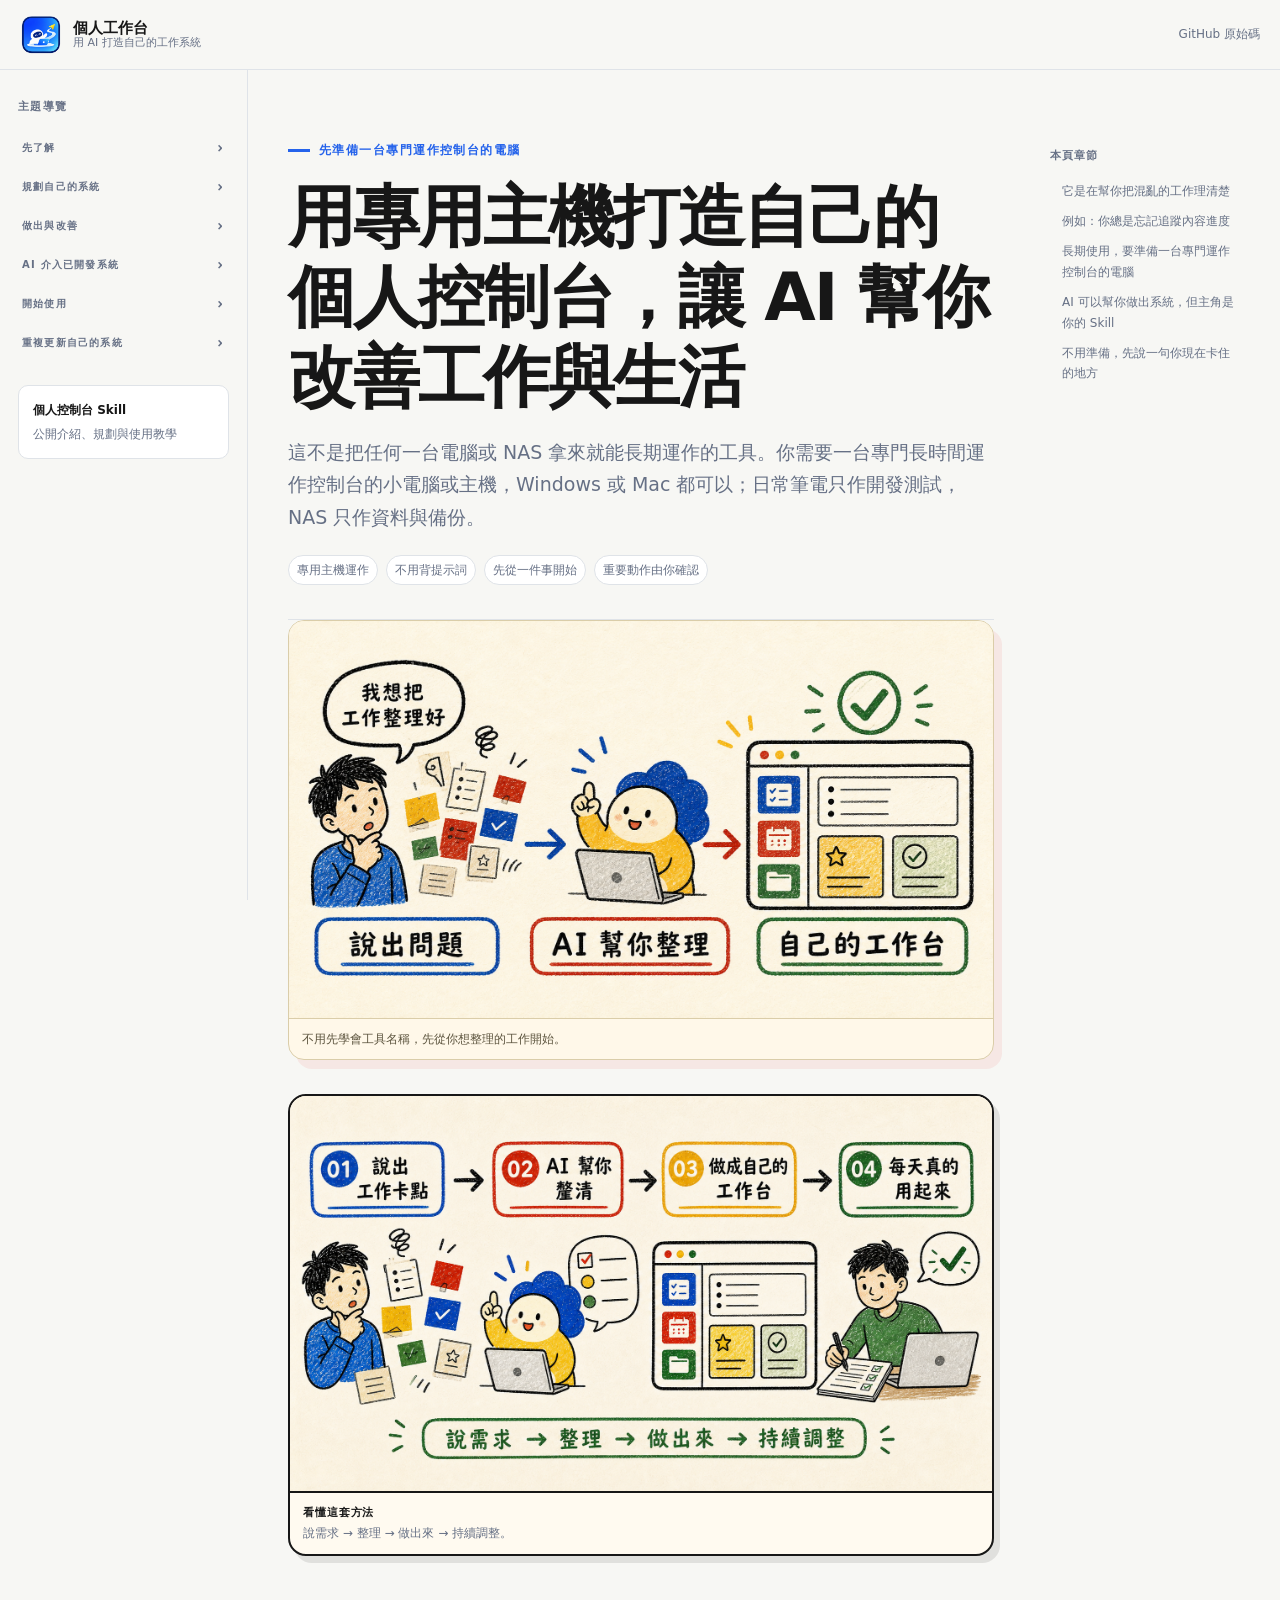
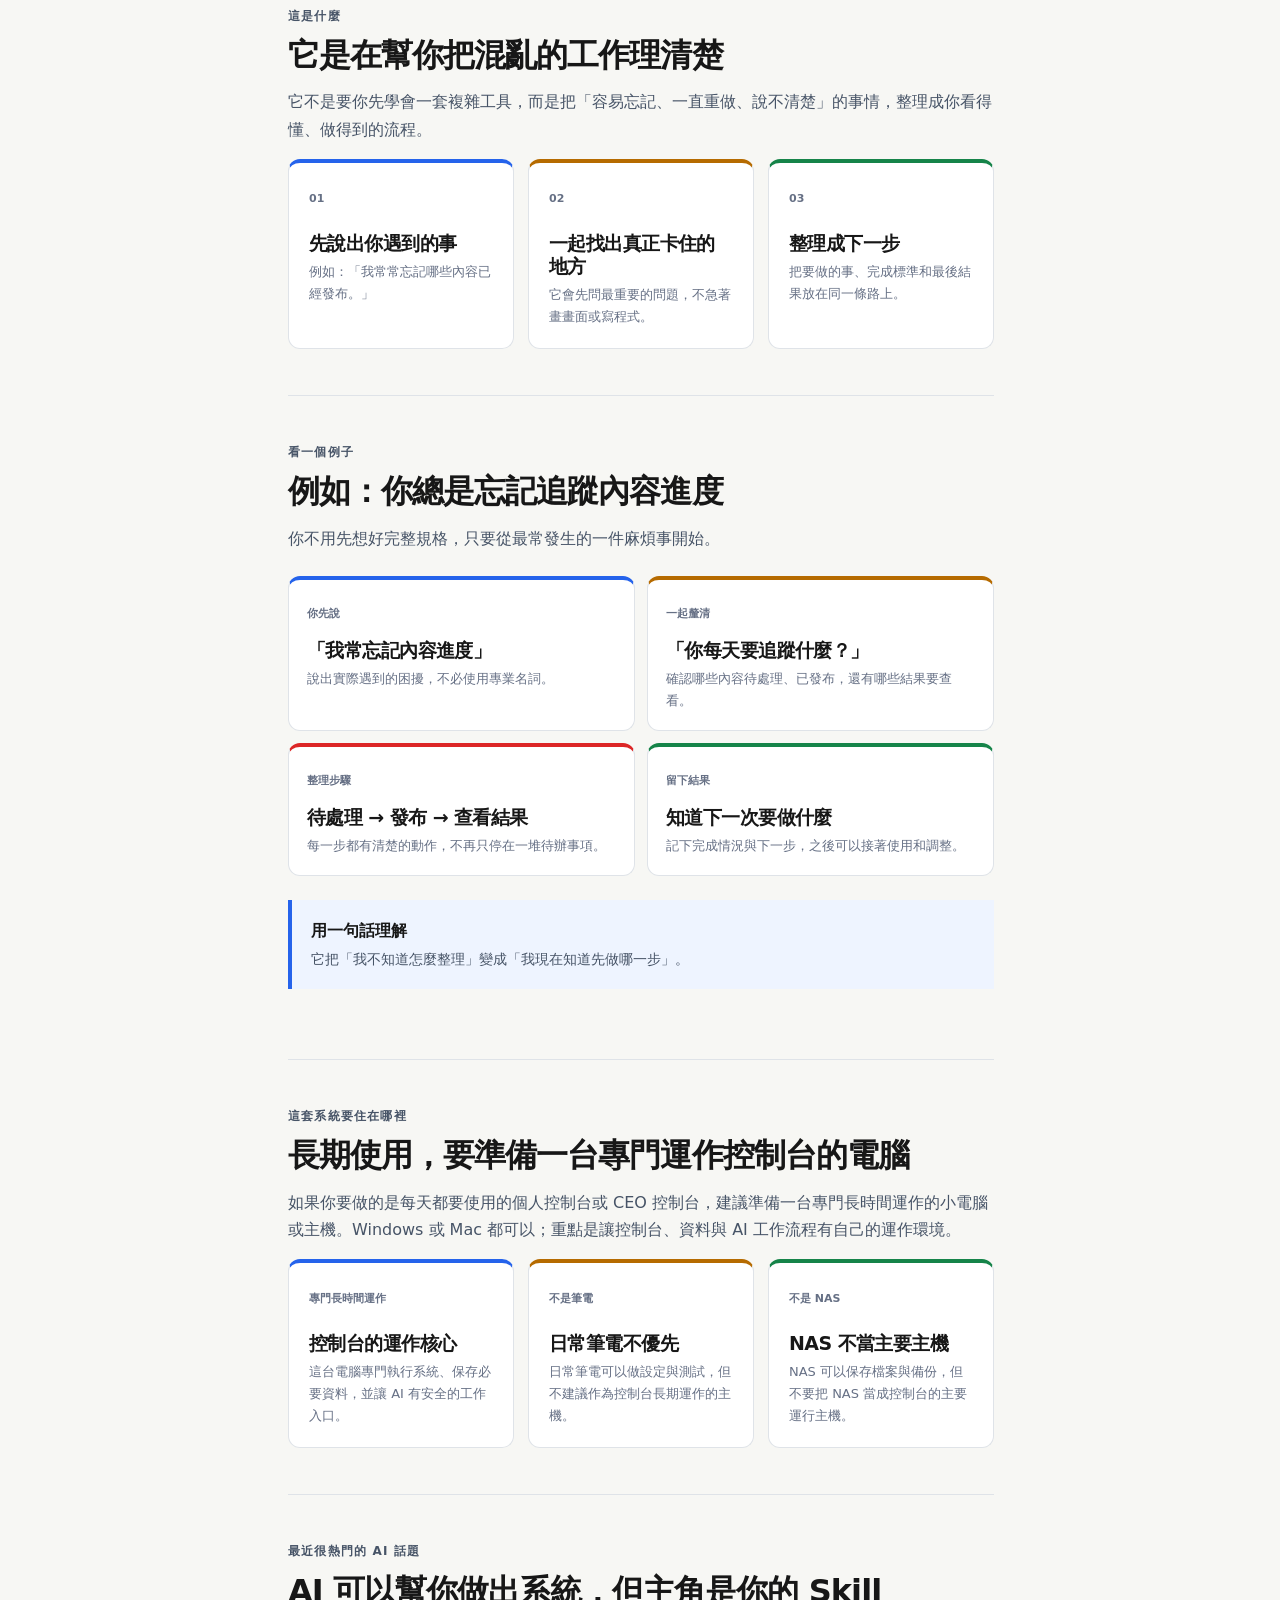
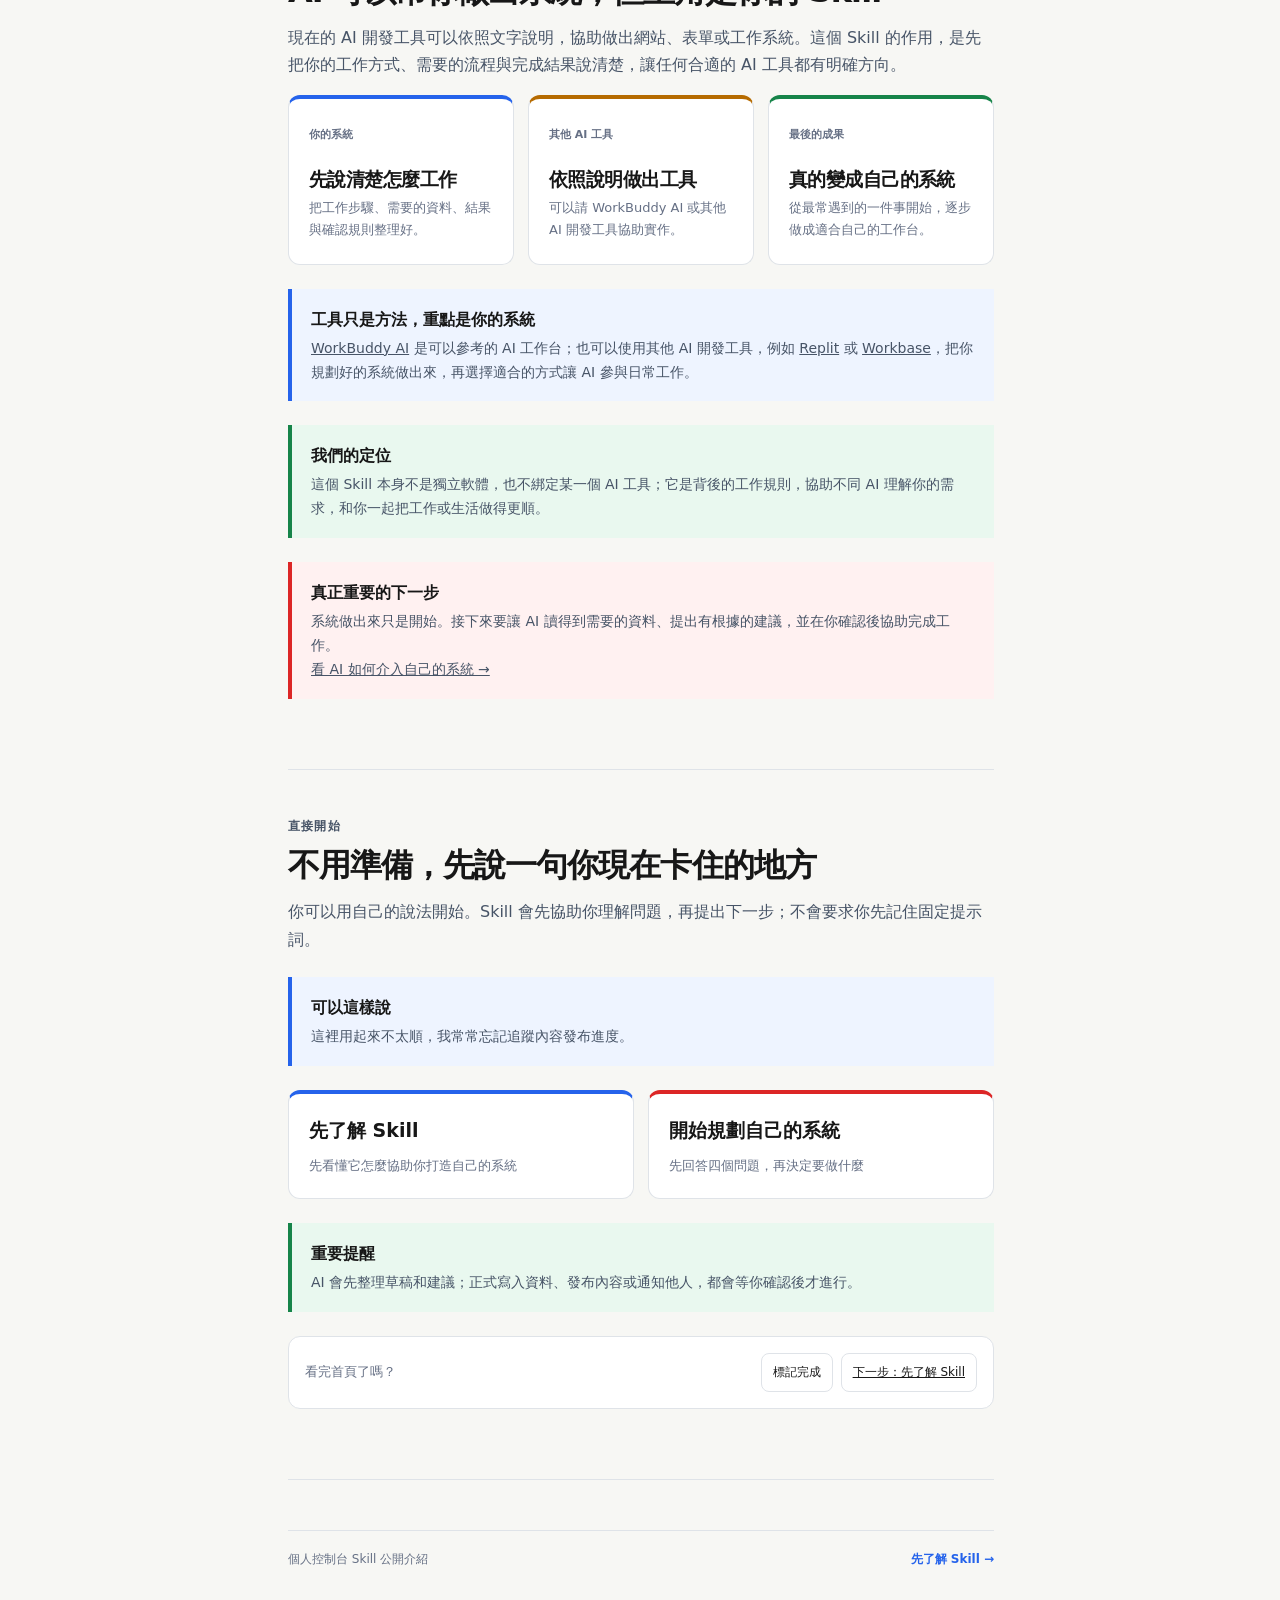
<file: docs/index.html>
<!doctype html>
<html lang="zh-Hant">
<head>
  <meta charset="utf-8">
  <meta name="viewport" content="width=device-width, initial-scale=1">
  <meta name="description" content="用白話了解個人工作台 Skill：把不順手、容易忘記的工作整理成清楚的步驟與下一步。">
  <title>個人工作台 Skill 文件中心</title>
  <link rel="stylesheet" href="styles.css">
</head>
<body data-page="index" data-title="Skill 文件中心">
  <a class="skip-link" href="#main">跳到主要內容</a>
  <header class="site-header" data-site-header></header>
  <aside class="site-sidebar" data-site-sidebar></aside>
  <div class="sidebar-overlay" data-sidebar-overlay></div>

  <main class="doc-main" id="main">
    <div class="doc-wrap">
      <article data-doc>
        <header class="article-header">
          <p class="eyebrow">先準備一台專門運作控制台的電腦</p>
          <h1 class="article-title">用專用主機打造自己的個人控制台，讓 AI 幫你改善工作與生活</h1>
          <p class="article-lede">這不是把任何一台電腦或 NAS 拿來就能長期運作的工具。你需要一台專門長時間運作控制台的小電腦或主機，Windows 或 Mac 都可以；日常筆電只作開發測試，NAS 只作資料與備份。</p>
          <div class="article-meta">
            <span class="tag">專用主機運作</span>
            <span class="tag">不用背提示詞</span>
            <span class="tag">先從一件事開始</span>
            <span class="tag">重要動作由你確認</span>
          </div>
        </header>

        <figure class="hero-figure" aria-label="自己的 Skill 協助打造個人工作台的示意圖">
          <img src="assets/hero-personal-skill.png" alt="手繪人物說出工作問題，AI 協助整理成自己的工作台" loading="eager">
          <figcaption>不用先學會工具名稱，先從你想整理的工作開始。</figcaption>
        </figure>

        <section class="page-visual" aria-label="白話使用流程">
          <figure class="visual-card diagram-card">
            <img src="assets/guide-personal-skill.png" alt="手繪四步驟說明從說出工作卡點、AI 釐清、做成工作台到每天使用" loading="lazy">
            <figcaption><span class="visual-label">看懂這套方法</span>說需求 → 整理 → 做出來 → 持續調整。</figcaption>
          </figure>
        </section>

        <section class="content-section" id="what">
          <p class="section-label">這是什麼</p>
          <h2>它是在幫你把混亂的工作理清楚</h2>
          <p class="section-lede">它不是要你先學會一套複雜工具，而是把「容易忘記、一直重做、說不清楚」的事情，整理成你看得懂、做得到的流程。</p>
          <div class="info-grid">
            <div class="info-card">
              <span class="index-number">01</span>
              <h3>先說出你遇到的事</h3>
              <p>例如：「我常常忘記哪些內容已經發布。」</p>
            </div>
            <div class="info-card">
              <span class="index-number">02</span>
              <h3>一起找出真正卡住的地方</h3>
              <p>它會先問最重要的問題，不急著畫畫面或寫程式。</p>
            </div>
            <div class="info-card">
              <span class="index-number">03</span>
              <h3>整理成下一步</h3>
              <p>把要做的事、完成標準和最後結果放在同一條路上。</p>
            </div>
          </div>
        </section>

        <section class="content-section" id="example">
          <p class="section-label">看一個例子</p>
          <h2>例如：你總是忘記追蹤內容進度</h2>
          <p class="section-lede">你不用先想好完整規格，只要從最常發生的一件麻煩事開始。</p>
          <div class="case-brief-grid">
            <div class="case-brief">
              <span class="index-number">你先說</span>
              <h3>「我常忘記內容進度」</h3>
              <p>說出實際遇到的困擾，不必使用專業名詞。</p>
            </div>
            <div class="case-brief">
              <span class="index-number">一起釐清</span>
              <h3>「你每天要追蹤什麼？」</h3>
              <p>確認哪些內容待處理、已發布，還有哪些結果要查看。</p>
            </div>
            <div class="case-brief">
              <span class="index-number">整理步驟</span>
              <h3>待處理 → 發布 → 查看結果</h3>
              <p>每一步都有清楚的動作，不再只停在一堆待辦事項。</p>
            </div>
            <div class="case-brief">
              <span class="index-number">留下結果</span>
              <h3>知道下一次要做什麼</h3>
              <p>記下完成情況與下一步，之後可以接著使用和調整。</p>
            </div>
          </div>
          <div class="callout">
            <strong>用一句話理解</strong>
            <p>它把「我不知道怎麼整理」變成「我現在知道先做哪一步」。</p>
          </div>
        </section>

        <section class="content-section" id="host">
          <p class="section-label">這套系統要住在哪裡</p>
          <h2>長期使用，要準備一台專門運作控制台的電腦</h2>
          <p class="section-lede">如果你要做的是每天都要使用的個人控制台或 CEO 控制台，建議準備一台專門長時間運作的小電腦或主機。Windows 或 Mac 都可以；重點是讓控制台、資料與 AI 工作流程有自己的運作環境。</p>
          <div class="info-grid">
            <div class="info-card">
              <span class="index-number">專門長時間運作</span>
              <h3>控制台的運作核心</h3>
              <p>這台電腦專門執行系統、保存必要資料，並讓 AI 有安全的工作入口。</p>
            </div>
            <div class="info-card">
              <span class="index-number">不是筆電</span>
              <h3>日常筆電不優先</h3>
              <p>日常筆電可以做設定與測試，但不建議作為控制台長期運作的主機。</p>
            </div>
            <div class="info-card">
              <span class="index-number">不是 NAS</span>
              <h3>NAS 不當主要主機</h3>
              <p>NAS 可以保存檔案與備份，但不要把 NAS 當成控制台的主要運行主機。</p>
            </div>
          </div>
        </section>

        <section class="content-section" id="why-now">
          <p class="section-label">最近很熱門的 AI 話題</p>
          <h2>AI 可以幫你做出系統，但主角是你的 Skill</h2>
          <p class="section-lede">現在的 AI 開發工具可以依照文字說明，協助做出網站、表單或工作系統。這個 Skill 的作用，是先把你的工作方式、需要的流程與完成結果說清楚，讓任何合適的 AI 工具都有明確方向。</p>
          <div class="info-grid">
            <div class="info-card">
              <span class="index-number">你的系統</span>
              <h3>先說清楚怎麼工作</h3>
              <p>把工作步驟、需要的資料、結果與確認規則整理好。</p>
            </div>
            <div class="info-card">
              <span class="index-number">其他 AI 工具</span>
              <h3>依照說明做出工具</h3>
              <p>可以請 WorkBuddy AI 或其他 AI 開發工具協助實作。</p>
            </div>
            <div class="info-card">
              <span class="index-number">最後的成果</span>
              <h3>真的變成自己的系統</h3>
              <p>從最常遇到的一件事開始，逐步做成適合自己的工作台。</p>
            </div>
          </div>
          <div class="callout blue">
            <strong>工具只是方法，重點是你的系統</strong>
            <p><a href="https://www.workbuddy.cn/work/" target="_blank" rel="noopener">WorkBuddy AI</a> 是可以參考的 AI 工作台；也可以使用其他 AI 開發工具，例如 <a href="https://replit.com/usecases/ai-app-builder" target="_blank" rel="noopener">Replit</a> 或 <a href="https://www.workbase.com/" target="_blank" rel="noopener">Workbase</a>，把你規劃好的系統做出來，再選擇適合的方式讓 AI 參與日常工作。</p>
          </div>
          <div class="callout green">
            <strong>我們的定位</strong>
            <p>這個 Skill 本身不是獨立軟體，也不綁定某一個 AI 工具；它是背後的工作規則，協助不同 AI 理解你的需求，和你一起把工作或生活做得更順。</p>
          </div>
          <div class="callout red">
            <strong>真正重要的下一步</strong>
            <p>系統做出來只是開始。接下來要讓 AI 讀得到需要的資料、提出有根據的建議，並在你確認後協助完成工作。</p>
            <p><a href="overview.html#ai-in-system">看 AI 如何介入自己的系統 →</a></p>
          </div>
        </section>

        <section class="content-section" id="start">
          <p class="section-label">直接開始</p>
          <h2>不用準備，先說一句你現在卡住的地方</h2>
          <p class="section-lede">你可以用自己的說法開始。Skill 會先協助你理解問題，再提出下一步；不會要求你先記住固定提示詞。</p>
          <div class="callout blue">
            <strong>可以這樣說</strong>
            <p>這裡用起來不太順，我常常忘記追蹤內容發布進度。</p>
          </div>
          <div class="path-choice">
            <a class="choice-card" href="overview.html">
              <strong>先了解 Skill</strong>
              <span>先看懂它怎麼協助你打造自己的系統</span>
            </a>
            <a class="choice-card" href="blueprint.html">
              <strong>開始規劃自己的系統</strong>
              <span>先回答四個問題，再決定要做什麼</span>
            </a>
          </div>
          <div class="callout green">
            <strong>重要提醒</strong>
            <p>AI 會先整理草稿和建議；正式寫入資料、發布內容或通知他人，都會等你確認後才進行。</p>
          </div>
          <div class="progress-panel">
            <p>看完首頁了嗎？</p>
            <div class="progress-actions">
              <button class="progress-button" type="button" data-progress-key="index">標記完成</button>
              <a class="text-button" href="overview.html">下一步：先了解 Skill</a>
            </div>
          </div>
        </section>

        <footer class="page-footer">
          <span>個人控制台 Skill 公開介紹</span>
          <a href="overview.html">先了解 Skill →</a>
        </footer>
      </article>
      <aside class="toc" data-toc></aside>
    </div>
  </main>

  <button class="back-top" type="button" data-back-top>回到頂端 ↑</button>
  <noscript><p>請啟用 JavaScript 以使用文件導覽與閱讀進度功能</p></noscript>
  <script src="app.js" defer></script>
</body>
</html>
</file>
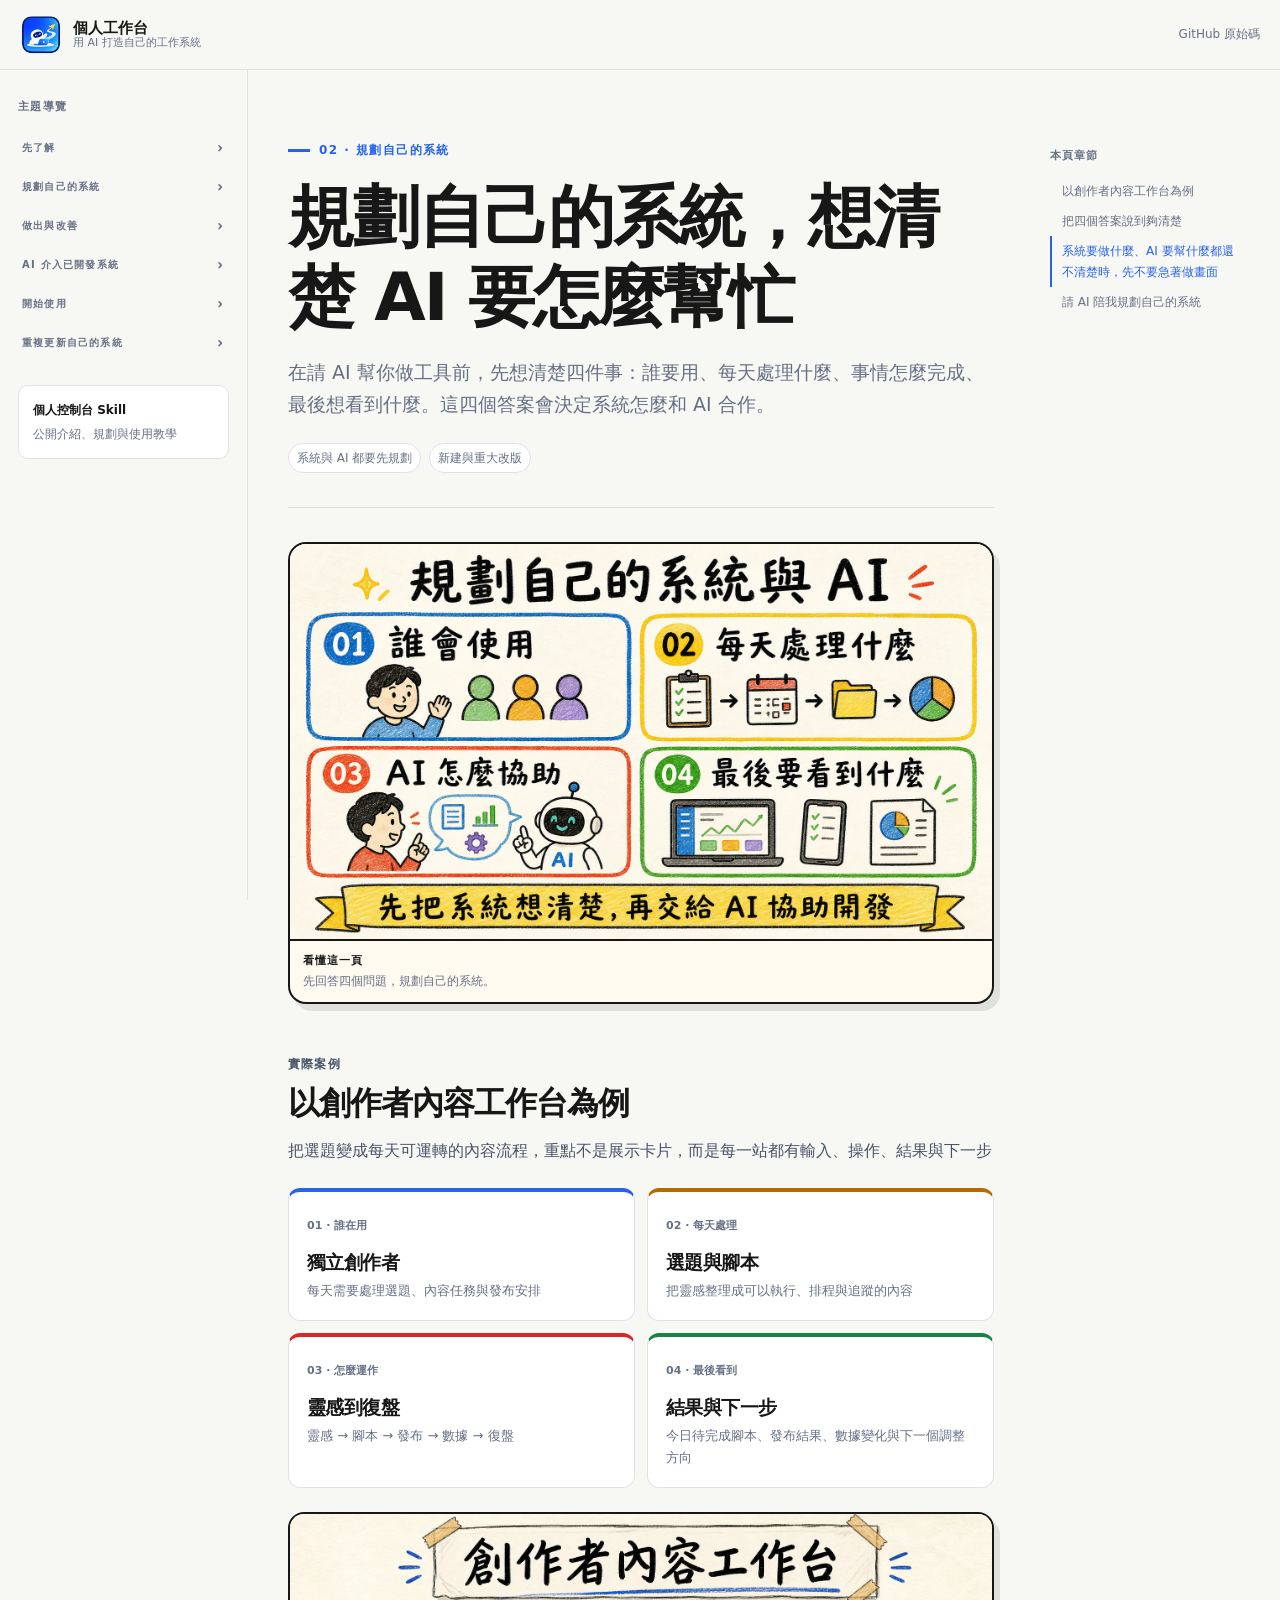
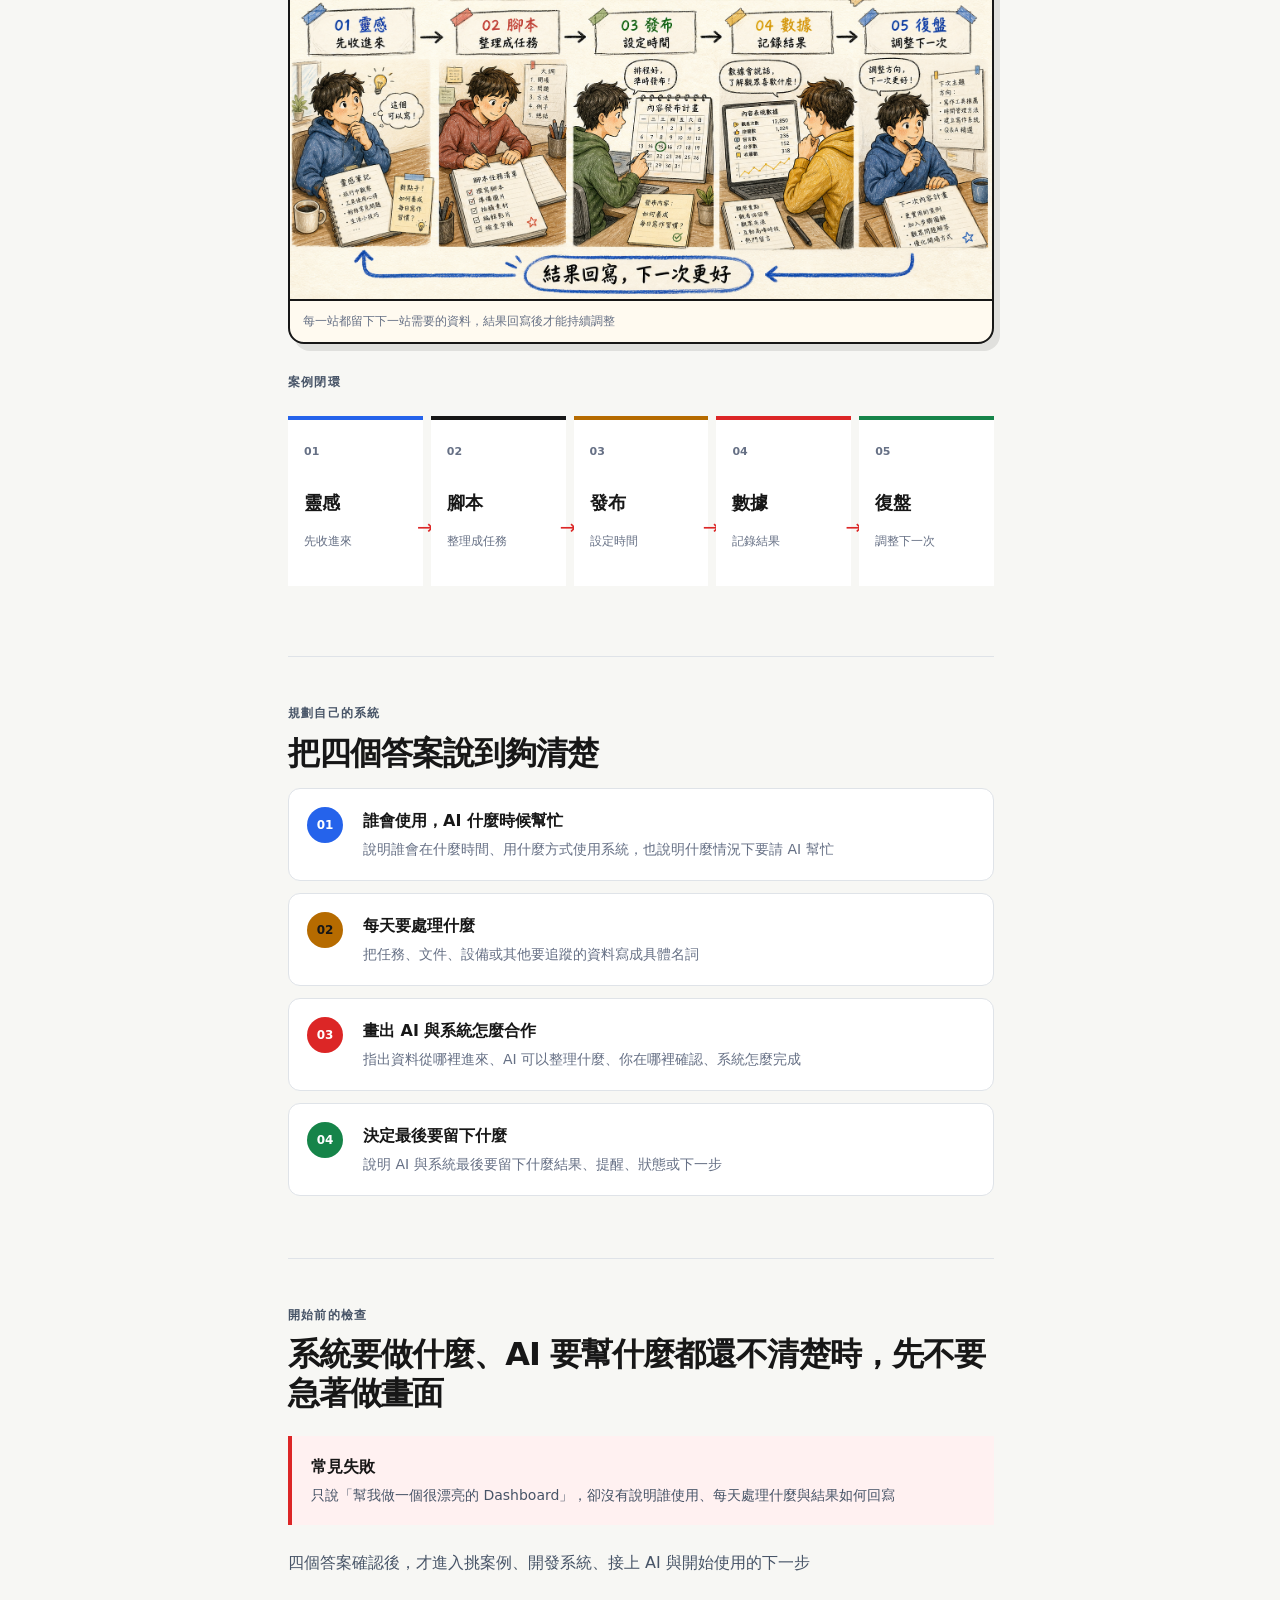
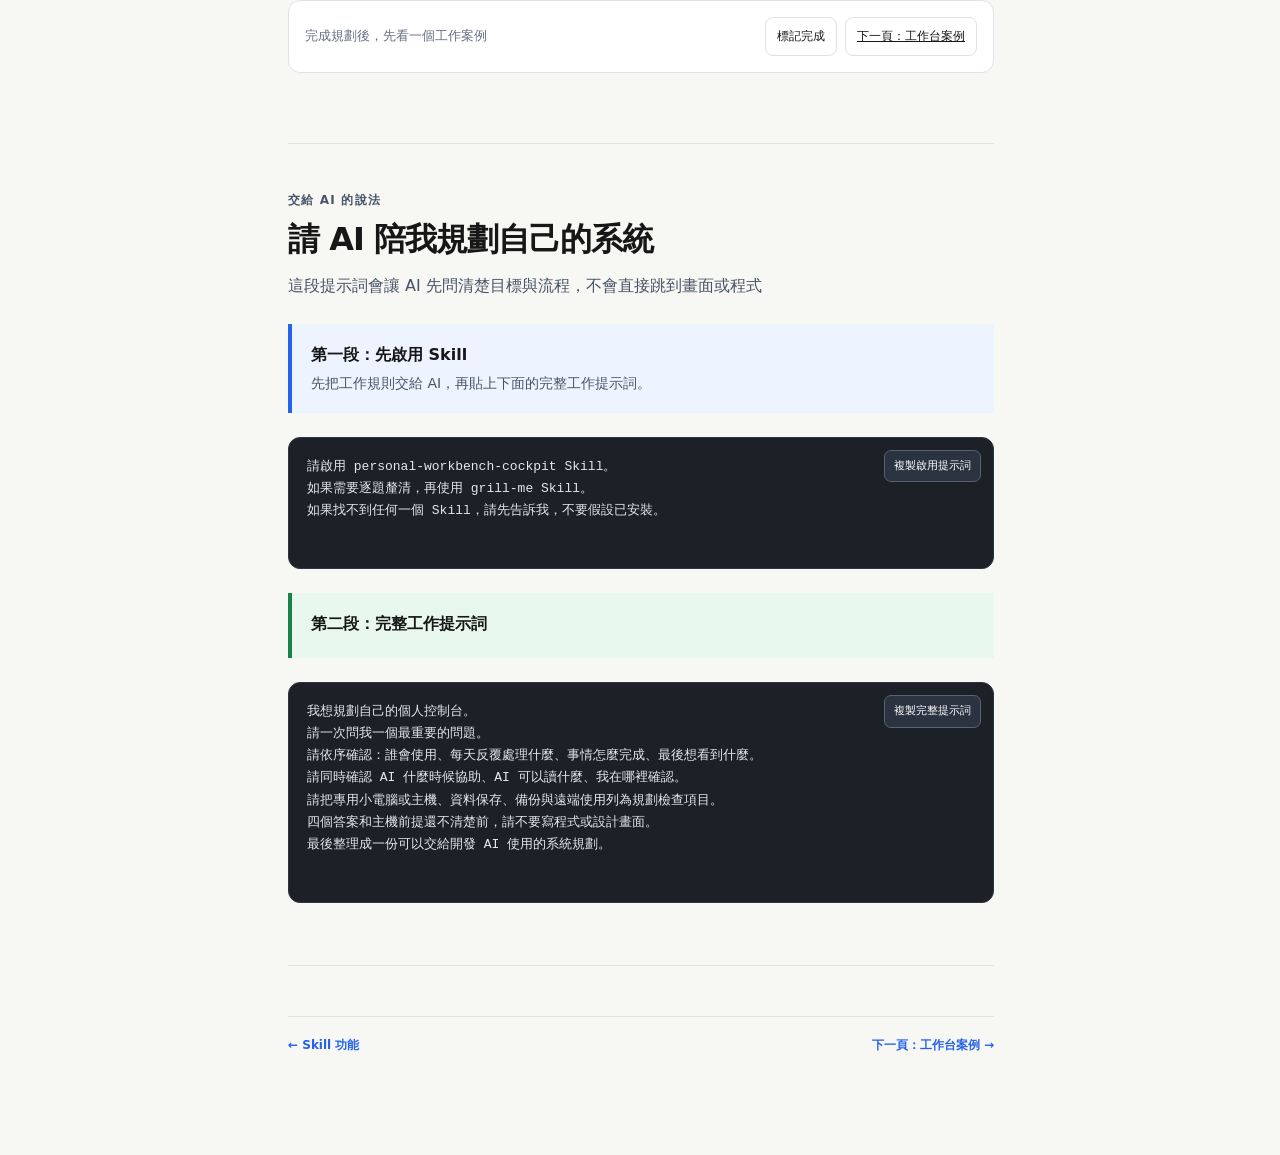
<file: docs/blueprint.html>
<!doctype html>
<html lang="zh-Hant"><head><meta charset="utf-8"><meta name="viewport" content="width=device-width, initial-scale=1"><meta name="description" content="規劃自己的系統前，先回答四個問題"><title>規劃自己的系統｜個人工作台</title><link rel="stylesheet" href="styles.css"></head>
<body data-page="blueprint" data-title="規劃自己的系統"><a class="skip-link" href="#main">跳到主要內容</a><header class="site-header" data-site-header></header><aside class="site-sidebar" data-site-sidebar></aside><div class="sidebar-overlay" data-sidebar-overlay></div><main class="doc-main" id="main"><div class="doc-wrap"><article data-doc><header class="article-header"><p class="eyebrow">02 · 規劃自己的系統</p><h1 class="article-title">規劃自己的系統，想清楚 AI 要怎麼幫忙</h1><p class="article-lede">在請 AI 幫你做工具前，先想清楚四件事：誰要用、每天處理什麼、事情怎麼完成、最後想看到什麼。這四個答案會決定系統怎麼和 AI 合作。</p><div class="article-meta"><span class="tag">系統與 AI 都要先規劃</span><span class="tag">新建與重大改版</span></div></header><section class="content-section" id="example"><p class="section-label">實際案例</p><h2>以一個個人工作系統為例</h2><div class="hero-panel"><div><h3>把一件反覆工作變成 AI 與系統都能照著做的流程</h3><p>使用者每天處理一件反覆工作，從資料進入開始，經過 AI 整理、使用者確認、系統執行，最後留下結果供下一次調整</p><div class="callout green"><strong>最後要看到</strong><p>今日待完成腳本、已發布內容、數據變化、待追蹤事項與下一個選題方向</p></div></div><figure class="editorial-figure"><img src="assets/blueprint-editorial.png" alt="人物整理筆記、日程與工作流程的手繪插圖"><figcaption>先把人、事、流程與結果接起來</figcaption></figure></div></section><section class="content-section" id="answer"><p class="section-label">規劃自己的系統</p><h2>把四個答案說到夠清楚</h2><ol class="step-list"><li><div><strong>誰會使用，AI 什麼時候幫忙</strong><p>說明誰會在什麼時間、用什麼方式使用系統，也說明什麼情況下要請 AI 幫忙</p></div></li><li><div><strong>每天要處理什麼</strong><p>把任務、文件、設備或其他要追蹤的資料寫成具體名詞</p></div></li><li><div><strong>畫出 AI 與系統怎麼合作</strong><p>指出資料從哪裡進來、AI 可以整理什麼、你在哪裡確認、系統怎麼完成</p></div></li><li><div><strong>決定最後要留下什麼</strong><p>說明 AI 與系統最後要留下什麼結果、提醒、狀態或下一步</p></div></li></ol></section><section class="content-section" id="gate"><p class="section-label">開始前的檢查</p><h2>系統要做什麼、AI 要幫什麼都還不清楚時，先不要急著做畫面</h2><div class="callout red"><strong>常見失敗</strong><p>只說「幫我做一個很漂亮的 Dashboard」，卻沒有說明誰使用、每天處理什麼與結果如何回寫</p></div><p>四個答案確認後，才進入挑案例、開發系統、接上 AI 與開始使用的下一步</p><div class="progress-panel"><p>完成規劃後，先看一個工作案例</p><div class="progress-actions"><button class="progress-button" type="button" data-progress-key="blueprint">標記完成</button><a class="text-button" href="templates.html">下一頁：工作台案例</a></div></div></section><footer class="page-footer"><a href="overview.html">← Skill 功能</a><a href="templates.html">下一頁：工作台案例 →</a></footer></article><aside class="toc" data-toc></aside></div></main><button class="back-top" type="button" data-back-top>回到頂端 ↑</button><script src="app.js" defer></script></body></html>
</file>
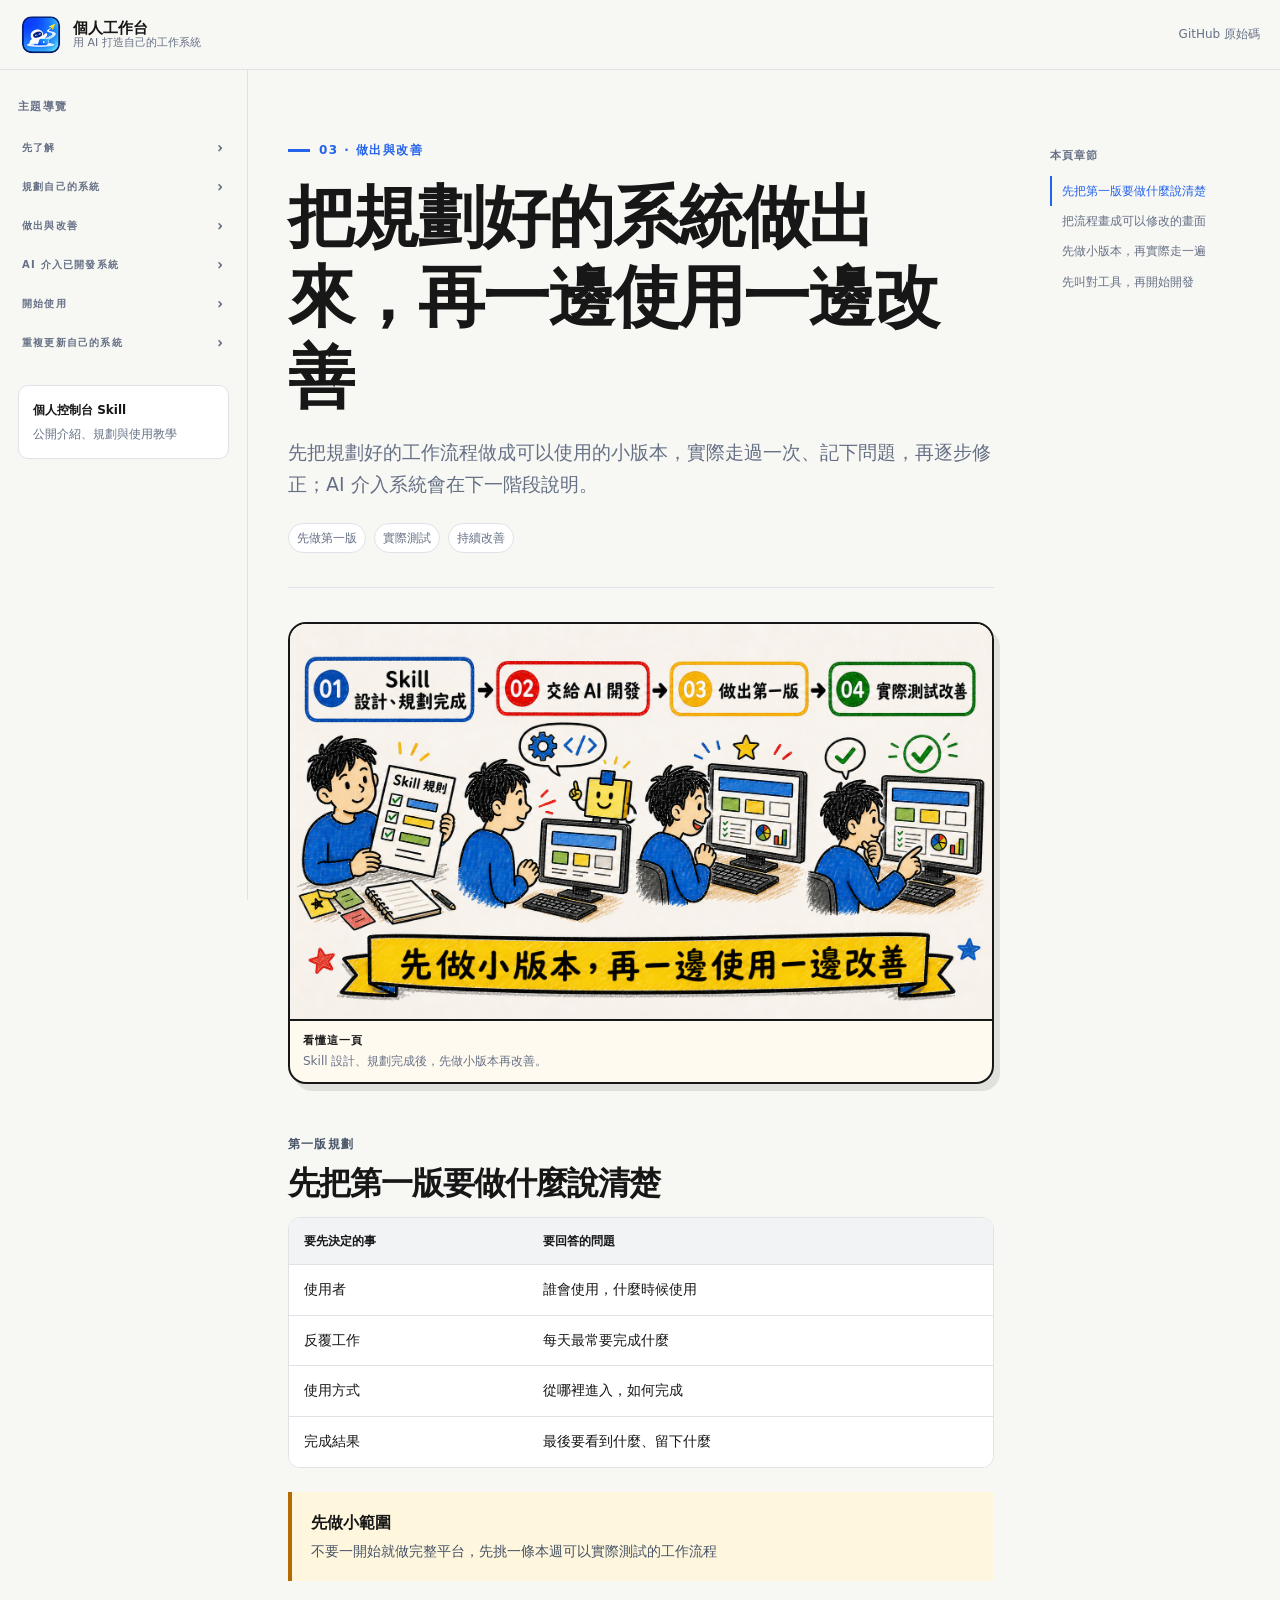
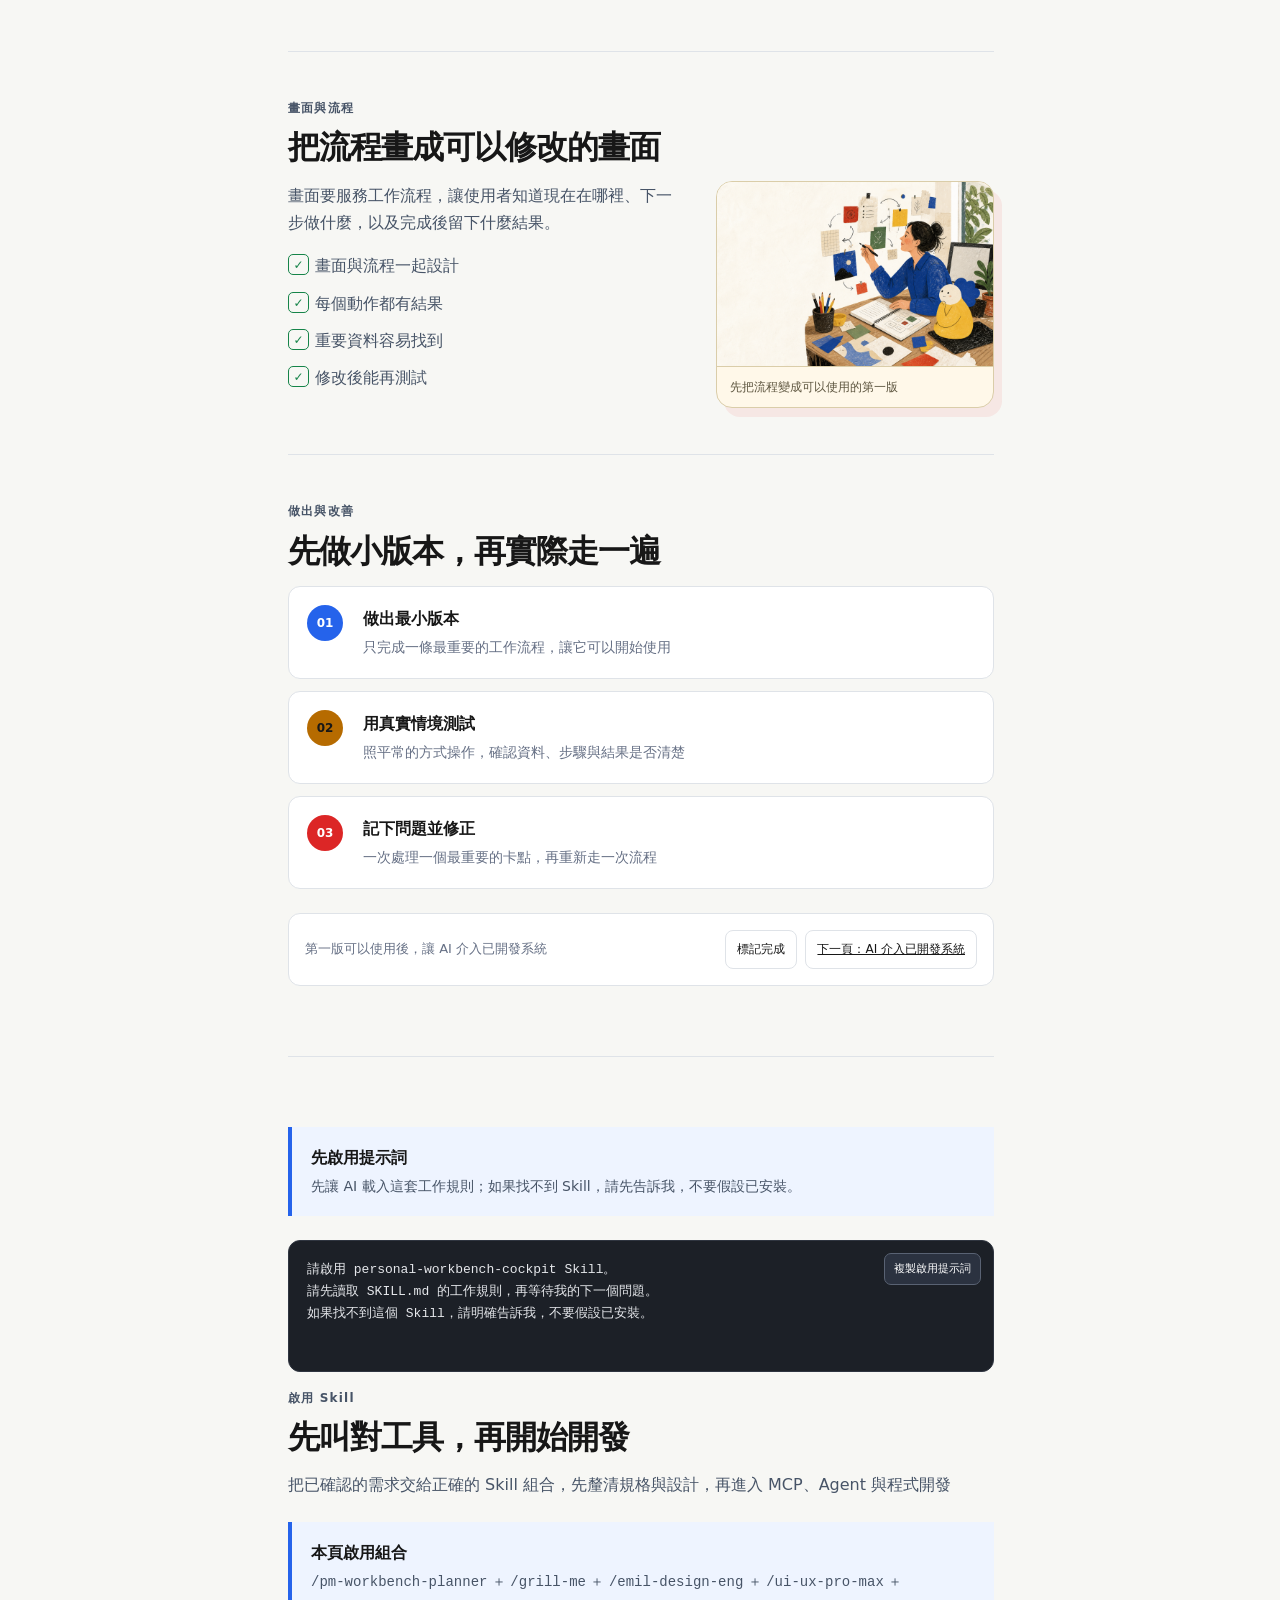
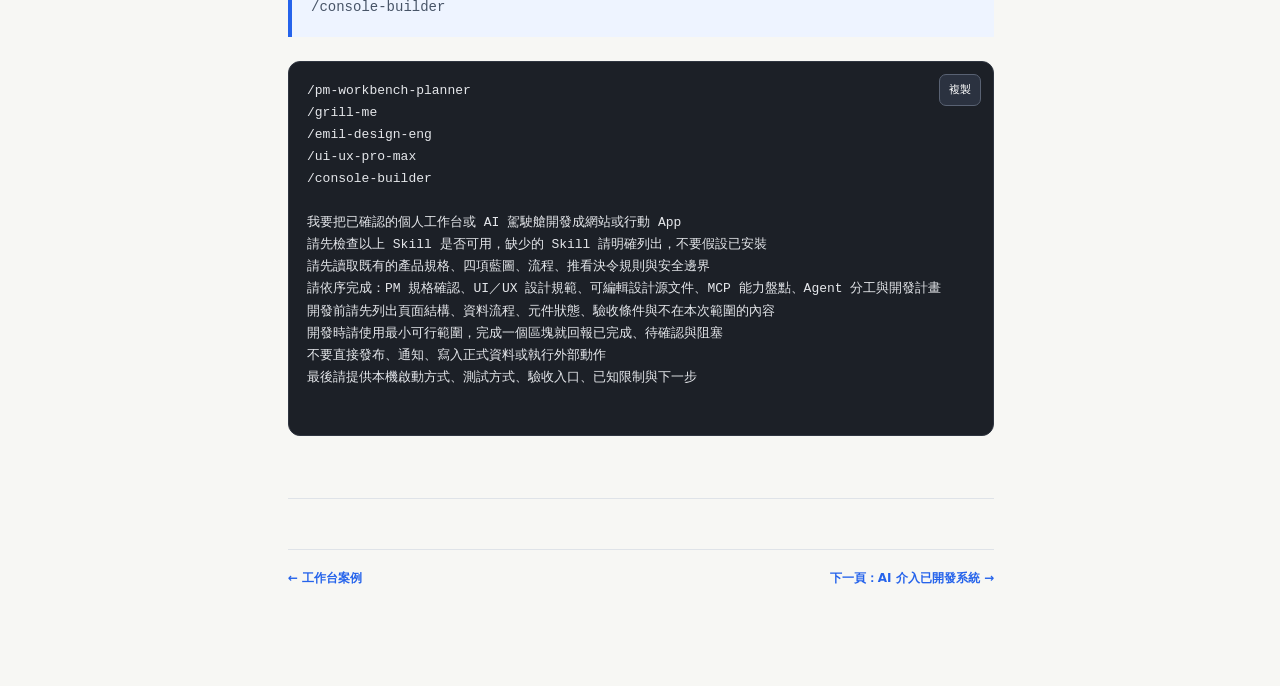
<file: docs/build.html>
<!doctype html>
<html lang="zh-Hant"><head><meta charset="utf-8"><meta name="viewport" content="width=device-width, initial-scale=1"><meta name="description" content="把規劃好的工作系統做出第一版並持續改善"><title>做出與改善｜個人工作台</title><link rel="stylesheet" href="styles.css"></head>
<body data-page="build" data-title="做出與改善"><a class="skip-link" href="#main">跳到主要內容</a><header class="site-header" data-site-header></header><aside class="site-sidebar" data-site-sidebar></aside><div class="sidebar-overlay" data-sidebar-overlay></div><main class="doc-main" id="main"><div class="doc-wrap"><article data-doc><header class="article-header"><p class="eyebrow">03 · 做出與改善</p><h1 class="article-title">把規劃好的系統做出來，再一邊使用一邊改善</h1><p class="article-lede">先把規劃好的工作流程做成可以使用的小版本，實際走過一次、記下問題，再逐步修正；AI 介入系統會在下一階段說明。</p><div class="article-meta"><span class="tag">先做第一版</span><span class="tag">實際測試</span><span class="tag">持續改善</span></div></header><section class="content-section" id="pm"><p class="section-label">第一版規劃</p><h2>先把第一版要做什麼說清楚</h2><div class="table-wrap"><table class="doc-table"><thead><tr><th>要先決定的事</th><th>要回答的問題</th></tr></thead><tbody><tr><td>使用者</td><td>誰會使用，什麼時候使用</td></tr><tr><td>反覆工作</td><td>每天最常要完成什麼</td></tr><tr><td>使用方式</td><td>從哪裡進入，如何完成</td></tr><tr><td>完成結果</td><td>最後要看到什麼、留下什麼</td></tr></tbody></table></div><div class="callout yellow"><strong>先做小範圍</strong><p>不要一開始就做完整平台，先挑一條本週可以實際測試的工作流程</p></div></section><section class="content-section" id="design"><p class="section-label">畫面與流程</p><h2>把流程畫成可以修改的畫面</h2><div class="hero-panel"><div><p>畫面要服務工作流程，讓使用者知道現在在哪裡、下一步做什麼，以及完成後留下什麼結果。</p><ul class="check-list"><li>畫面與流程一起設計</li><li>每個動作都有結果</li><li>重要資料容易找到</li><li>修改後能再測試</li></ul></div><figure class="editorial-figure"><img src="assets/hero-editorial.png" alt="人物在工作桌前整理設計與工作流程的手繪插圖"><figcaption>先把流程變成可以使用的第一版</figcaption></figure></div></section><section class="content-section" id="handoff"><p class="section-label">做出與改善</p><h2>先做小版本，再實際走一遍</h2><ol class="step-list"><li><div><strong>做出最小版本</strong><p>只完成一條最重要的工作流程，讓它可以開始使用</p></div></li><li><div><strong>用真實情境測試</strong><p>照平常的方式操作，確認資料、步驟與結果是否清楚</p></div></li><li><div><strong>記下問題並修正</strong><p>一次處理一個最重要的卡點，再重新走一次流程</p></div></li></ol><div class="progress-panel"><p>第一版可以使用後，讓 AI 介入已開發系統</p><div class="progress-actions"><button class="progress-button" type="button" data-progress-key="build">標記完成</button><a class="text-button" href="cockpit.html">下一頁：AI 介入已開發系統</a></div></div></section><footer class="page-footer"><a href="templates.html">← 工作台案例</a><a href="cockpit.html">下一頁：AI 介入已開發系統 →</a></footer></article><aside class="toc" data-toc></aside></div></main><button class="back-top" type="button" data-back-top>回到頂端 ↑</button><script src="app.js" defer></script></body></html>
</file>
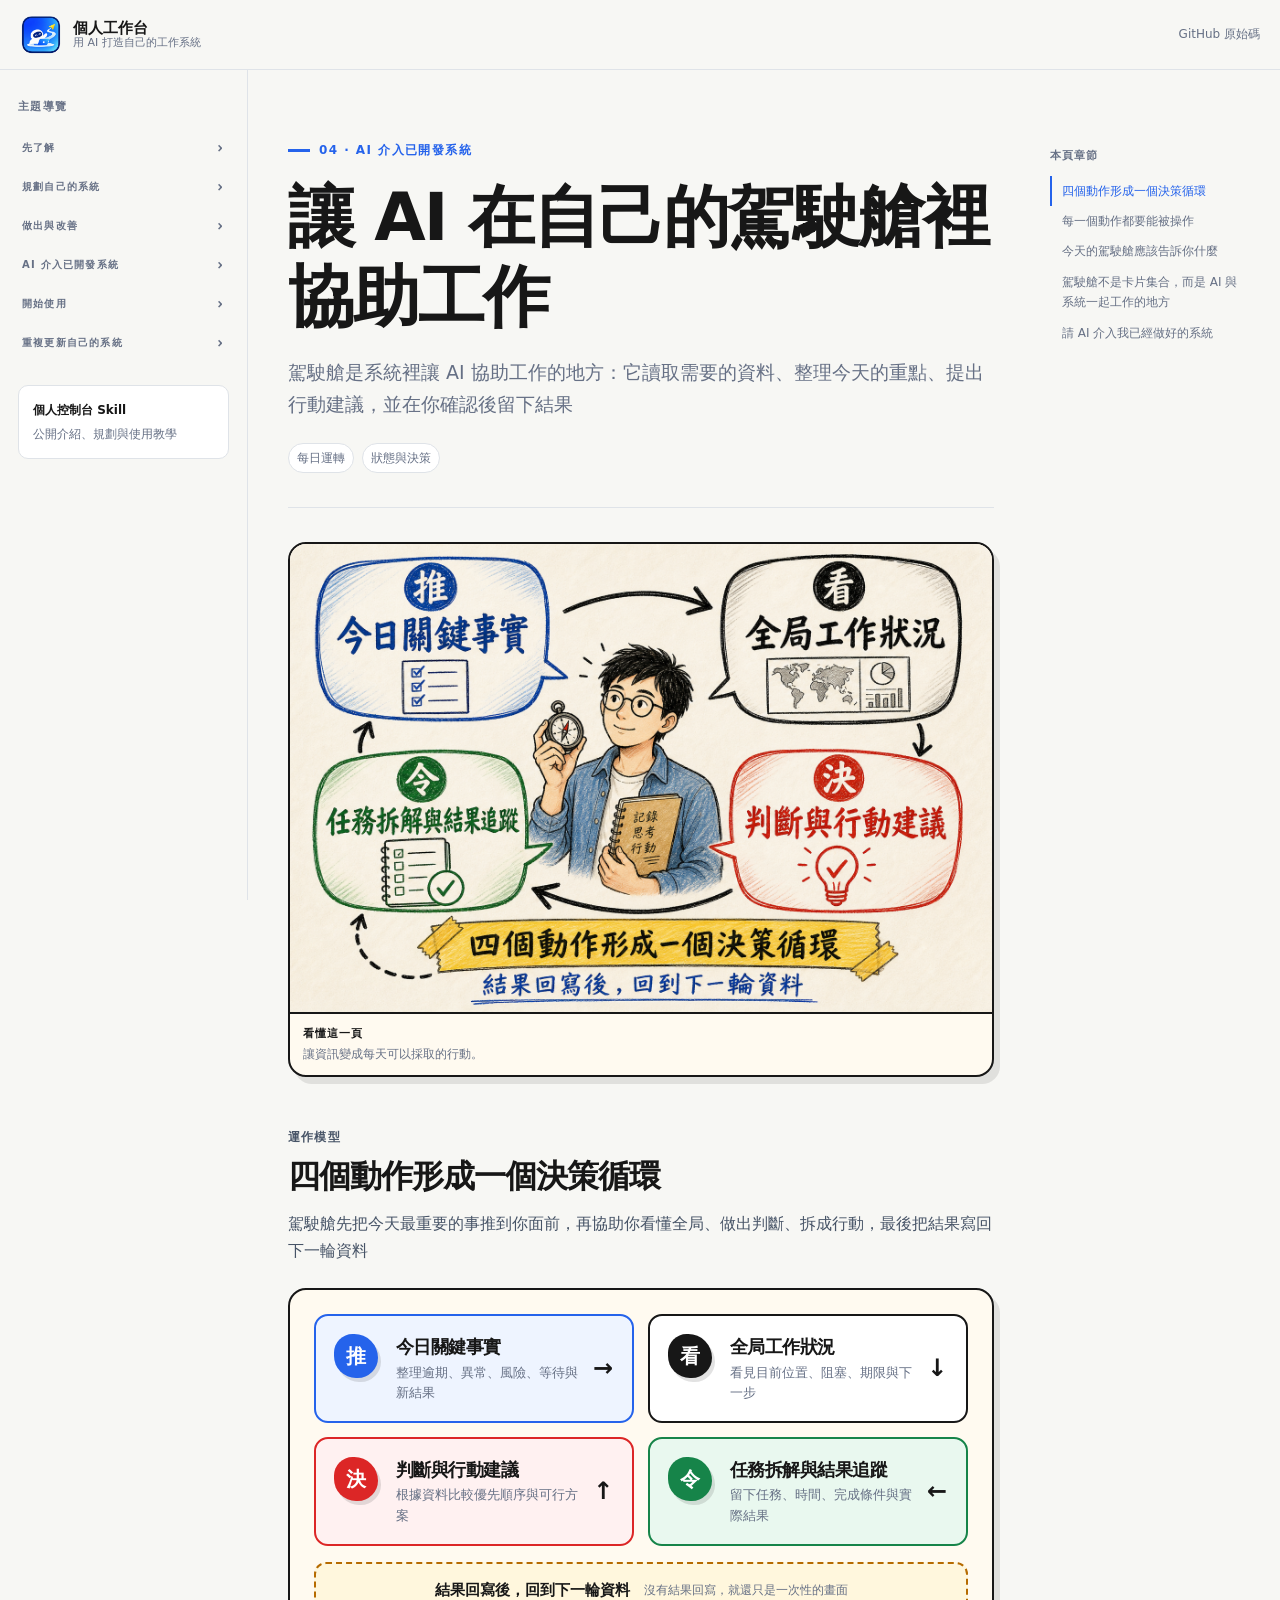
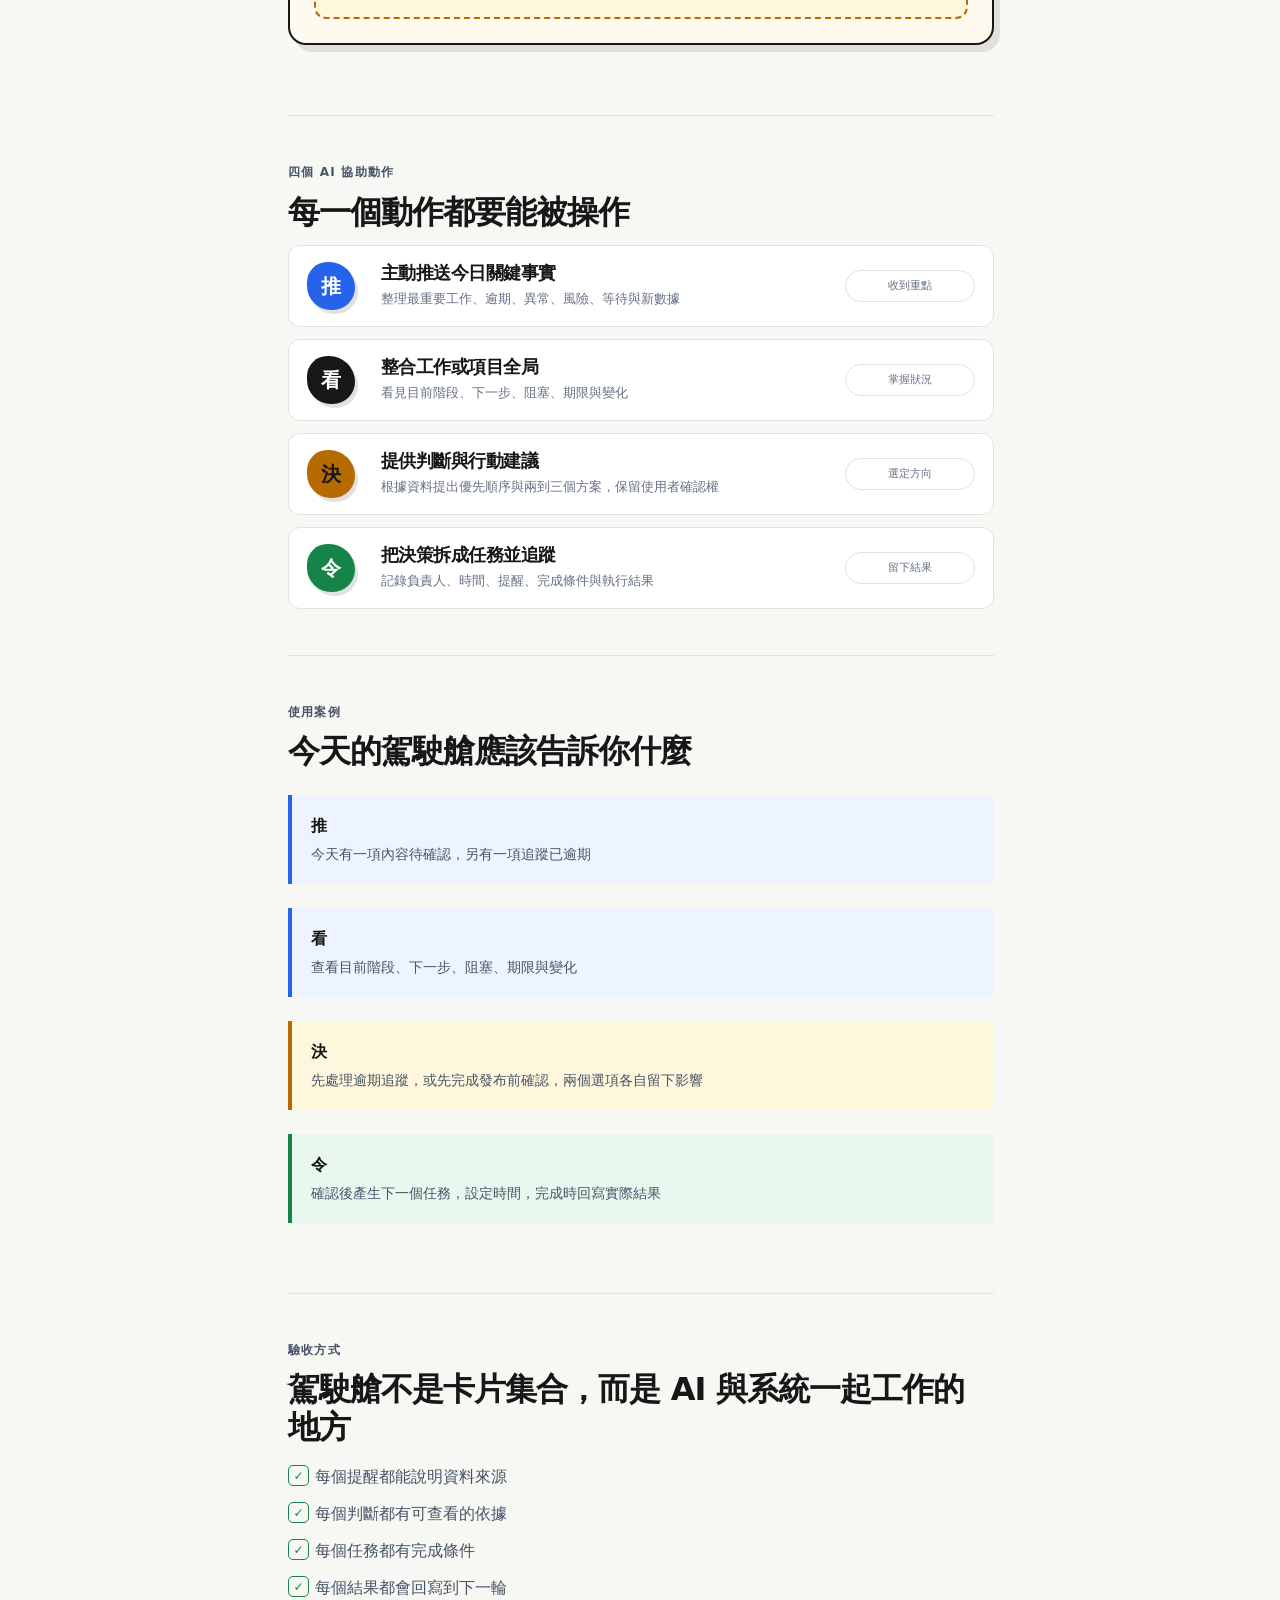
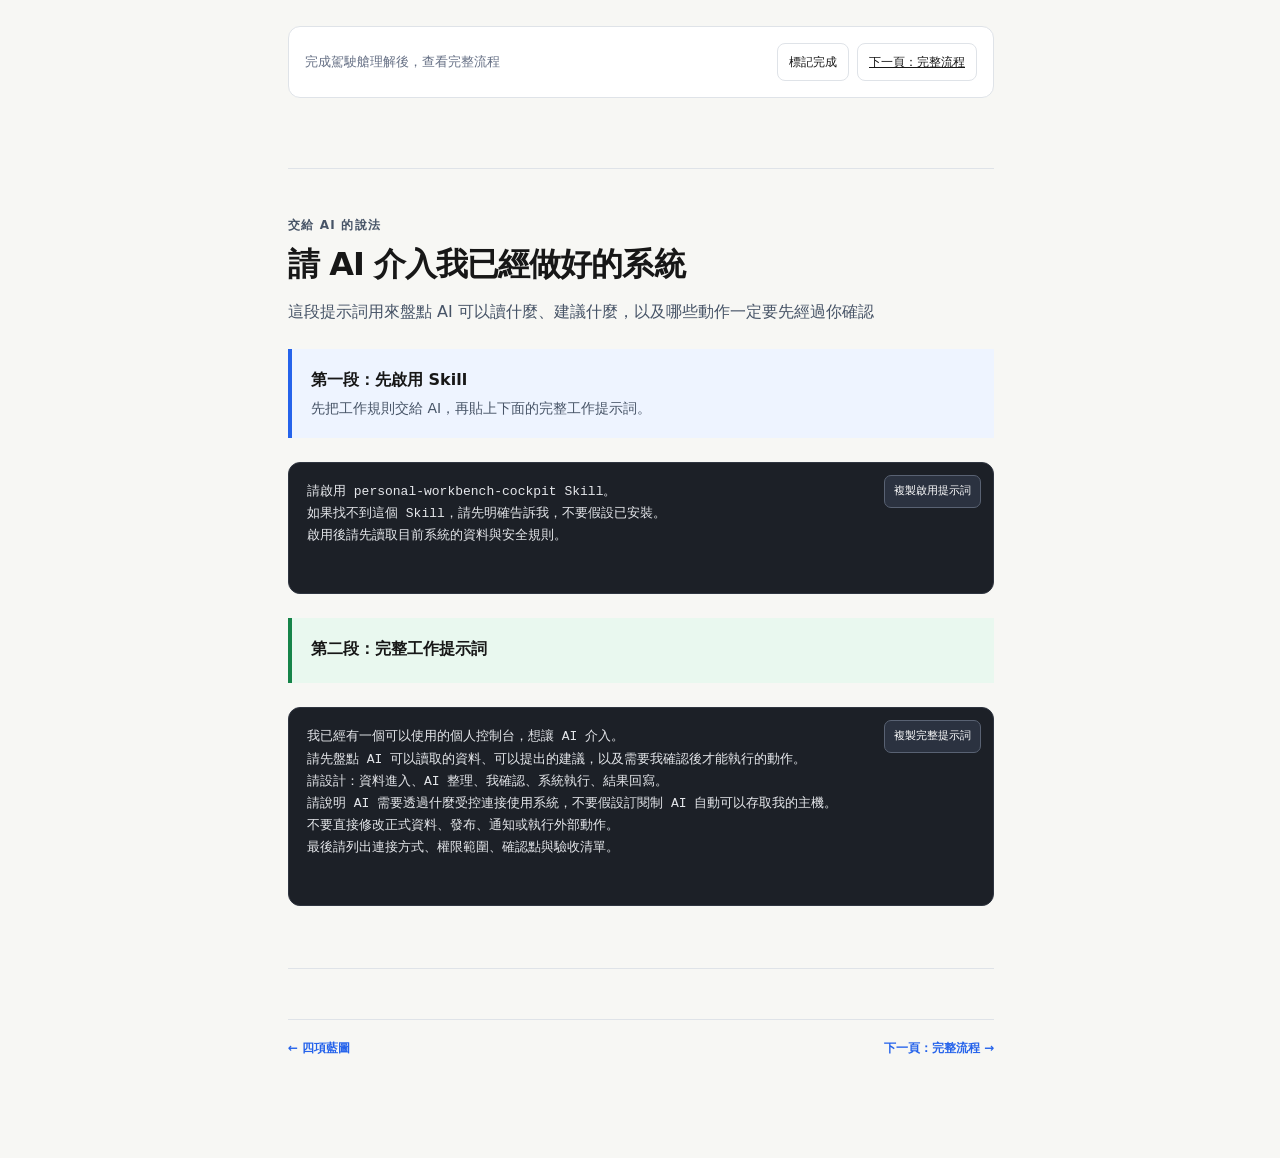
<file: docs/cockpit.html>
<!doctype html>
<html lang="zh-Hant"><head><meta charset="utf-8"><meta name="viewport" content="width=device-width, initial-scale=1"><meta name="description" content="讓 AI 在自己的駕駛艙裡協助工作"><title>推看決令｜個人駕駛艙</title><link rel="stylesheet" href="styles.css"></head>
<body data-page="cockpit" data-title="推看決令"><a class="skip-link" href="#main">跳到主要內容</a><header class="site-header" data-site-header></header><aside class="site-sidebar" data-site-sidebar></aside><div class="sidebar-overlay" data-sidebar-overlay></div><main class="doc-main" id="main"><div class="doc-wrap"><article data-doc><header class="article-header"><p class="eyebrow">04 · AI 介入已開發系統</p><h1 class="article-title">讓 AI 在自己的駕駛艙裡協助工作</h1><p class="article-lede">駕駛艙是系統裡讓 AI 協助工作的地方：它讀取需要的資料、整理今天的重點、提出行動建議，並在你確認後留下結果</p><div class="article-meta"><span class="tag">每日運轉</span><span class="tag">狀態與決策</span></div></header><section class="content-section" id="model"><p class="section-label">運作模型</p><h2>AI 如何在系統裡工作</h2><p>AI 先從系統取得允許使用的資料，再把重點推到你面前；你看懂狀況後選擇方向，AI 協助拆成任務，完成結果再寫回系統</p><div class="cycle-board" aria-label="推看決令四個動作形成決策循環"><article class="cycle-step cycle-step-push"><span class="cycle-key">推</span><div><h3>今日關鍵事實</h3><p>整理逾期、異常、風險、等待與新結果</p></div><span class="cycle-arrow" aria-hidden="true">→</span></article><article class="cycle-step cycle-step-see"><span class="cycle-key">看</span><div><h3>全局工作狀況</h3><p>看見目前位置、阻塞、期限與下一步</p></div><span class="cycle-arrow" aria-hidden="true">↓</span></article><article class="cycle-step cycle-step-decide"><span class="cycle-key">決</span><div><h3>判斷與行動建議</h3><p>根據資料比較優先順序與可行方案</p></div><span class="cycle-arrow" aria-hidden="true">↑</span></article><article class="cycle-step cycle-step-command"><span class="cycle-key">令</span><div><h3>任務拆解與結果追蹤</h3><p>留下任務、時間、完成條件與實際結果</p></div><span class="cycle-arrow" aria-hidden="true">←</span></article><div class="cycle-return"><strong>結果回寫後，回到下一輪資料</strong><span>沒有結果回寫，就還只是一次性的畫面</span></div></div></section><section class="content-section" id="four-actions"><p class="section-label">四個 AI 協助動作</p><h2>每一個動作都要能被操作</h2><div class="control-grid"><article class="control-row"><span class="control-key">推</span><div><h3>主動推送今日關鍵事實</h3><p>整理最重要工作、逾期、異常、風險、等待與新數據</p></div><span class="control-result">收到重點</span></article><article class="control-row"><span class="control-key">看</span><div><h3>整合工作或項目全局</h3><p>看見目前階段、下一步、阻塞、期限與變化</p></div><span class="control-result">掌握狀況</span></article><article class="control-row"><span class="control-key">決</span><div><h3>提供判斷與行動建議</h3><p>根據資料提出優先順序與兩到三個方案，保留使用者確認權</p></div><span class="control-result">選定方向</span></article><article class="control-row"><span class="control-key">令</span><div><h3>把決策拆成任務並追蹤</h3><p>記錄負責人、時間、提醒、完成條件與執行結果</p></div><span class="control-result">留下結果</span></article></div></section><section class="content-section" id="example"><p class="section-label">使用案例</p><h2>今天的駕駛艙應該告訴你什麼</h2><div class="callout"><strong>推</strong><p>今天有一項內容待確認，另有一項追蹤已逾期</p></div><div class="callout"><strong>看</strong><p>查看目前階段、下一步、阻塞、期限與變化</p></div><div class="callout yellow"><strong>決</strong><p>先處理逾期追蹤，或先完成發布前確認，兩個選項各自留下影響</p></div><div class="callout green"><strong>令</strong><p>確認後產生下一個任務，設定時間，完成時回寫實際結果</p></div></section><section class="content-section" id="check"><p class="section-label">驗收方式</p><h2>駕駛艙不是卡片集合，而是 AI 與系統一起工作的地方</h2><ul class="check-list"><li>每個提醒都能說明資料來源</li><li>每個判斷都有可查看的依據</li><li>每個任務都有完成條件</li><li>每個結果都會回寫到下一輪</li></ul><div class="progress-panel"><p>完成駕駛艙理解後，查看完整流程</p><div class="progress-actions"><button class="progress-button" type="button" data-progress-key="cockpit">標記完成</button><a class="text-button" href="workflow.html">下一頁：完整流程</a></div></div></section><footer class="page-footer"><a href="blueprint.html">← 四項藍圖</a><a href="workflow.html">下一頁：完整流程 →</a></footer></article><aside class="toc" data-toc></aside></div></main><button class="back-top" type="button" data-back-top>回到頂端 ↑</button><script src="app.js" defer></script></body></html>
</file>
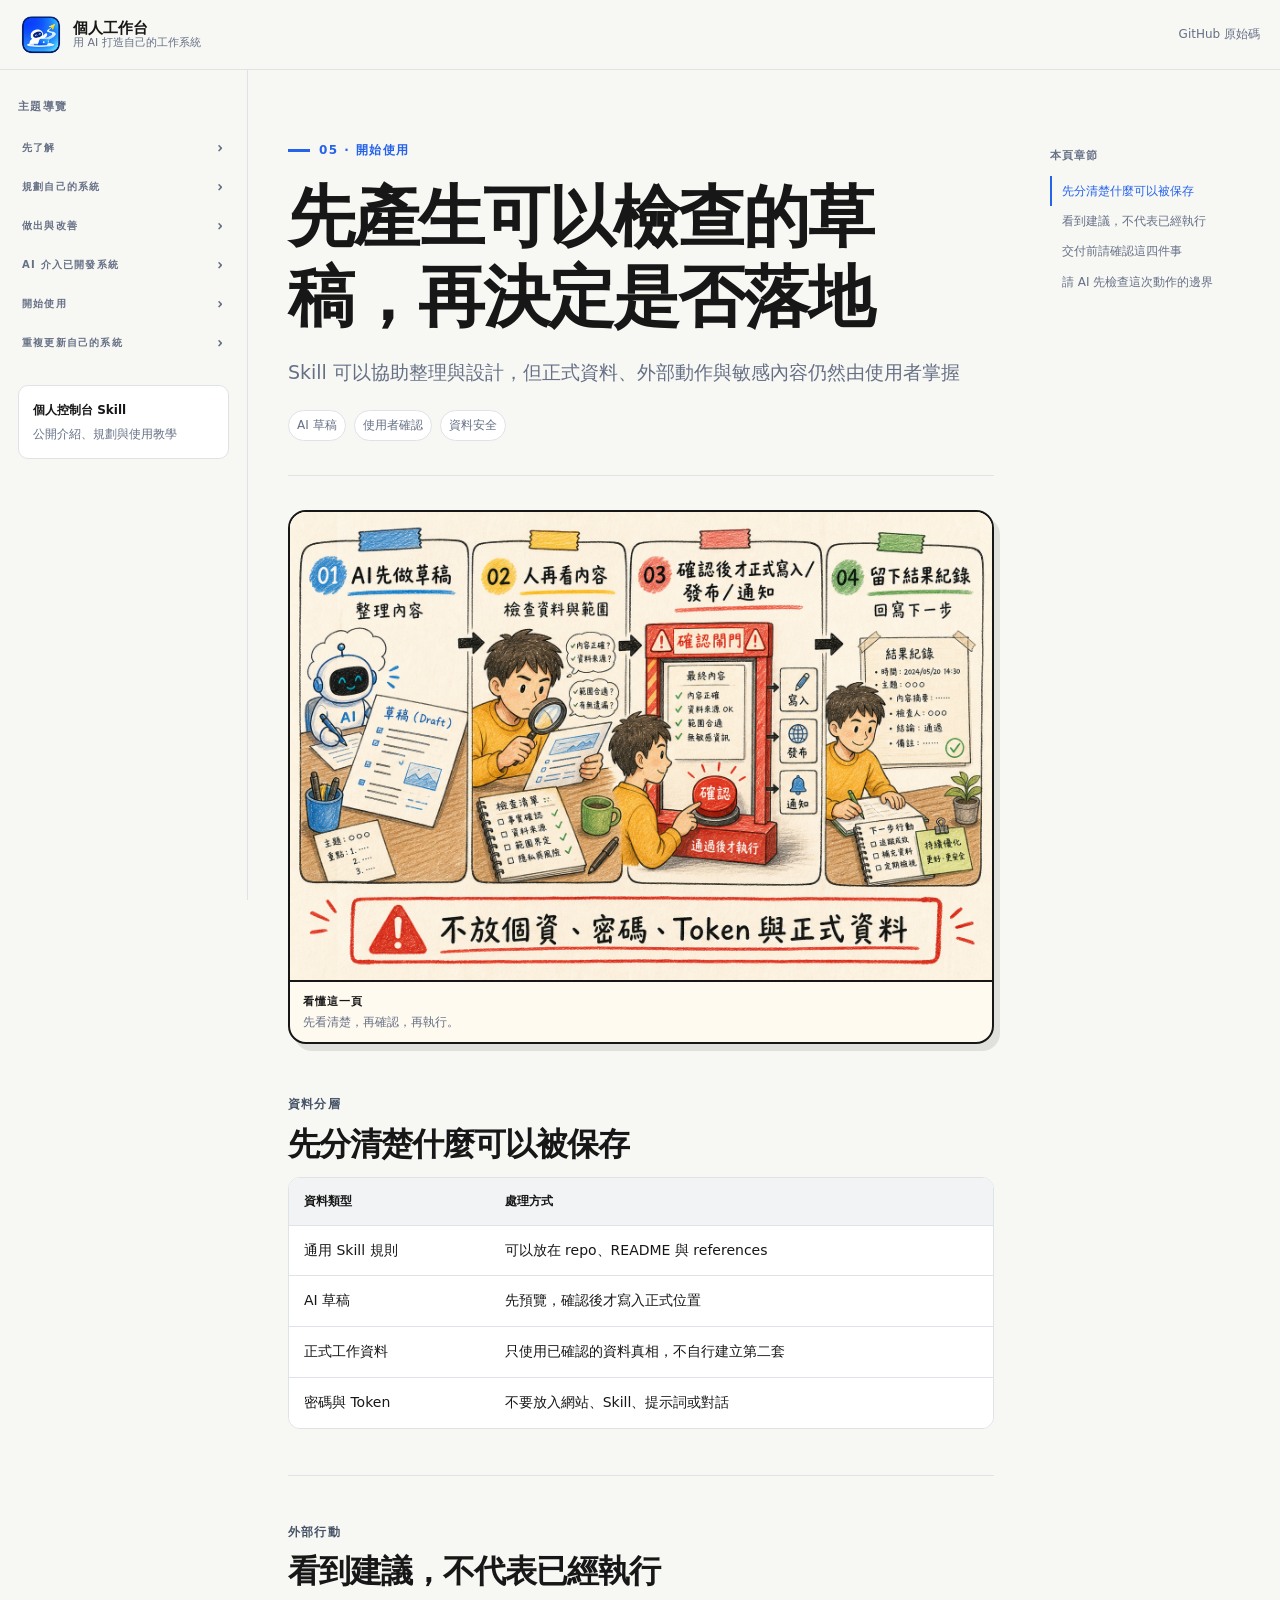
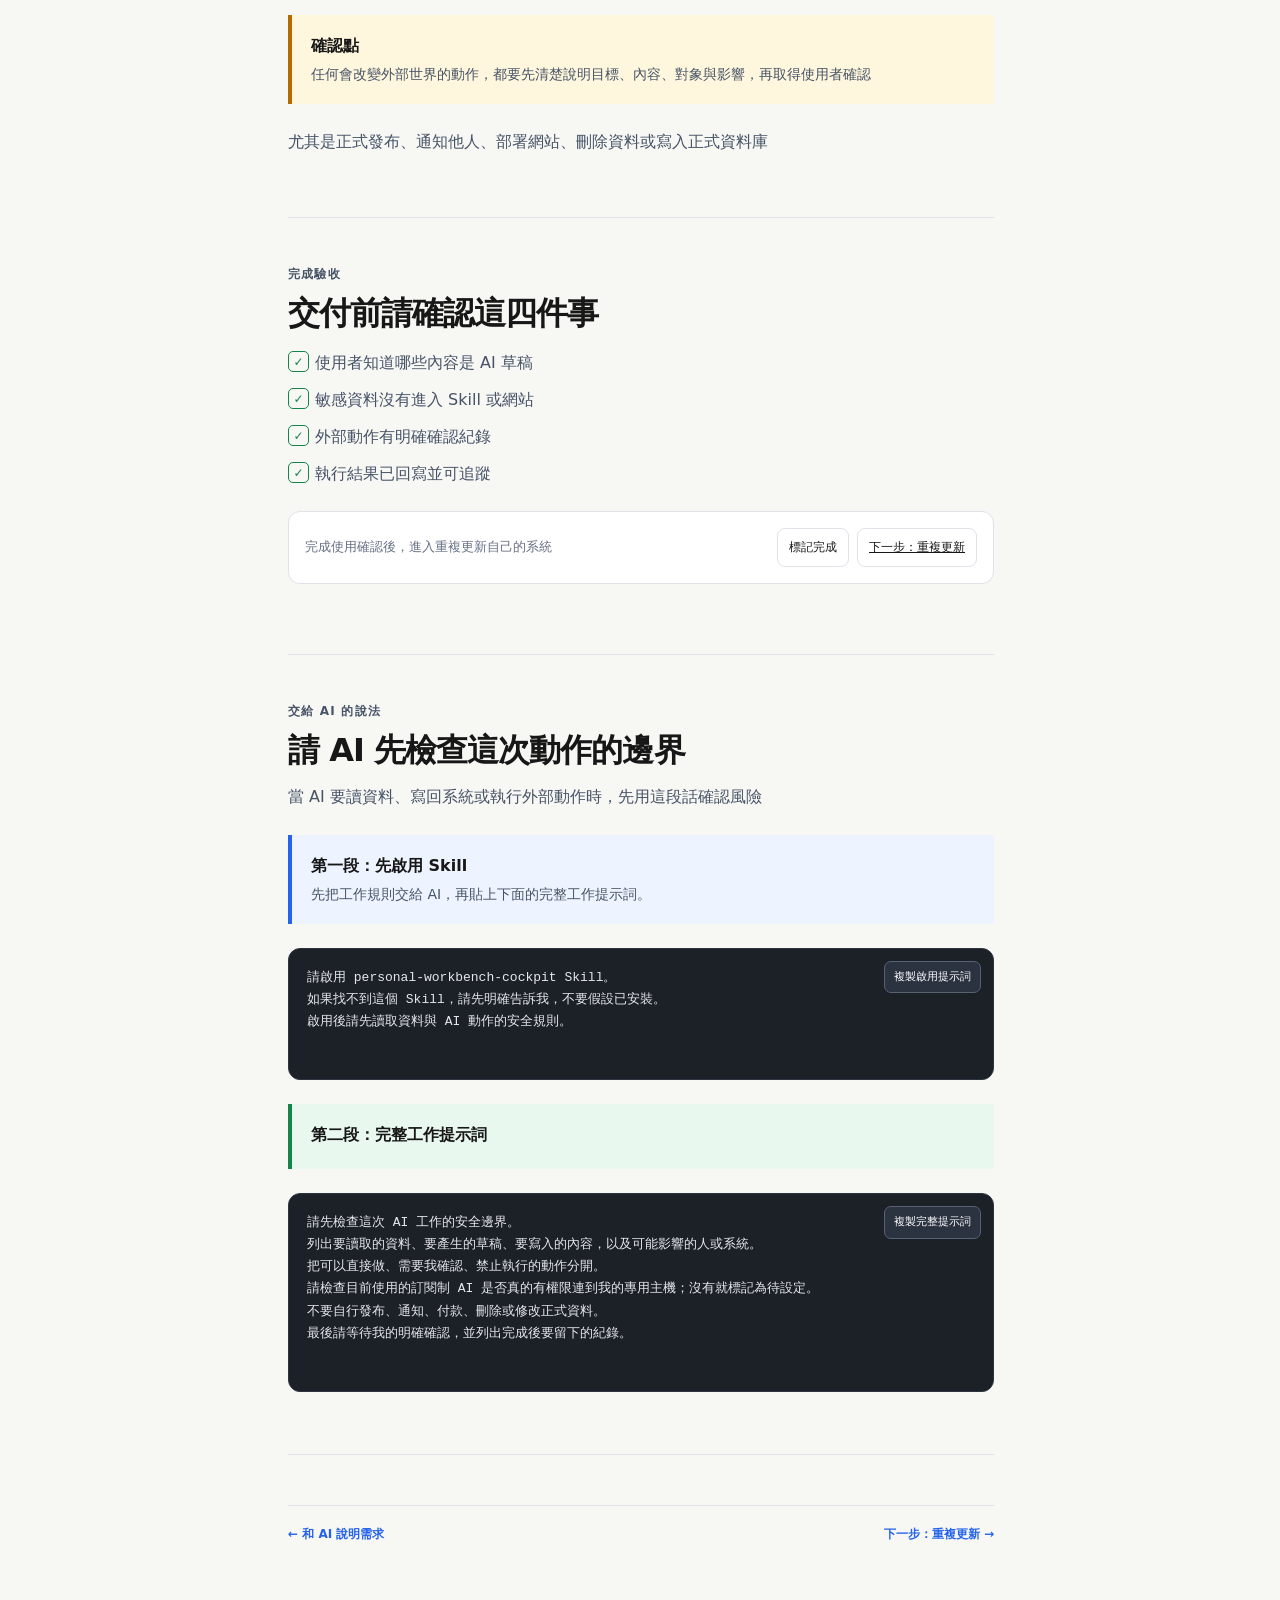
<file: docs/guardrails.html>
<!doctype html>
<html lang="zh-Hant"><head><meta charset="utf-8"><meta name="viewport" content="width=device-width, initial-scale=1"><meta name="description" content="個人工作台 Skill 安全邊界與確認規則"><title>安全邊界｜個人工作台</title><link rel="stylesheet" href="styles.css"></head>
<body data-page="guardrails" data-title="安全邊界"><a class="skip-link" href="#main">跳到主要內容</a><header class="site-header" data-site-header></header><aside class="site-sidebar" data-site-sidebar></aside><div class="sidebar-overlay" data-sidebar-overlay></div><main class="doc-main" id="main"><div class="doc-wrap"><article data-doc><header class="article-header"><p class="eyebrow">05 · 開始使用</p><h1 class="article-title">先產生可以檢查的草稿，再決定是否落地</h1><p class="article-lede">Skill 可以協助整理與設計，但正式資料、外部動作與敏感內容仍然由使用者掌握</p><div class="article-meta"><span class="tag">AI 草稿</span><span class="tag">使用者確認</span><span class="tag">資料安全</span></div></header><section class="content-section" id="data"><p class="section-label">資料分層</p><h2>先分清楚什麼可以被保存</h2><div class="table-wrap"><table class="doc-table"><thead><tr><th>資料類型</th><th>處理方式</th></tr></thead><tbody><tr><td>通用 Skill 規則</td><td>可以放在 repo、README 與 references</td></tr><tr><td>AI 草稿</td><td>先預覽，確認後才寫入正式位置</td></tr><tr><td>正式工作資料</td><td>只使用已確認的資料真相，不自行建立第二套</td></tr><tr><td>密碼與 Token</td><td>不要放入網站、Skill、提示詞或對話</td></tr></tbody></table></div></section><section class="content-section" id="external"><p class="section-label">外部行動</p><h2>看到建議，不代表已經執行</h2><div class="callout yellow"><strong>確認點</strong><p>任何會改變外部世界的動作，都要先清楚說明目標、內容、對象與影響，再取得使用者確認</p></div><p>尤其是正式發布、通知他人、部署網站、刪除資料或寫入正式資料庫</p></section><section class="content-section" id="check"><p class="section-label">完成驗收</p><h2>交付前請確認這四件事</h2><ul class="check-list"><li>使用者知道哪些內容是 AI 草稿</li><li>敏感資料沒有進入 Skill 或網站</li><li>外部動作有明確確認紀錄</li><li>執行結果已回寫並可追蹤</li></ul><div class="progress-panel"><p>完成使用確認後，進入重複更新自己的系統</p><div class="progress-actions"><button class="progress-button" type="button" data-progress-key="guardrails">標記完成</button><a class="text-button" href="optimize.html">下一步：重複更新</a></div></div></section><footer class="page-footer"><a href="prompts.html">← 和 AI 說明需求</a><a href="optimize.html">下一步：重複更新 →</a></footer></article><aside class="toc" data-toc></aside></div></main><button class="back-top" type="button" data-back-top>回到頂端 ↑</button><script src="app.js" defer></script></body></html>
</file>
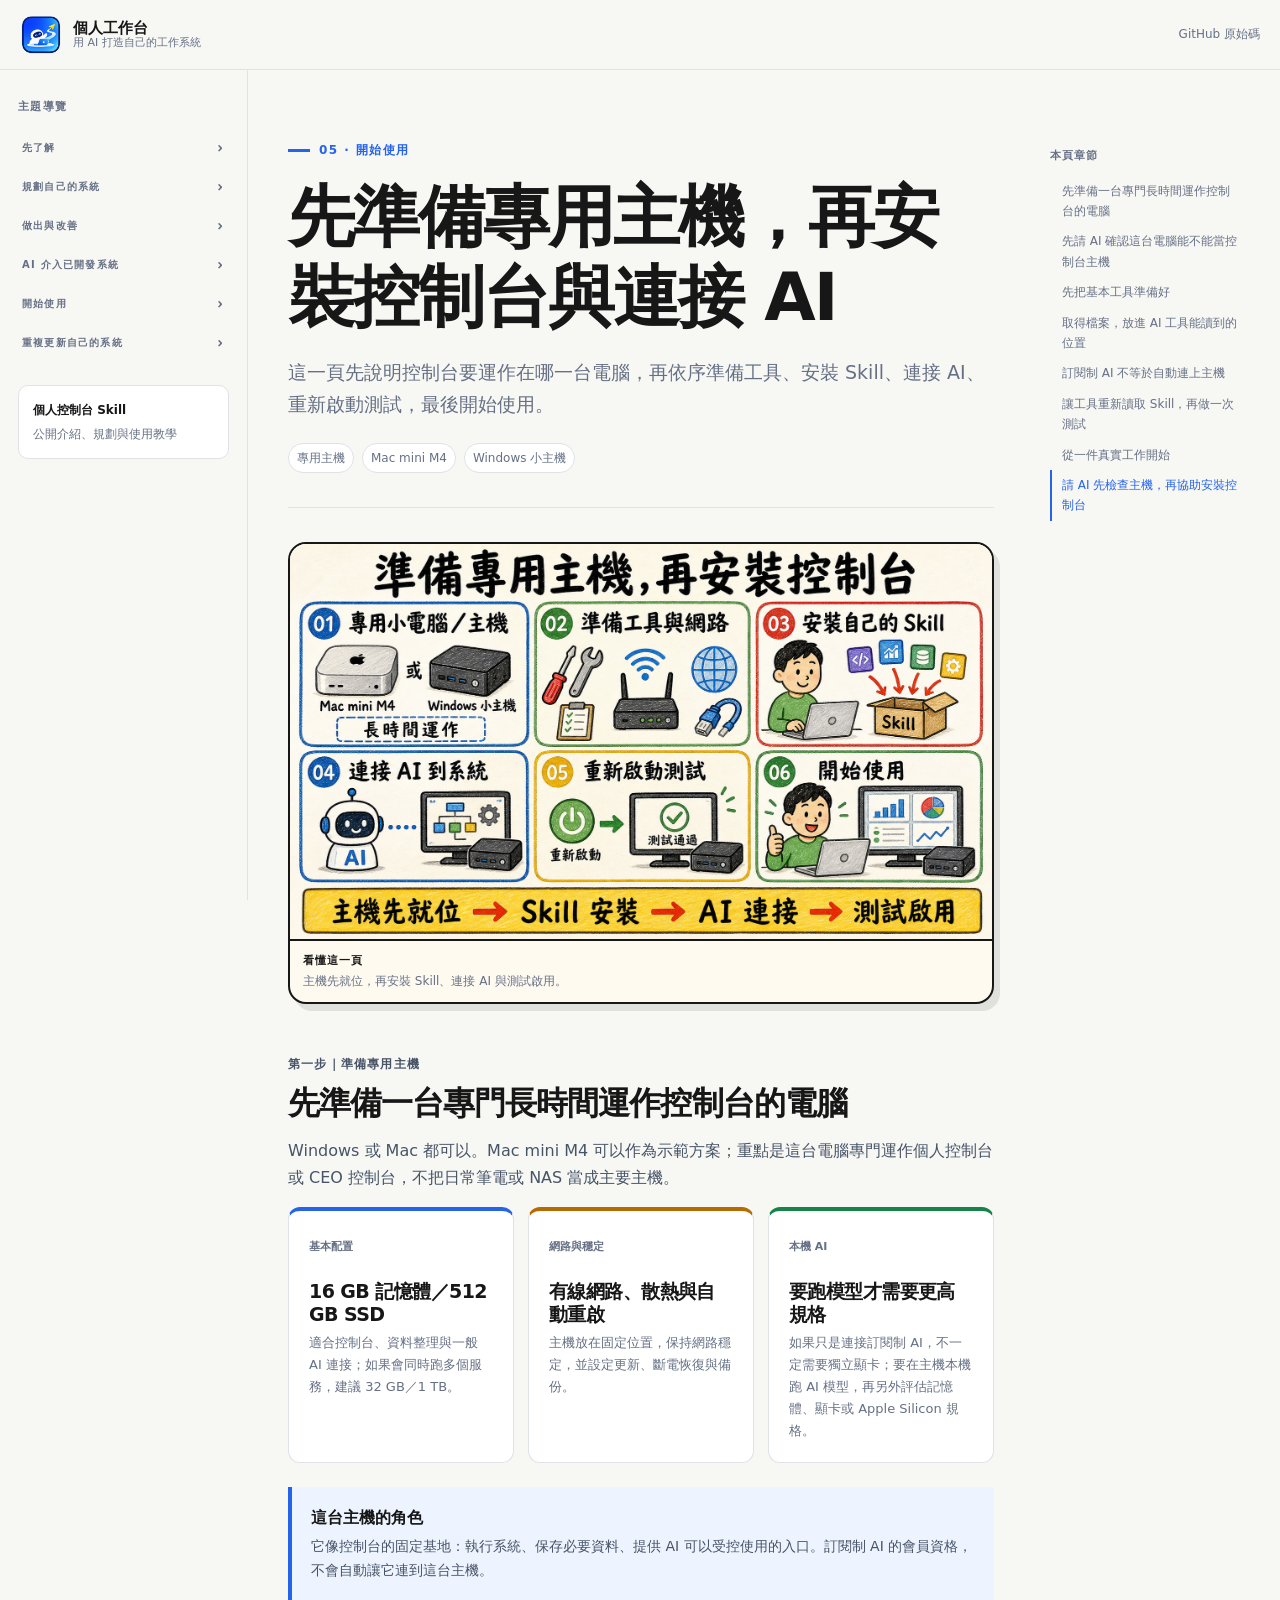
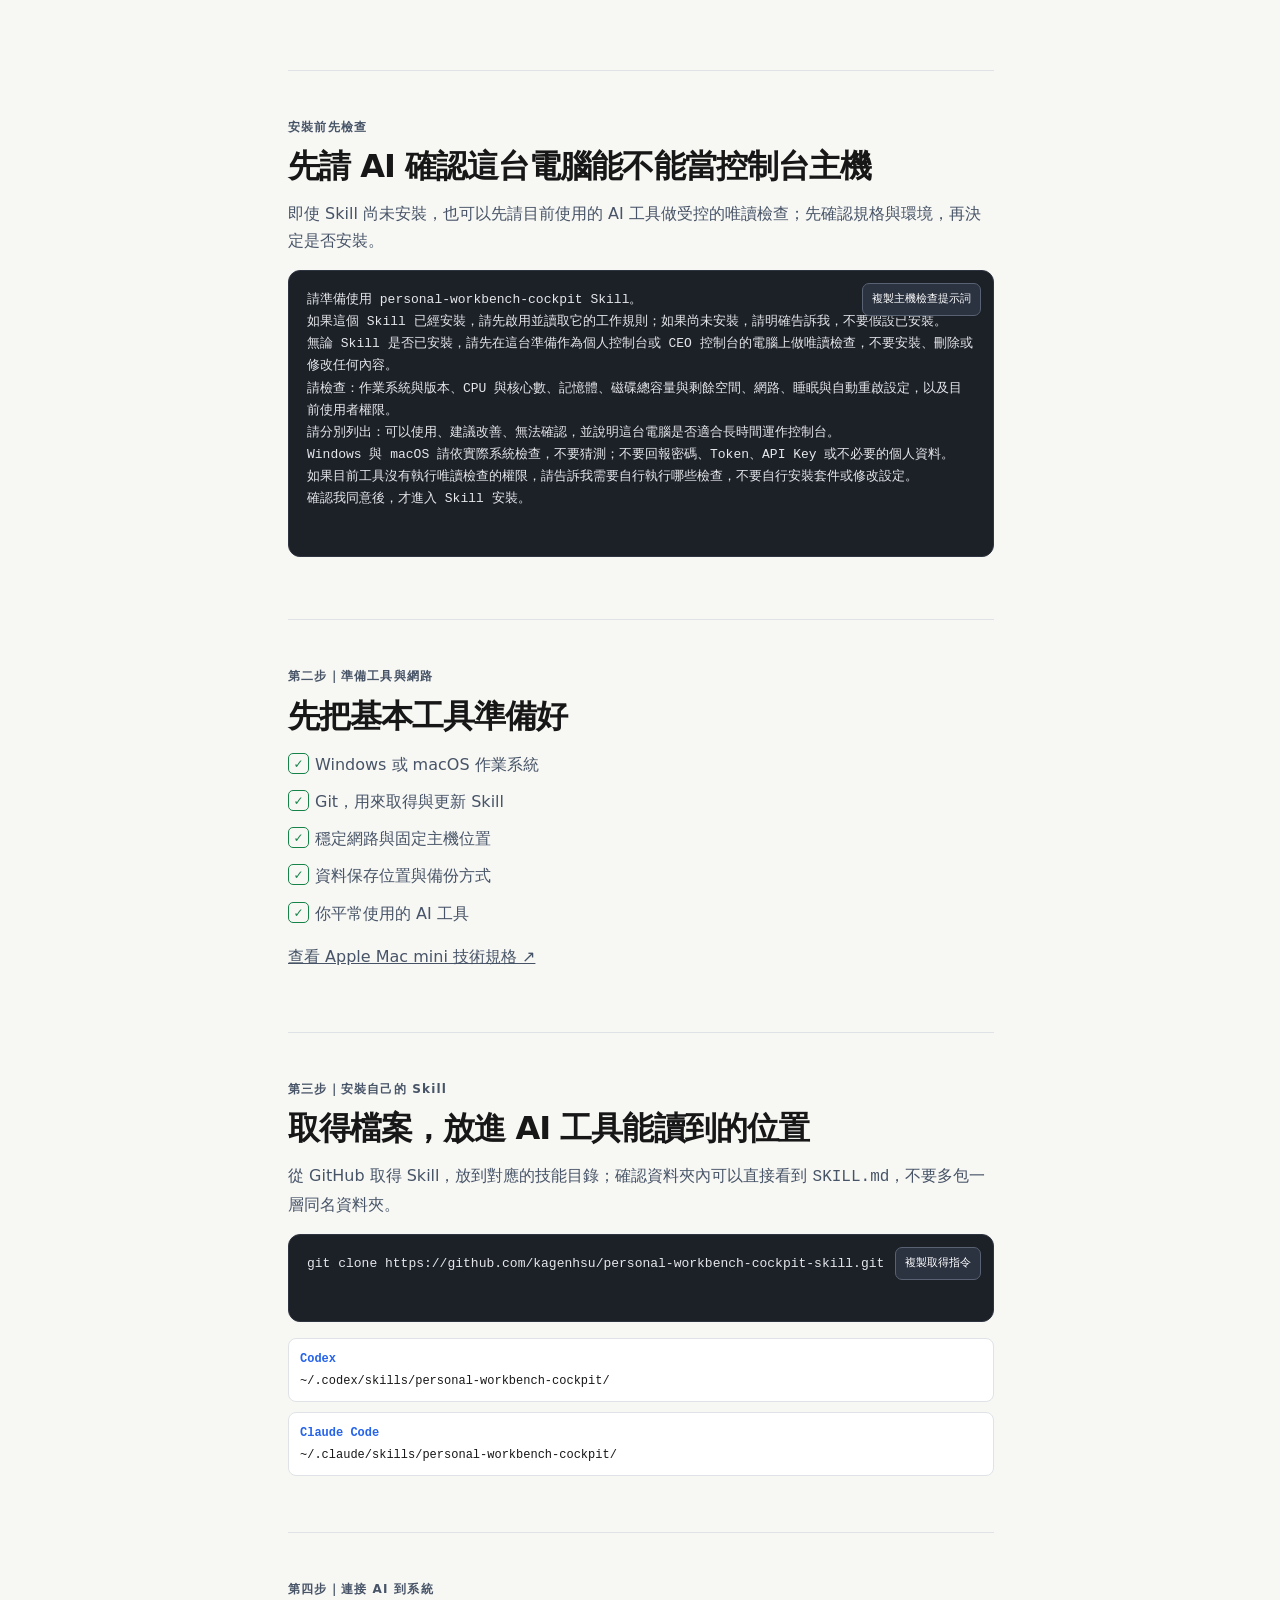
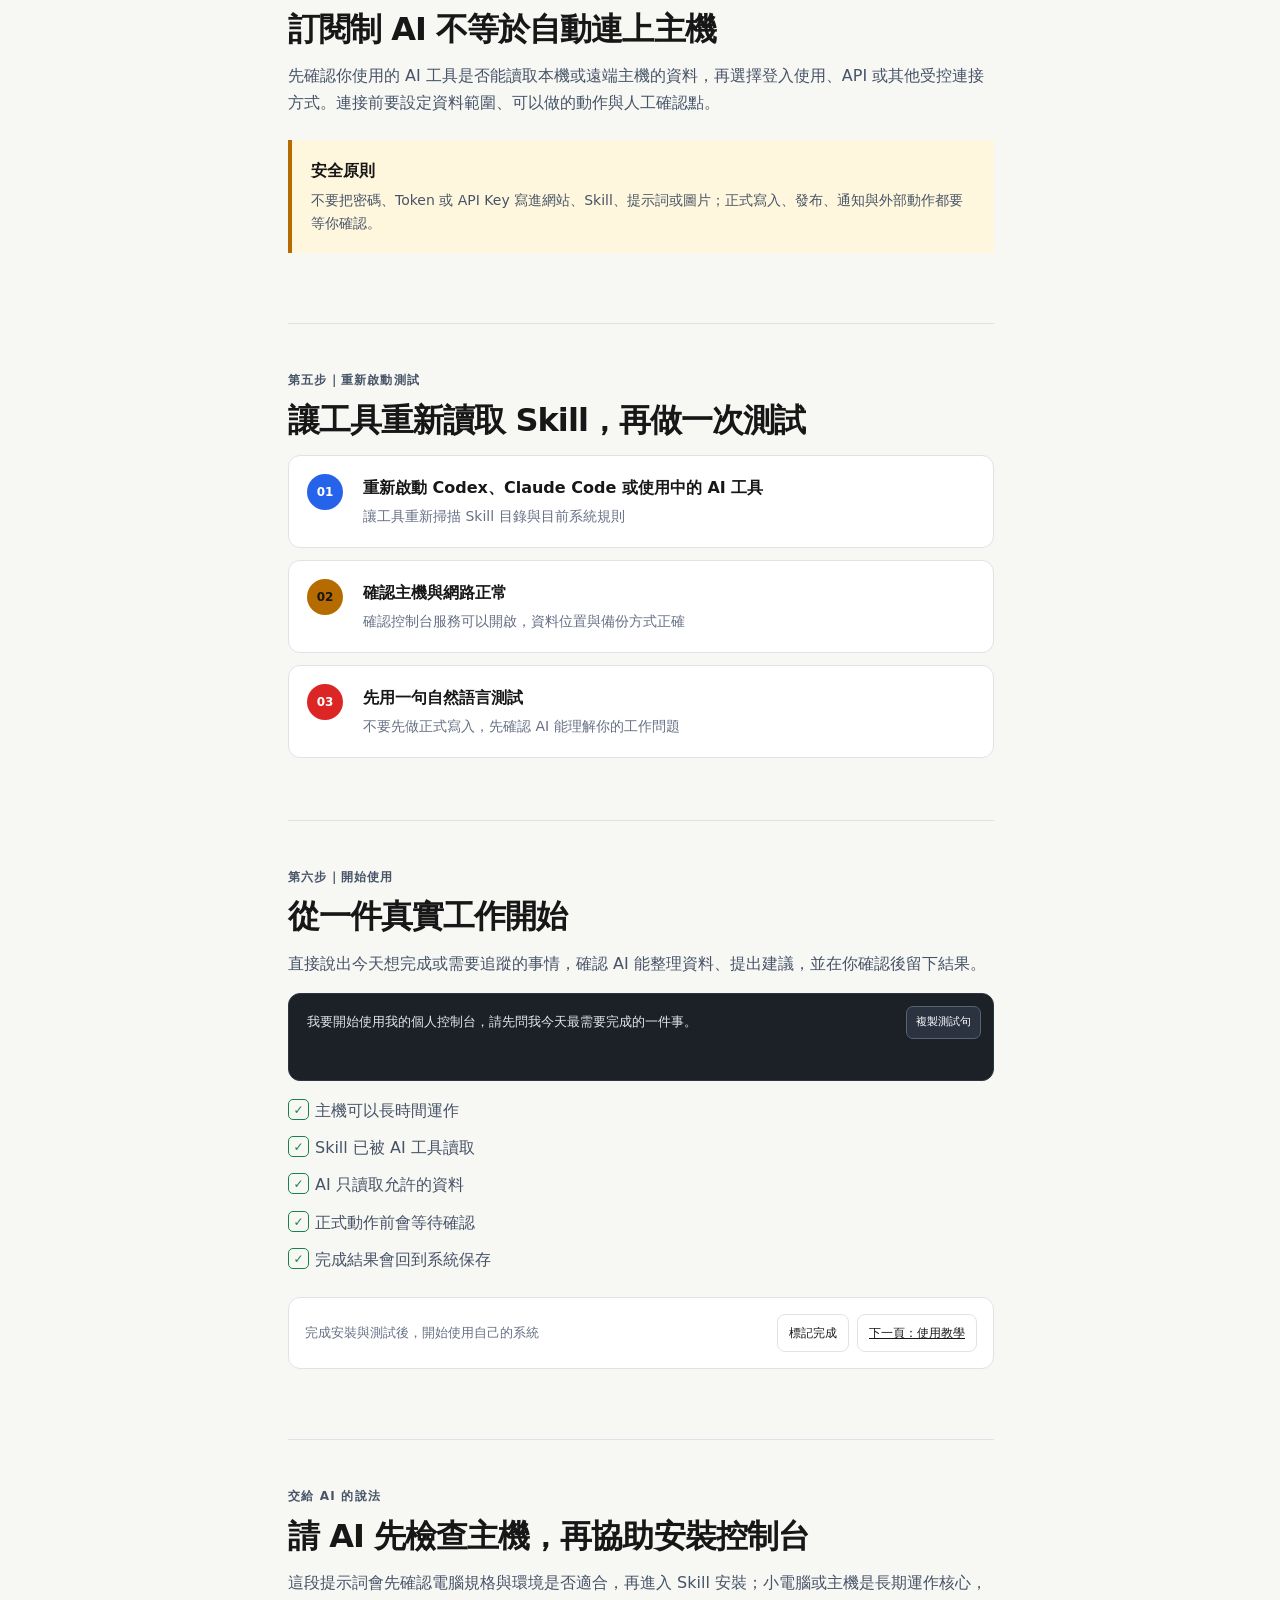
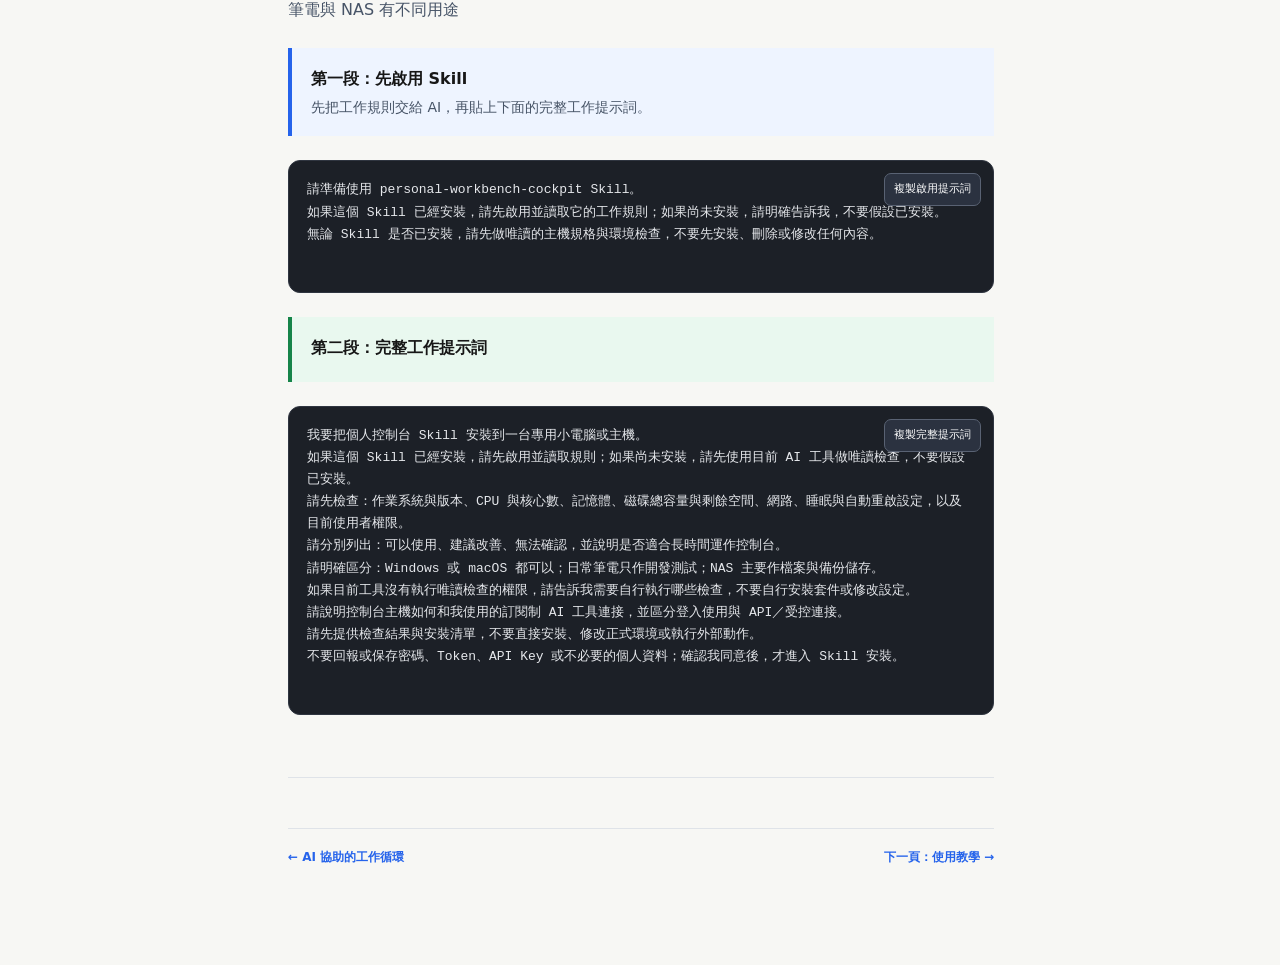
<file: docs/install.html>
<!doctype html>
<html lang="zh-Hant"><head><meta charset="utf-8"><meta name="viewport" content="width=device-width, initial-scale=1"><meta name="description" content="準備專用主機、安裝個人控制台 Skill，並連接 AI 開始使用"><title>準備工具與安裝｜個人工作台</title><link rel="stylesheet" href="styles.css"></head>
<body data-page="install" data-title="準備工具與安裝"><a class="skip-link" href="#main">跳到主要內容</a><header class="site-header" data-site-header></header><aside class="site-sidebar" data-site-sidebar></aside><div class="sidebar-overlay" data-sidebar-overlay></div><main class="doc-main" id="main"><div class="doc-wrap"><article data-doc><header class="article-header"><p class="eyebrow">05 · 開始使用</p><h1 class="article-title">先準備專用主機，再安裝控制台與連接 AI</h1><p class="article-lede">這一頁先說明控制台要運作在哪一台電腦，再依序準備工具、安裝 Skill、連接 AI、重新啟動測試，最後開始使用。</p><div class="article-meta"><span class="tag">專用主機</span><span class="tag">Mac mini M4</span><span class="tag">Windows 小主機</span></div></header><section class="content-section" id="host-requirement"><p class="section-label">第一步｜準備專用主機</p><h2>先準備一台專門長時間運作控制台的電腦</h2><p class="section-lede">Windows 或 Mac 都可以。Mac mini M4 可以作為示範方案；重點是這台電腦專門運作個人控制台或 CEO 控制台，不把日常筆電或 NAS 當成主要主機。</p><div class="info-grid"><div class="info-card"><span class="index-number">基本配置</span><h3>16 GB 記憶體／512 GB SSD</h3><p>適合控制台、資料整理與一般 AI 連接；如果會同時跑多個服務，建議 32 GB／1 TB。</p></div><div class="info-card"><span class="index-number">網路與穩定</span><h3>有線網路、散熱與自動重啟</h3><p>主機放在固定位置，保持網路穩定，並設定更新、斷電恢復與備份。</p></div><div class="info-card"><span class="index-number">本機 AI</span><h3>要跑模型才需要更高規格</h3><p>如果只是連接訂閱制 AI，不一定需要獨立顯卡；要在主機本機跑 AI 模型，再另外評估規格。</p></div></div><div class="callout blue"><strong>這台主機的角色</strong><p>它像控制台的固定基地：執行系統、保存必要資料、提供 AI 可以受控使用的入口。訂閱制 AI 的會員資格，不會自動讓它連到這台主機。</p></div></section><section class="content-section" id="source"><p class="section-label">第二步｜準備工具與網路</p><h2>先把基本工具準備好</h2><ul class="check-list"><li>Windows 或 macOS 作業系統</li><li>Git，用來取得與更新 Skill</li><li>穩定網路與固定主機位置</li><li>資料保存位置與備份方式</li><li>你平常使用的 AI 工具</li></ul><p><a href="https://support.apple.com/en-ie/121555" target="_blank" rel="noopener">查看 Apple Mac mini 技術規格 ↗</a></p></section><section class="content-section" id="directory"><p class="section-label">第三步｜安裝自己的 Skill</p><h2>取得檔案，放進 AI 工具能讀到的位置</h2><p>從 GitHub 取得 Skill，放到對應的技能目錄；確認資料夾內可以直接看到 <code>SKILL.md</code>，不要多包一層同名資料夾。</p><div class="code-card"><button class="copy-button" type="button" data-copy>複製取得指令</button><pre>git clone https://github.com/kagenhsu/personal-workbench-cockpit-skill.git</pre><span class="copy-status" aria-live="polite"></span></div><div class="path-box"><b>Codex</b><span>~/.codex/skills/personal-workbench-cockpit/</span></div><div class="path-box"><b>Claude Code</b><span>~/.claude/skills/personal-workbench-cockpit/</span></div></section><section class="content-section" id="connect"><p class="section-label">第四步｜連接 AI 到系統</p><h2>訂閱制 AI 不等於自動連上主機</h2><p>先確認你使用的 AI 工具是否能讀取本機或遠端主機的資料，再選擇登入使用、API 或其他受控連接方式。連接前要設定資料範圍、可以做的動作與人工確認點。</p><div class="callout yellow"><strong>安全原則</strong><p>不要把密碼、Token 或 API Key 寫進網站、Skill、提示詞或圖片；正式寫入、發布、通知與外部動作都要等你確認。</p></div></section><section class="content-section" id="restart"><p class="section-label">第五步｜重新啟動測試</p><h2>讓工具重新讀取 Skill，再做一次測試</h2><ol class="step-list"><li><div><strong>重新啟動 Codex、Claude Code 或使用中的 AI 工具</strong><p>讓工具重新掃描 Skill 目錄與目前系統規則</p></div></li><li><div><strong>確認主機與網路正常</strong><p>確認控制台服務可以開啟，資料位置與備份方式正確</p></div></li><li><div><strong>先用一句自然語言測試</strong><p>不要先做正式寫入，先確認 AI 能理解你的工作問題</p></div></li></ol></section><section class="content-section" id="verify"><p class="section-label">第六步｜開始使用</p><h2>從一件真實工作開始</h2><p>直接說出今天想完成或需要追蹤的事情，確認 AI 能整理資料、提出建議，並在你確認後留下結果。</p><div class="code-card"><button class="copy-button" type="button" data-copy>複製測試句</button><pre>我要開始使用我的個人控制台，請先問我今天最需要完成的一件事。</pre><span class="copy-status" aria-live="polite"></span></div><ul class="check-list"><li>主機可以長時間運作</li><li>Skill 已被 AI 工具讀取</li><li>AI 只讀取允許的資料</li><li>正式動作前會等待確認</li><li>完成結果會回到系統保存</li></ul><div class="progress-panel"><p>完成安裝與測試後，開始使用自己的系統</p><div class="progress-actions"><button class="progress-button" type="button" data-progress-key="install">標記完成</button><a class="text-button" href="usage.html">下一頁：使用教學</a></div></div></section><footer class="page-footer"><a href="workflow.html">← AI 協助的工作循環</a><a href="usage.html">下一頁：使用教學 →</a></footer></article><aside class="toc" data-toc></aside></div></main><button class="back-top" type="button" data-back-top>回到頂端 ↑</button><script src="app.js" defer></script></body></html>
</file>
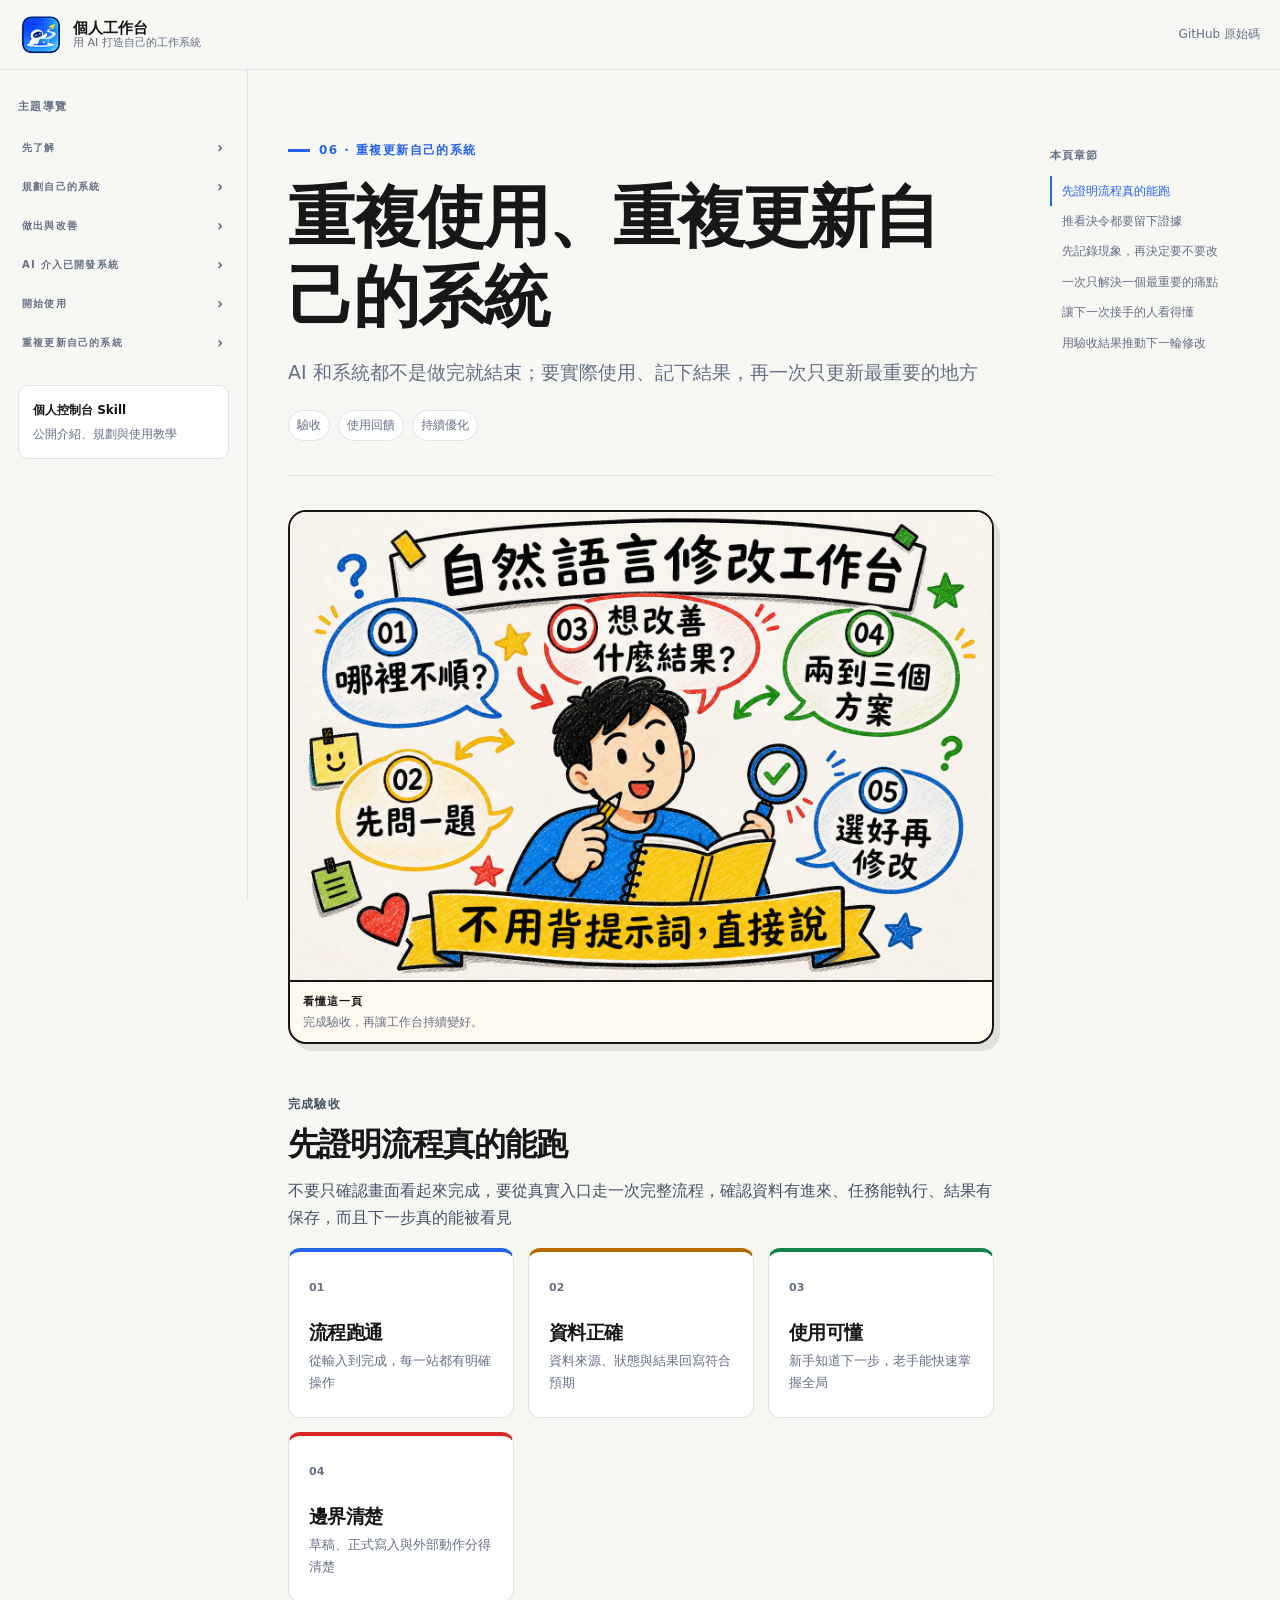
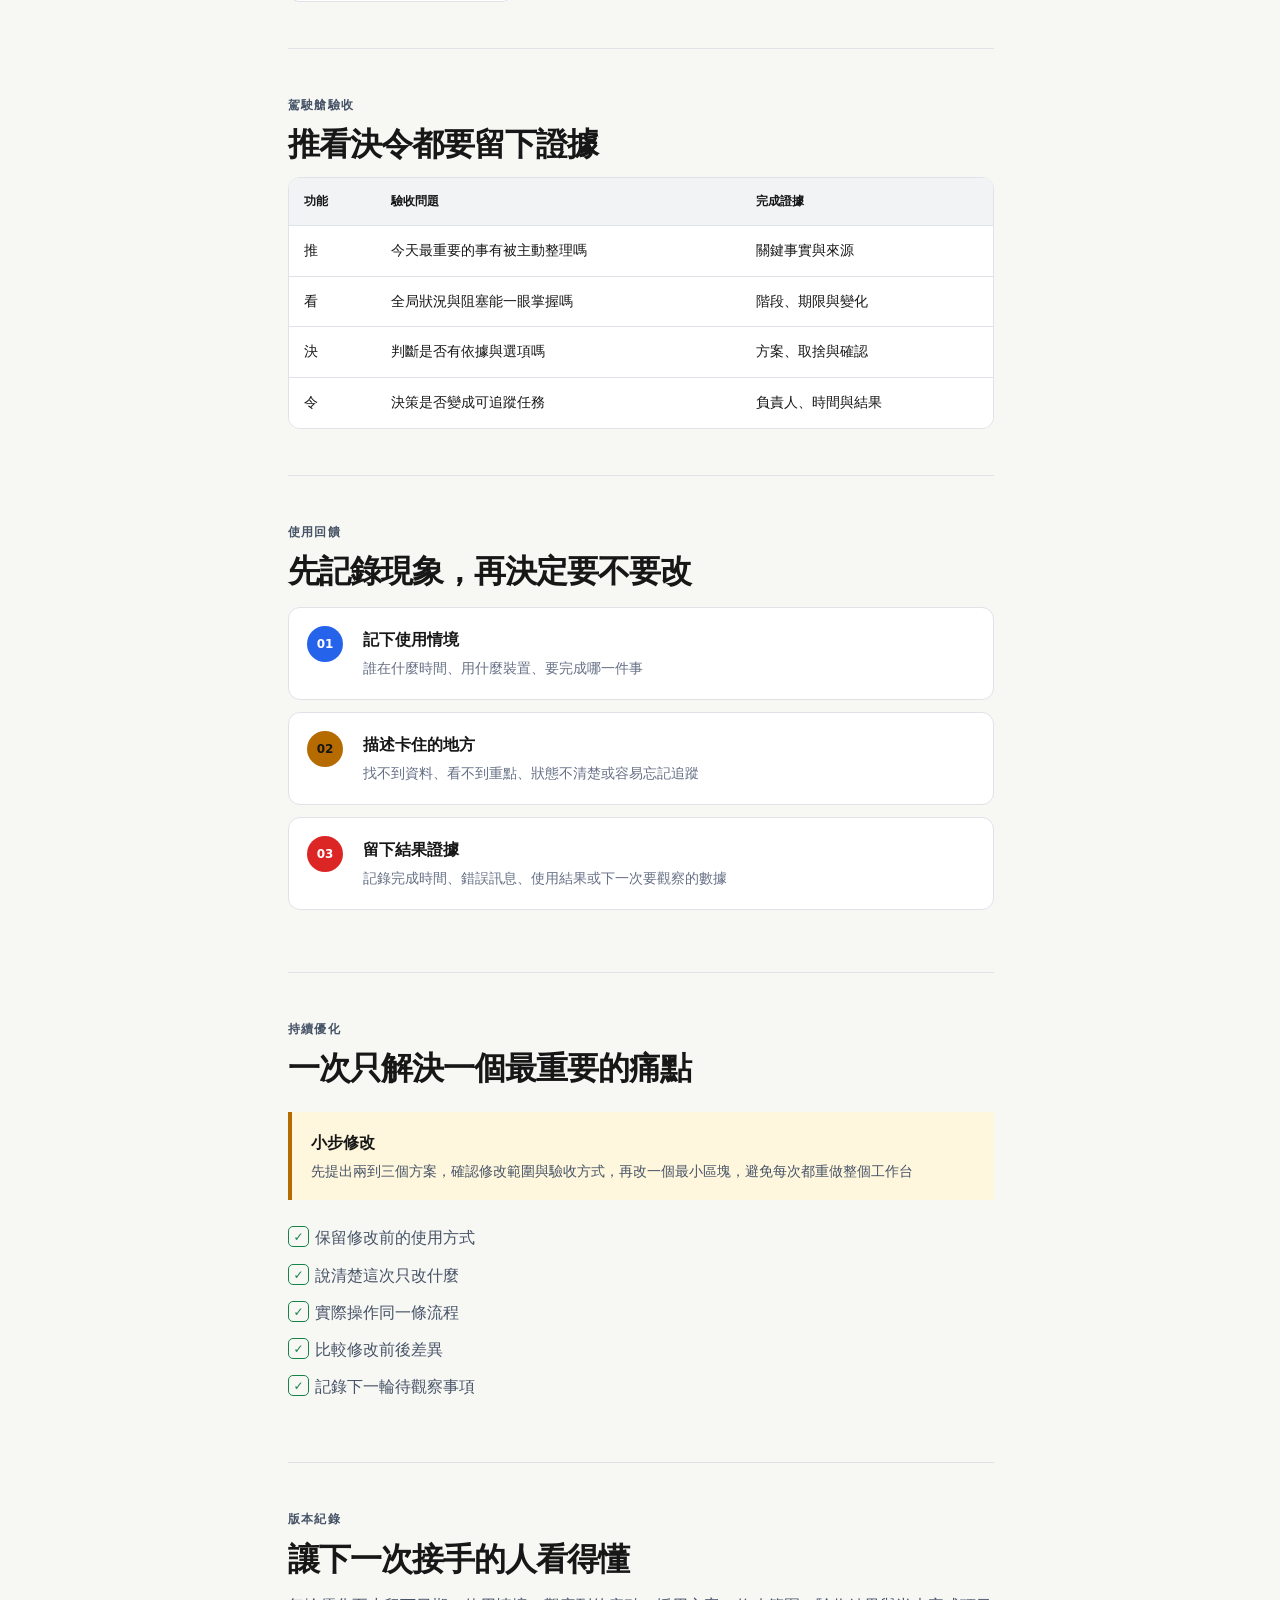
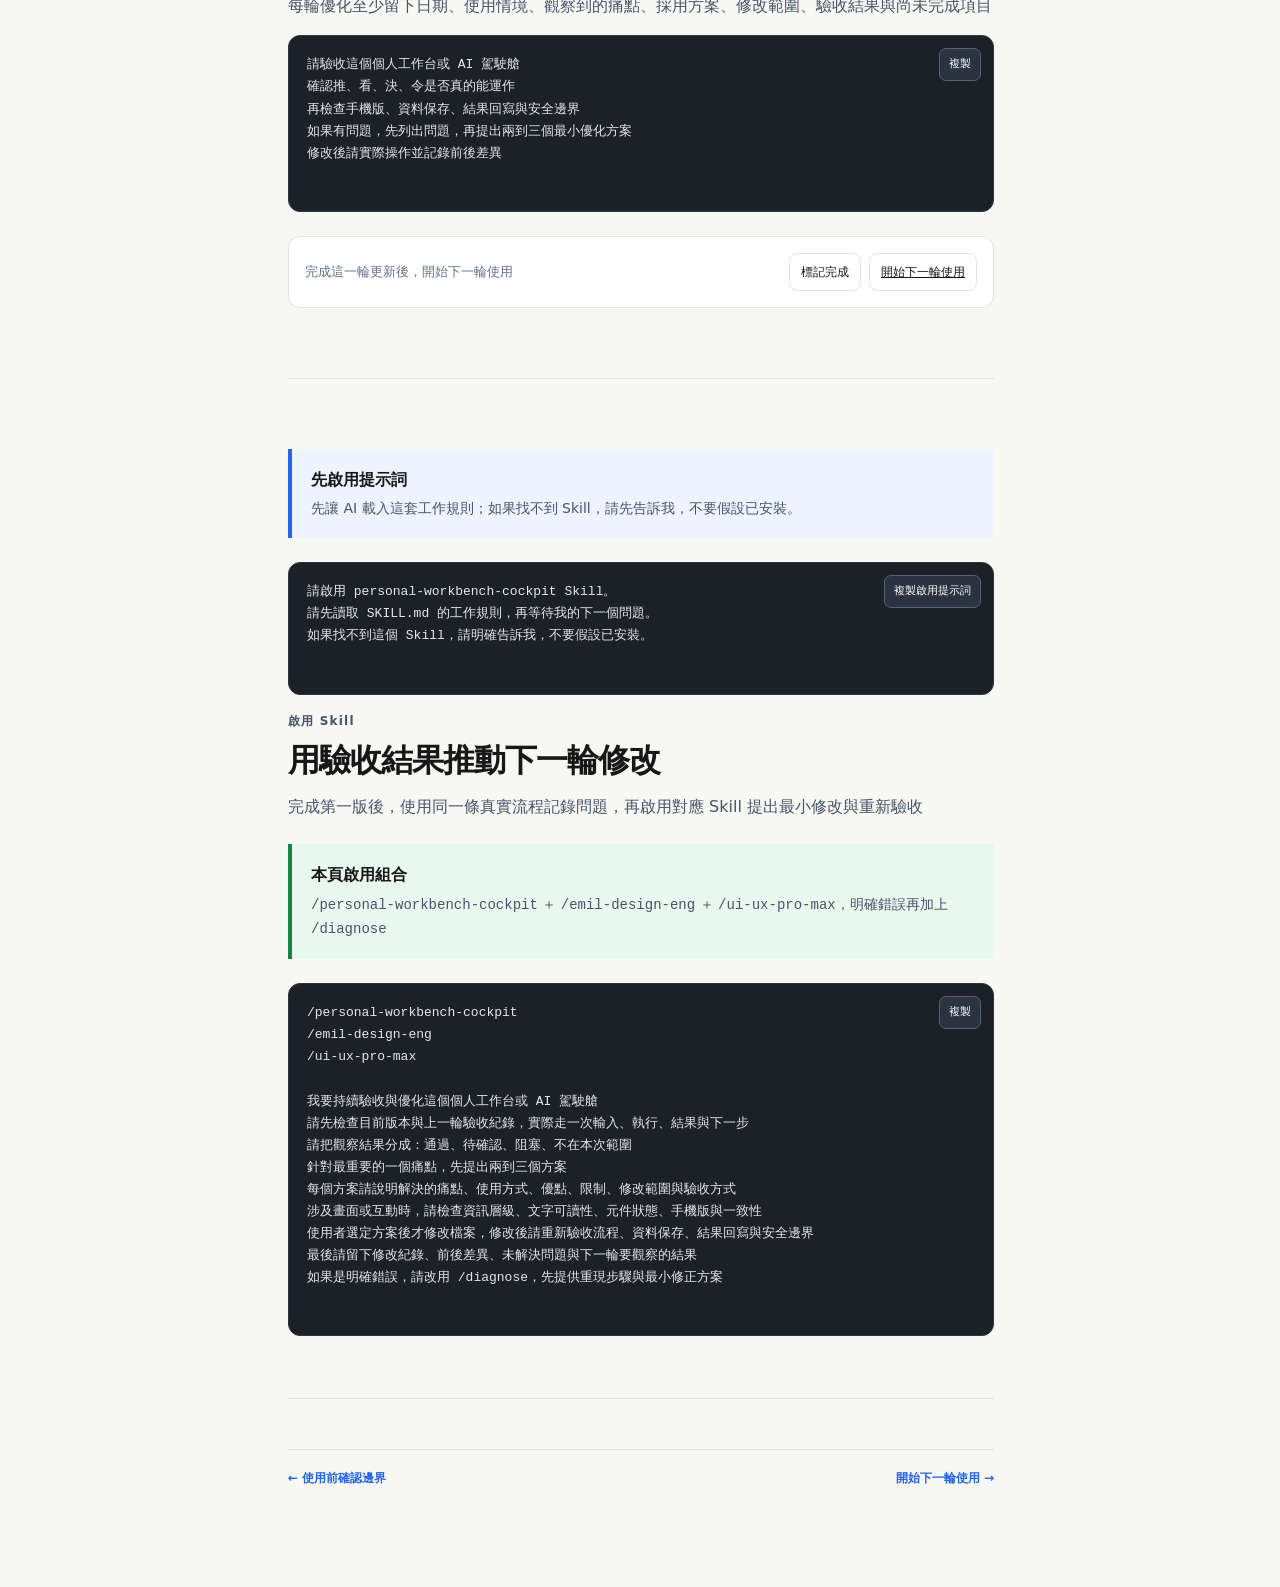
<file: docs/optimize.html>
<!doctype html>
<html lang="zh-Hant"><head><meta charset="utf-8"><meta name="viewport" content="width=device-width, initial-scale=1"><meta name="description" content="個人工作台與 AI 駕駛艙完成驗收與持續優化"><title>重複更新自己的系統｜個人工作台</title><link rel="stylesheet" href="styles.css"></head>
<body data-page="optimize" data-title="重複更新自己的系統"><a class="skip-link" href="#main">跳到主要內容</a><header class="site-header" data-site-header></header><aside class="site-sidebar" data-site-sidebar></aside><div class="sidebar-overlay" data-sidebar-overlay></div><main class="doc-main" id="main"><div class="doc-wrap"><article data-doc><header class="article-header"><p class="eyebrow">06 · 重複更新自己的系統</p><h1 class="article-title">重複使用、重複更新自己的系統</h1><p class="article-lede">AI 和系統都不是做完就結束；要實際使用、記下結果，再一次只更新最重要的地方</p><div class="article-meta"><span class="tag">驗收</span><span class="tag">使用回饋</span><span class="tag">持續優化</span></div></header><section class="content-section" id="acceptance"><p class="section-label">完成驗收</p><h2>先證明流程真的能跑</h2><p>不要只確認畫面看起來完成，要從真實入口走一次完整流程，確認資料有進來、任務能執行、結果有保存，而且下一步真的能被看見</p><div class="info-grid"><div class="info-card"><span class="index-number">01</span><h3>流程跑通</h3><p>從輸入到完成，每一站都有明確操作</p></div><div class="info-card"><span class="index-number">02</span><h3>資料正確</h3><p>資料來源、狀態與結果回寫符合預期</p></div><div class="info-card"><span class="index-number">03</span><h3>使用可懂</h3><p>新手知道下一步，老手能快速掌握全局</p></div><div class="info-card"><span class="index-number">04</span><h3>邊界清楚</h3><p>草稿、正式寫入與外部動作分得清楚</p></div></div></section><section class="content-section" id="cockpit-check"><p class="section-label">駕駛艙驗收</p><h2>推看決令都要留下證據</h2><div class="table-wrap"><table class="doc-table"><thead><tr><th>功能</th><th>驗收問題</th><th>完成證據</th></tr></thead><tbody><tr><td>推</td><td>今天最重要的事有被主動整理嗎</td><td>關鍵事實與來源</td></tr><tr><td>看</td><td>全局狀況與阻塞能一眼掌握嗎</td><td>階段、期限與變化</td></tr><tr><td>決</td><td>判斷是否有依據與選項嗎</td><td>方案、取捨與確認</td></tr><tr><td>令</td><td>決策是否變成可追蹤任務</td><td>負責人、時間與結果</td></tr></tbody></table></div></section><section class="content-section" id="feedback"><p class="section-label">使用回饋</p><h2>先記錄現象，再決定要不要改</h2><ol class="step-list"><li><div><strong>記下使用情境</strong><p>誰在什麼時間、用什麼裝置、要完成哪一件事</p></div></li><li><div><strong>描述卡住的地方</strong><p>找不到資料、看不到重點、狀態不清楚或容易忘記追蹤</p></div></li><li><div><strong>留下結果證據</strong><p>記錄完成時間、錯誤訊息、使用結果或下一次要觀察的數據</p></div></li></ol></section><section class="content-section" id="iterate"><p class="section-label">持續優化</p><h2>一次只解決一個最重要的痛點</h2><div class="callout yellow"><strong>小步修改</strong><p>先提出兩到三個方案，確認修改範圍與驗收方式，再改一個最小區塊，避免每次都重做整個工作台</p></div><ul class="check-list"><li>保留修改前的使用方式</li><li>說清楚這次只改什麼</li><li>實際操作同一條流程</li><li>比較修改前後差異</li><li>記錄下一輪待觀察事項</li></ul></section><section class="content-section" id="record"><p class="section-label">版本紀錄</p><h2>讓下一次接手的人看得懂</h2><p>每輪優化至少留下日期、使用情境、觀察到的痛點、採用方案、修改範圍、驗收結果與尚未完成項目</p><div class="code-card"><button class="copy-button" type="button" data-copy>複製</button><pre>請驗收這個個人工作台或 AI 駕駛艙
確認推、看、決、令是否真的能運作
再檢查手機版、資料保存、結果回寫與安全邊界
如果有問題，先列出問題，再提出兩到三個最小優化方案
修改後請實際操作並記錄前後差異</pre><span class="copy-status" aria-live="polite"></span></div><div class="progress-panel"><p>完成這一輪更新後，開始下一輪使用</p><div class="progress-actions"><button class="progress-button" type="button" data-progress-key="optimize">標記完成</button><a class="text-button" href="usage.html">開始下一輪使用</a></div></div></section><footer class="page-footer"><a href="guardrails.html">← 使用前確認邊界</a><a href="usage.html">開始下一輪使用 →</a></footer></article><aside class="toc" data-toc></aside></div></main><button class="back-top" type="button" data-back-top>回到頂端 ↑</button><script src="app.js" defer></script></body></html>
</file>
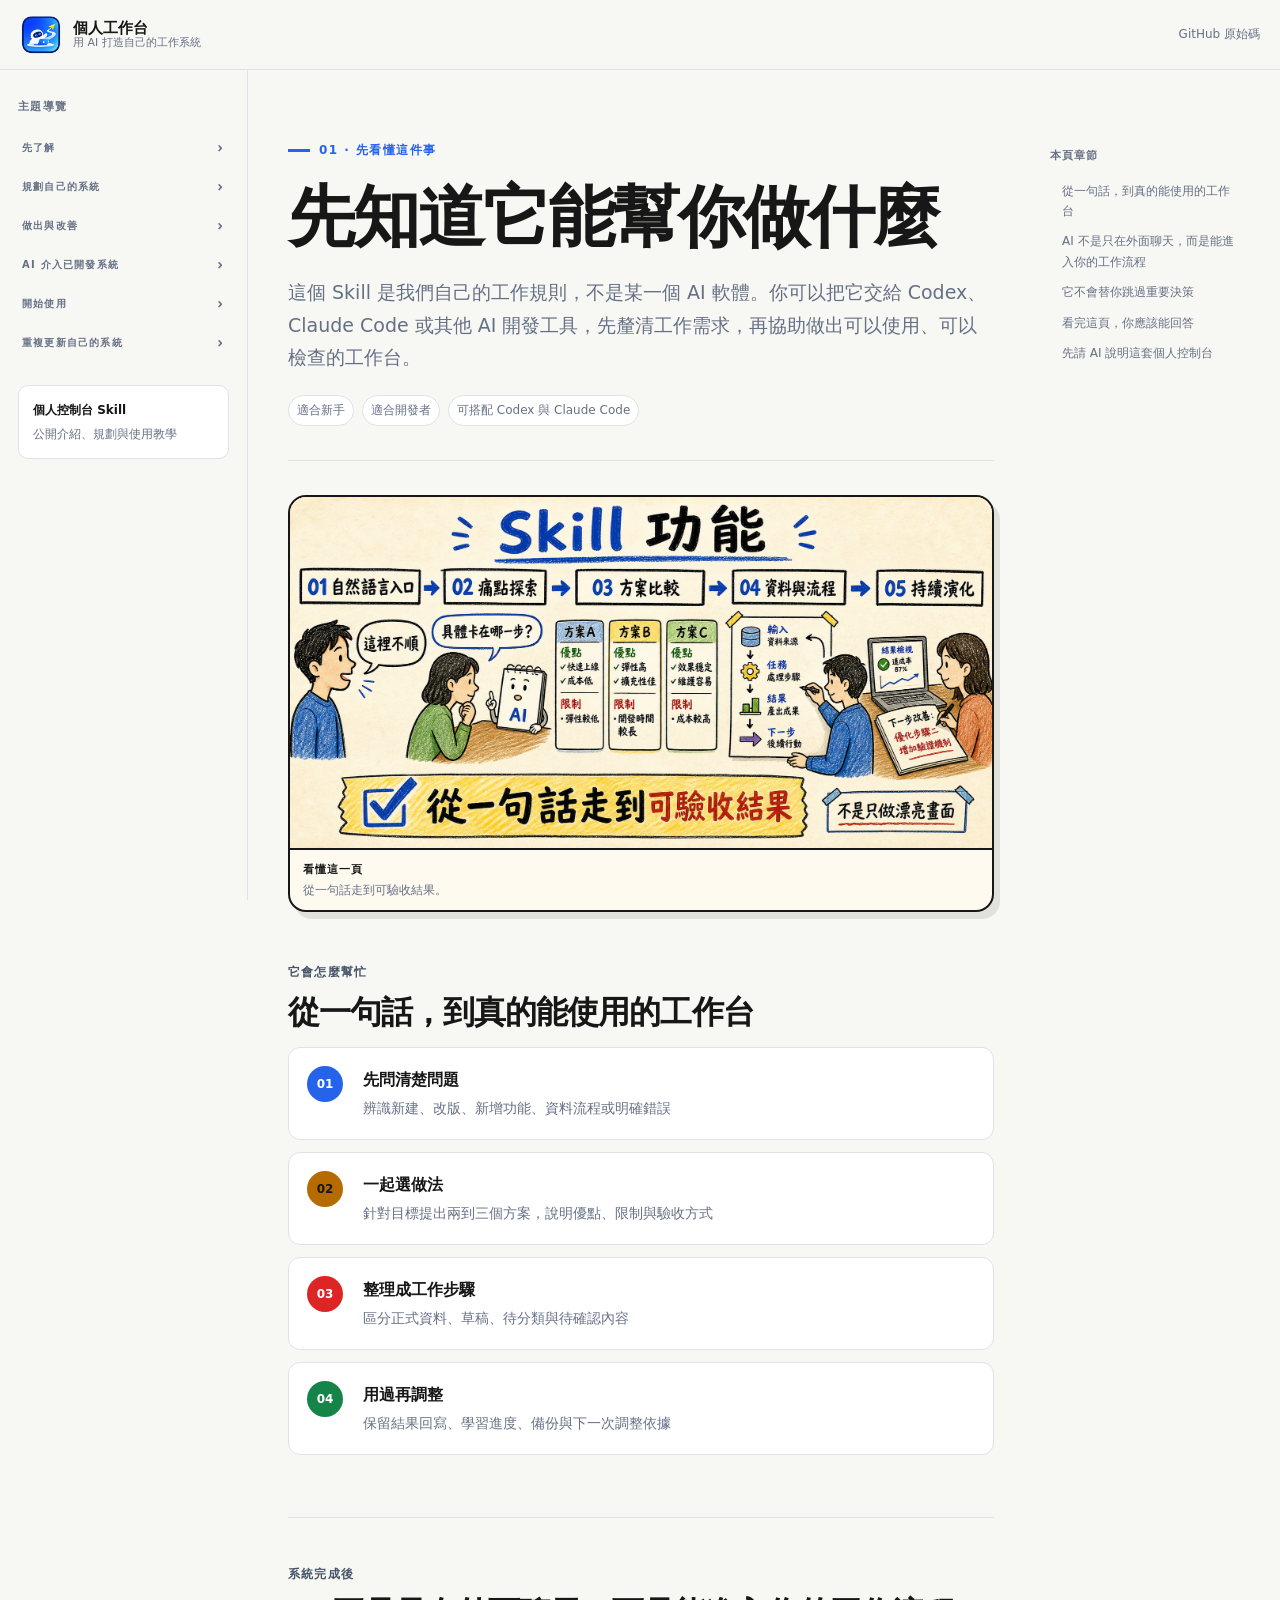
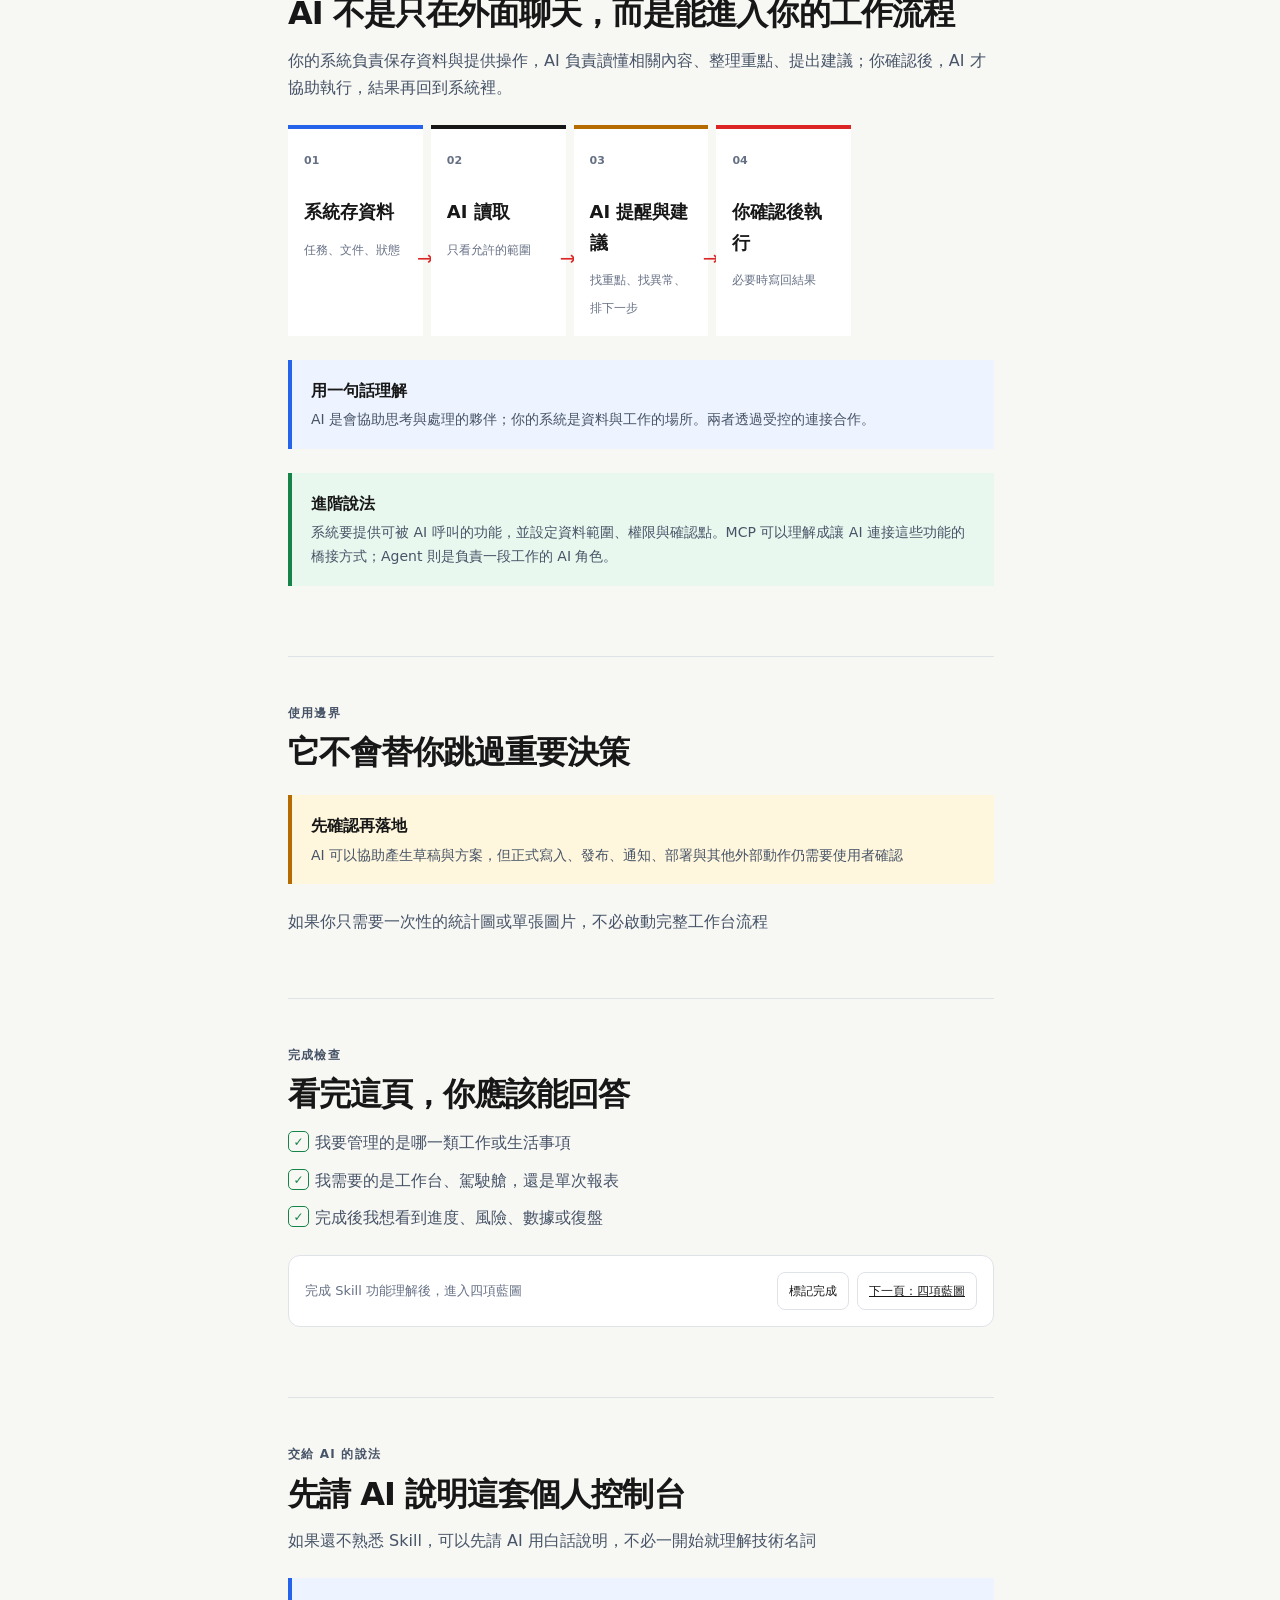
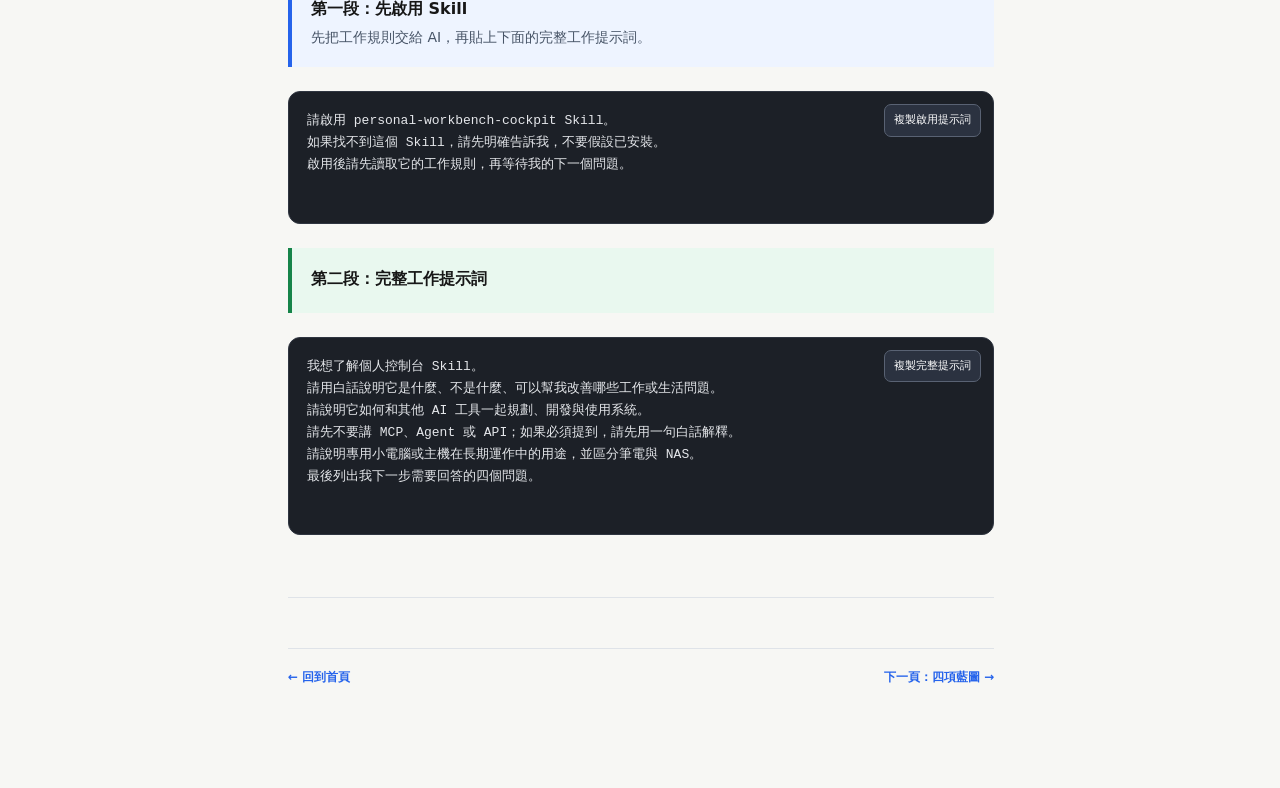
<file: docs/overview.html>
<!doctype html>
<html lang="zh-Hant"><head><meta charset="utf-8"><meta name="viewport" content="width=device-width, initial-scale=1"><meta name="description" content="了解自己的個人工作台 Skill，並交給不同 AI 工具協助開發"><title>Skill 功能｜個人工作台</title><link rel="stylesheet" href="styles.css"></head>
<body data-page="overview" data-title="Skill 功能"><a class="skip-link" href="#main">跳到主要內容</a><header class="site-header" data-site-header></header><aside class="site-sidebar" data-site-sidebar></aside><div class="sidebar-overlay" data-sidebar-overlay></div><main class="doc-main" id="main"><div class="doc-wrap"><article data-doc><header class="article-header"><p class="eyebrow">01 · 先看懂這件事</p><h1 class="article-title">先知道它能幫你做什麼</h1><p class="article-lede">這個 Skill 是我們自己的工作規則，不是某一個 AI 軟體。你可以把它交給 Codex、Claude Code 或其他 AI 開發工具，先釐清工作需求，再協助做出可以使用、可以檢查的工作台。</p><div class="article-meta"><span class="tag">適合新手</span><span class="tag">適合開發者</span><span class="tag">可搭配 Codex 與 Claude Code</span></div></header><section class="content-section" id="capabilities"><p class="section-label">它會怎麼幫忙</p><h2>從一句話，到真的能使用的工作台</h2><ol class="step-list"><li><div><strong>先問清楚問題</strong><p>辨識新建、改版、新增功能、資料流程或明確錯誤</p></div></li><li><div><strong>一起選做法</strong><p>針對目標提出兩到三個方案，說明優點、限制與驗收方式</p></div></li><li><div><strong>整理成工作步驟</strong><p>區分正式資料、草稿、待分類與待確認內容</p></div></li><li><div><strong>用過再調整</strong><p>保留結果回寫、學習進度、備份與下一次調整依據</p></div></li></ol></section><section class="content-section" id="ai-in-system"><p class="section-label">系統完成後</p><h2>AI 不是只在外面聊天，而是能進入你的工作流程</h2><p class="section-lede">你的系統負責保存資料與提供操作，AI 負責讀懂相關內容、整理重點、提出建議；你確認後，AI 才協助執行，結果再回到系統裡。</p><div class="flow-board" aria-label="AI 介入個人系統的四個步驟"><div class="flow-stage"><b>01</b><strong>系統存資料</strong><span>任務、文件、狀態</span></div><div class="flow-stage"><b>02</b><strong>AI 讀取</strong><span>只看允許的範圍</span></div><div class="flow-stage"><b>03</b><strong>AI 提醒與建議</strong><span>找重點、找異常、排下一步</span></div><div class="flow-stage"><b>04</b><strong>你確認後執行</strong><span>必要時寫回結果</span></div></div><div class="callout blue"><strong>用一句話理解</strong><p>AI 是會協助思考與處理的夥伴；你的系統是資料與工作的場所。兩者透過受控的連接合作。</p></div><div class="callout green"><strong>進階說法</strong><p>系統要提供可被 AI 呼叫的功能，並設定資料範圍、權限與確認點。MCP 可以理解成讓 AI 連接這些功能的橋接方式；Agent 則是負責一段工作的 AI 角色。</p></div></section><section class="content-section" id="not"><p class="section-label">使用邊界</p><h2>它不會替你跳過重要決策</h2><div class="callout yellow"><strong>先確認再落地</strong><p>AI 可以協助產生草稿與方案，但正式寫入、發布、通知、部署與其他外部動作仍需要使用者確認</p></div><p>如果你只需要一次性的統計圖或單張圖片，不必啟動完整工作台流程</p></section><section class="content-section" id="check"><p class="section-label">完成檢查</p><h2>看完這頁，你應該能回答</h2><ul class="check-list"><li>我要管理的是哪一類工作或生活事項</li><li>我需要的是工作台、駕駛艙，還是單次報表</li><li>完成後我想看到進度、風險、數據或復盤</li></ul><div class="progress-panel"><p>完成 Skill 功能理解後，進入四項藍圖</p><div class="progress-actions"><button class="progress-button" type="button" data-progress-key="overview">標記完成</button><a class="text-button" href="blueprint.html">下一頁：四項藍圖</a></div></div></section><footer class="page-footer"><a href="index.html">← 回到首頁</a><a href="blueprint.html">下一頁：四項藍圖 →</a></footer></article><aside class="toc" data-toc></aside></div></main><button class="back-top" type="button" data-back-top>回到頂端 ↑</button><script src="app.js" defer></script></body></html>
</file>
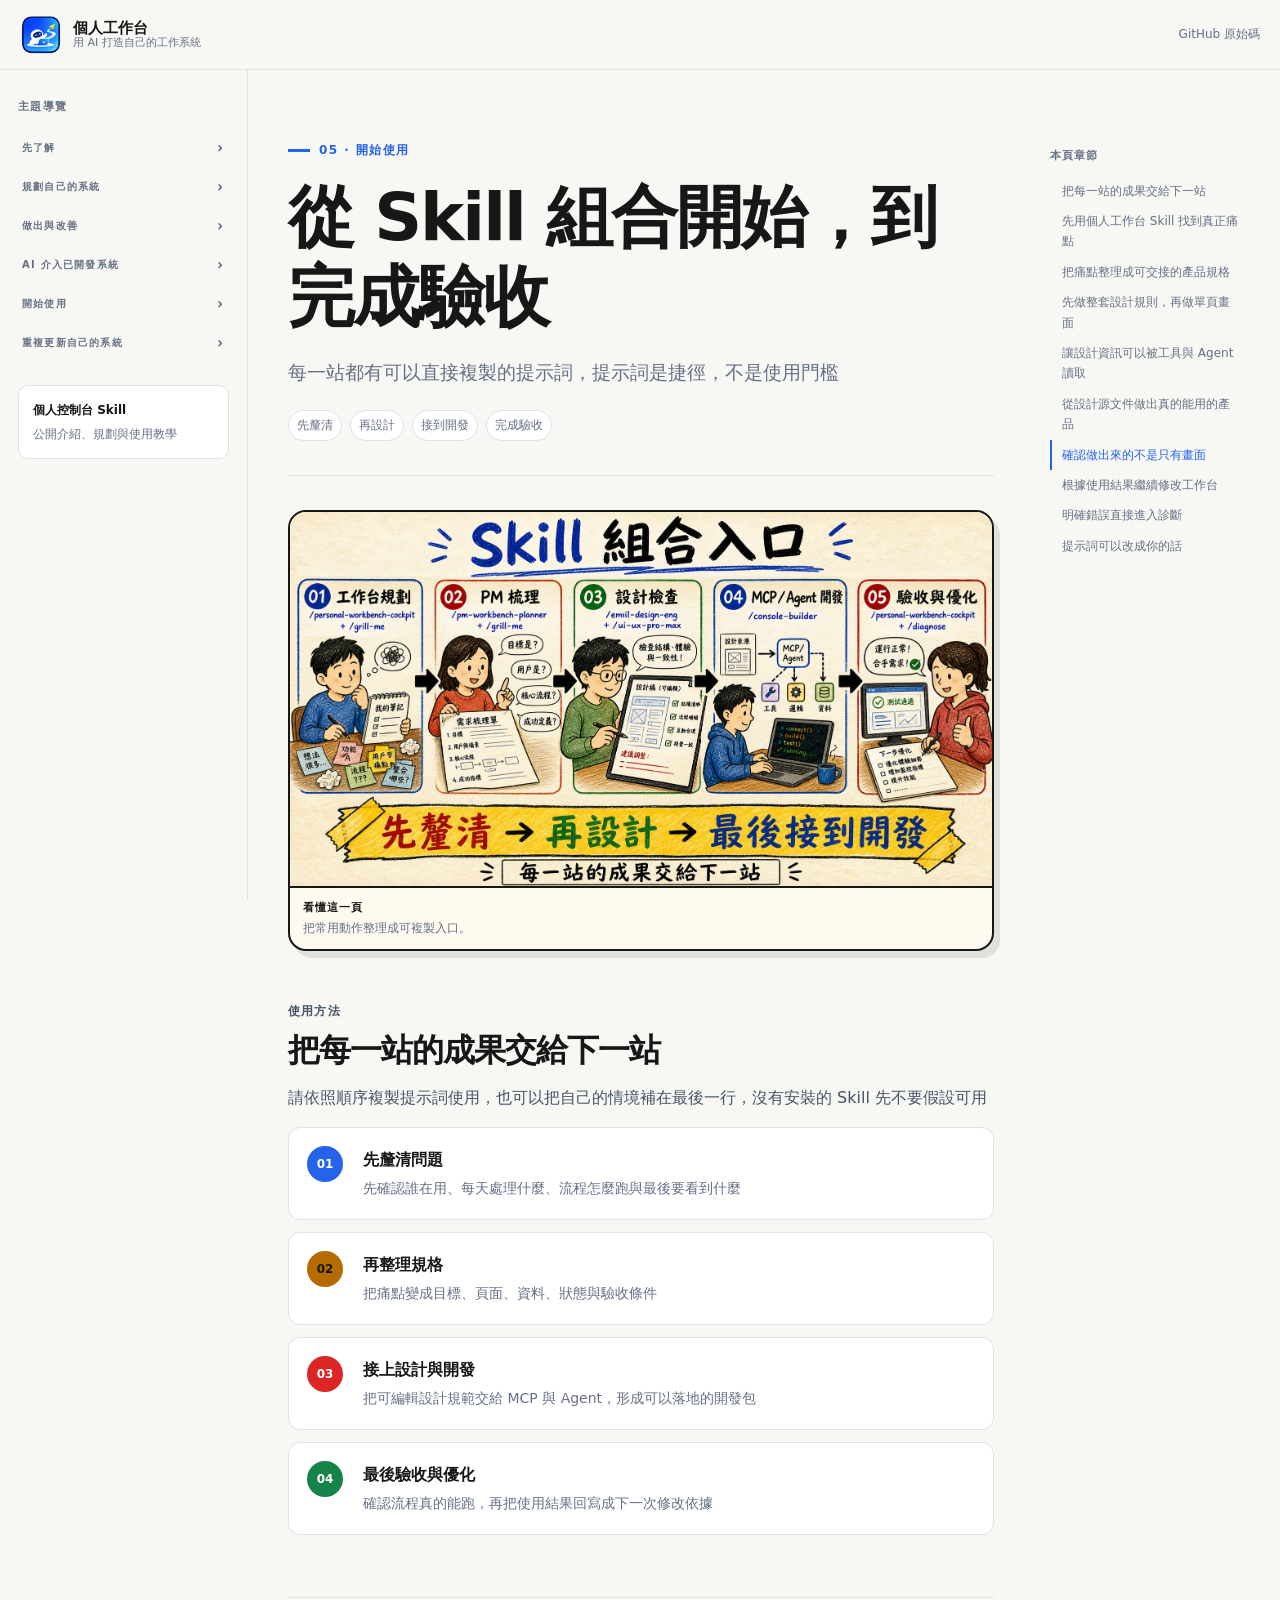
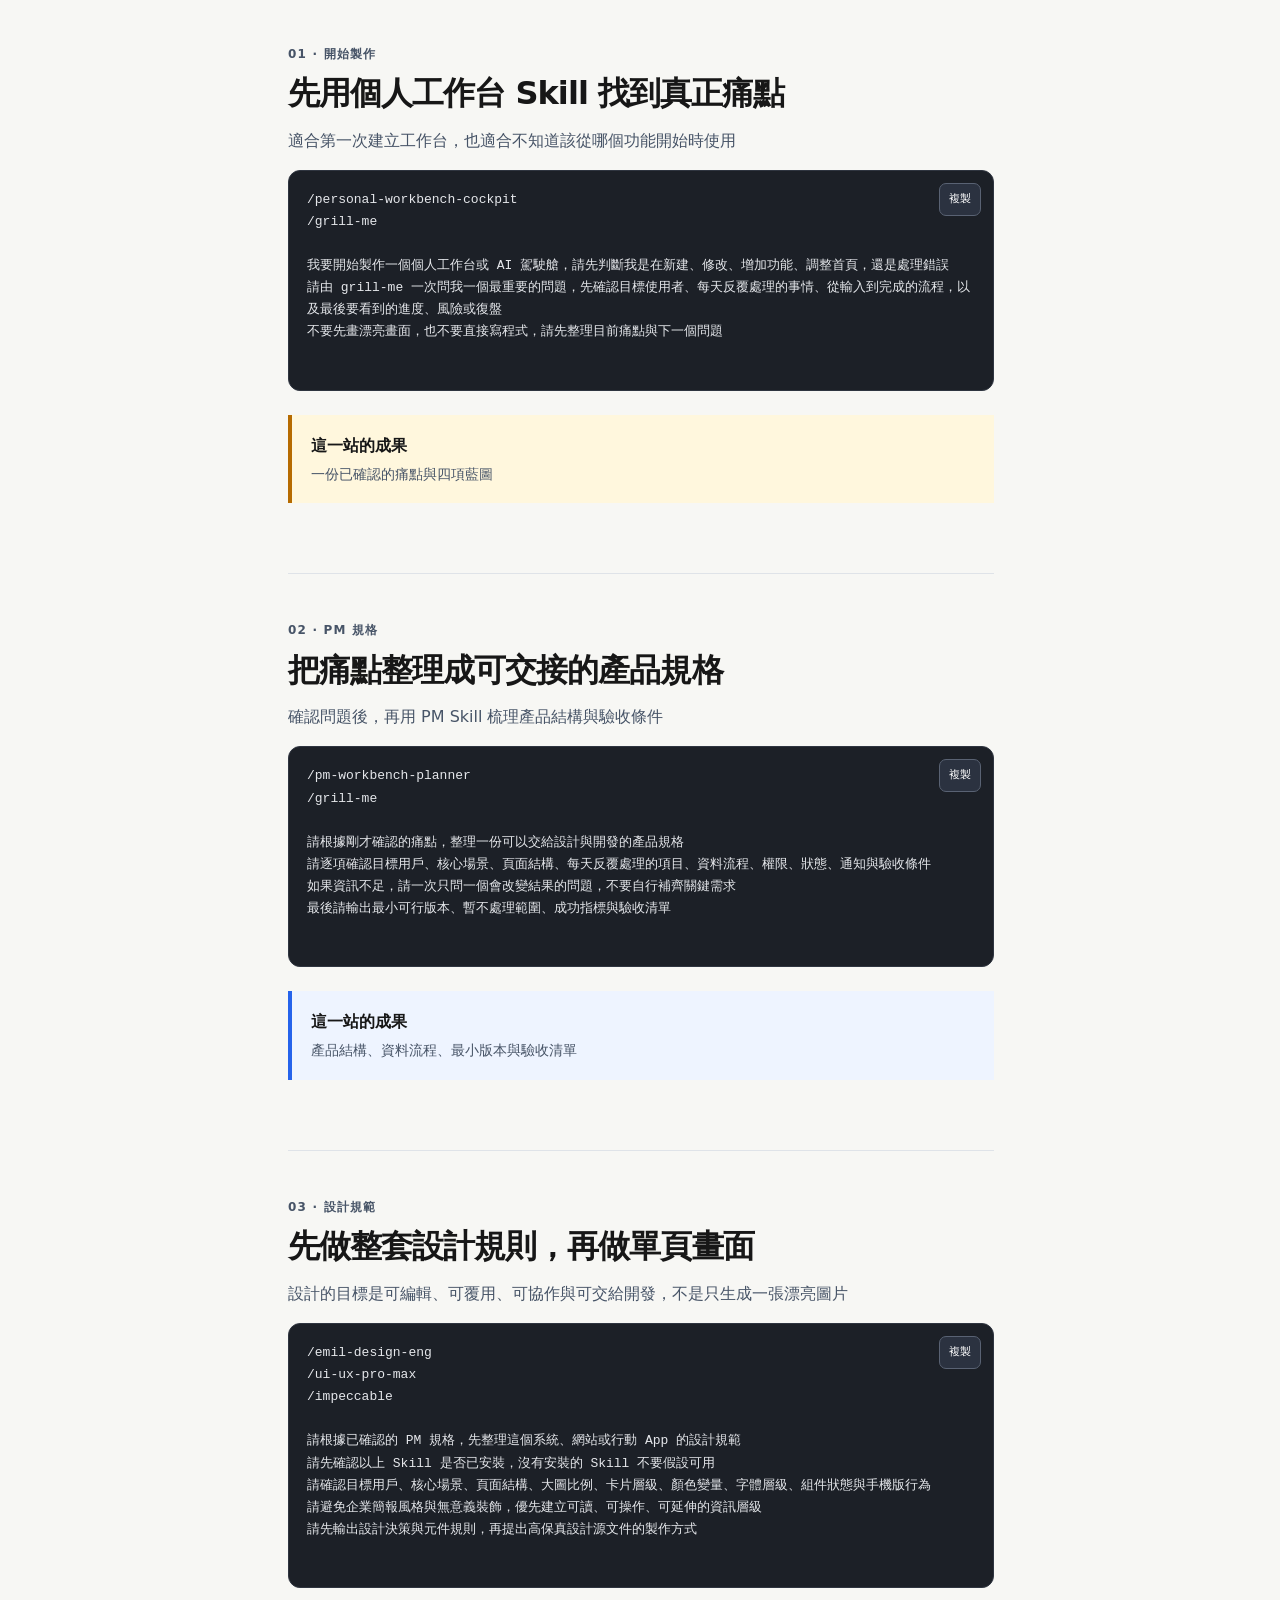
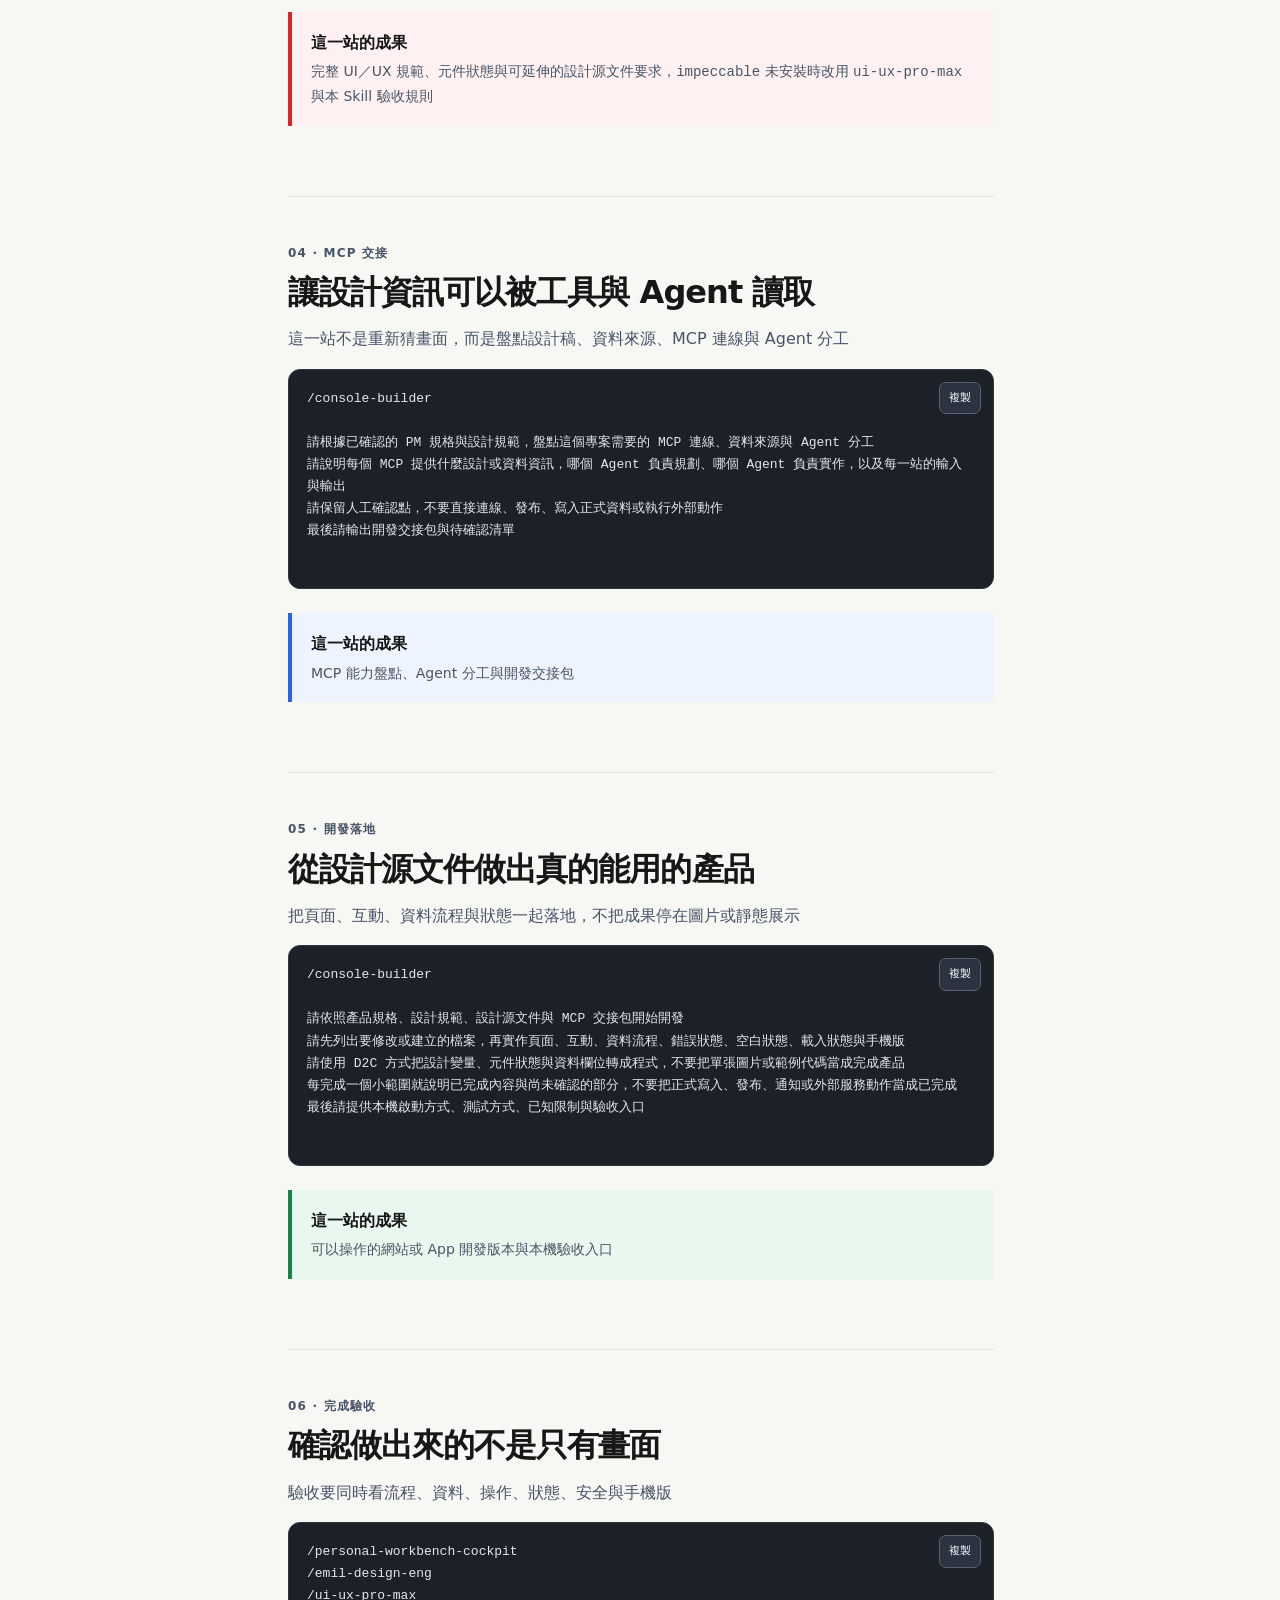
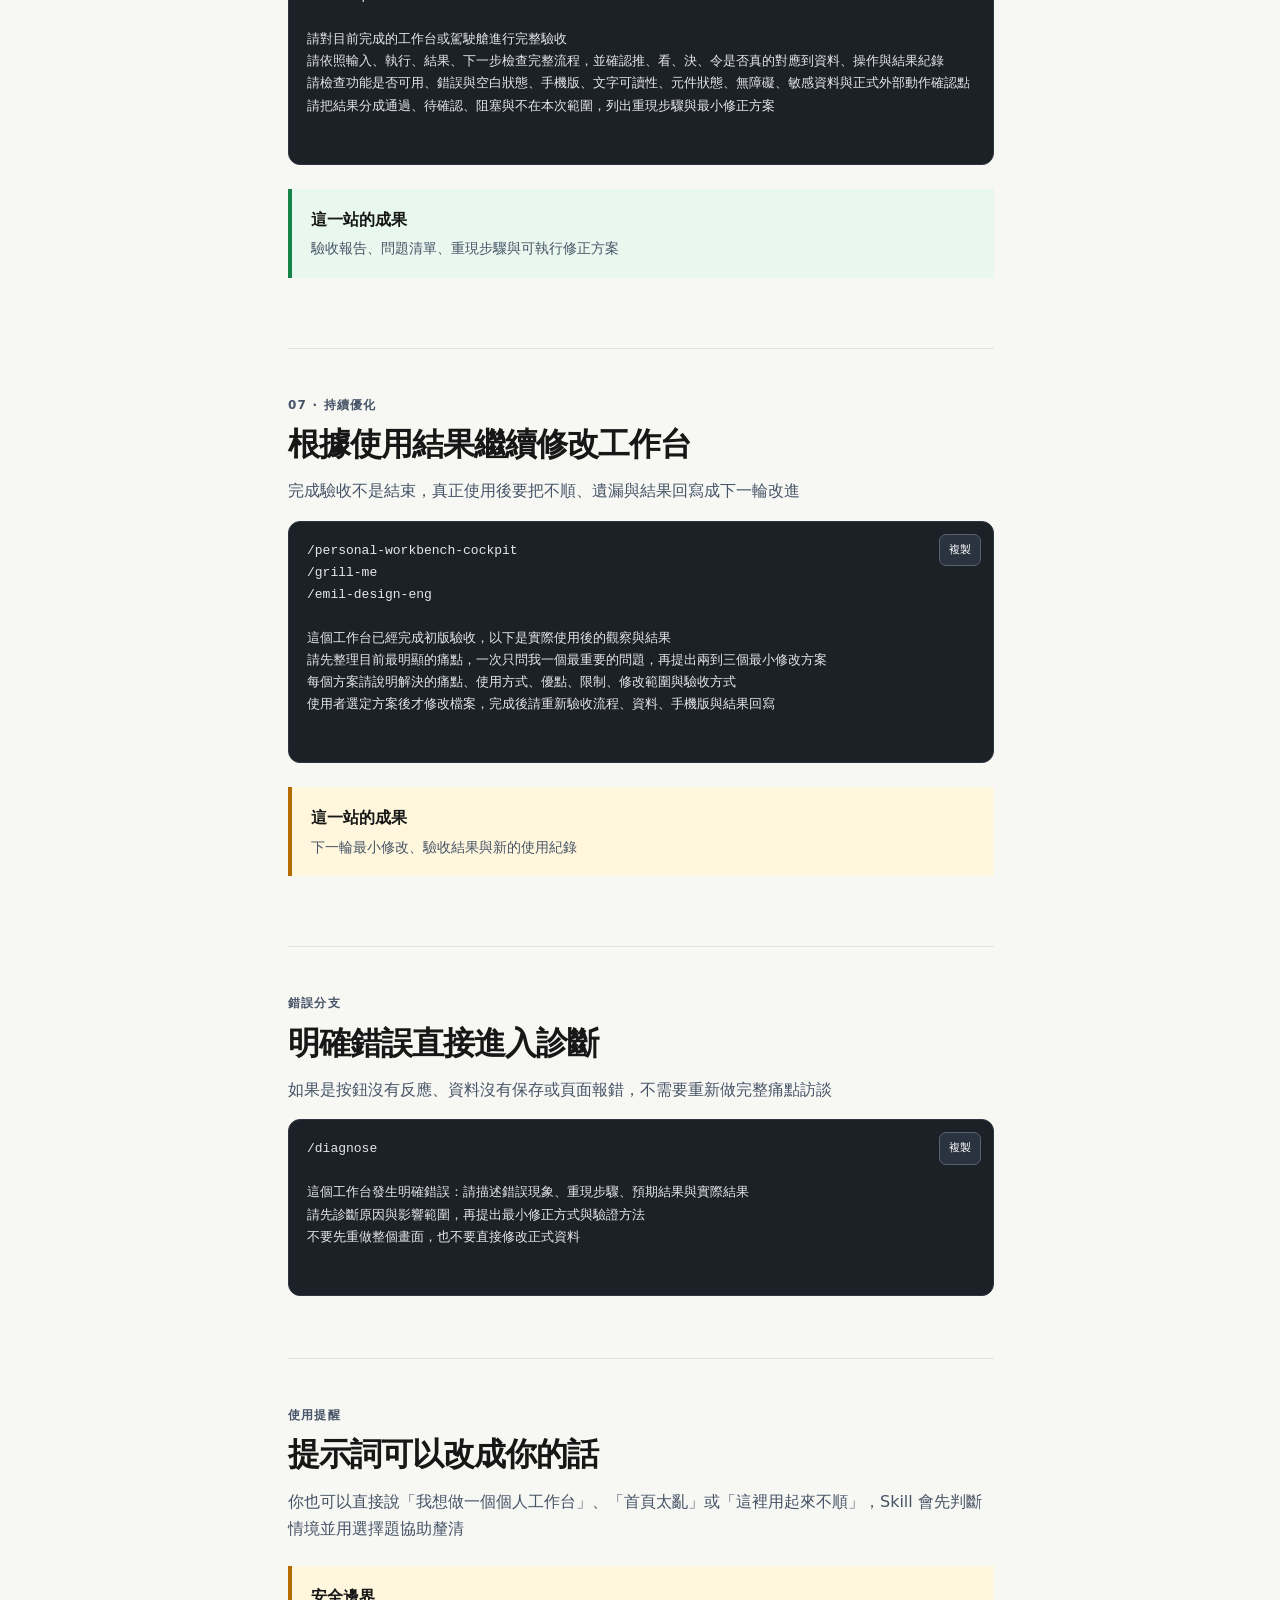
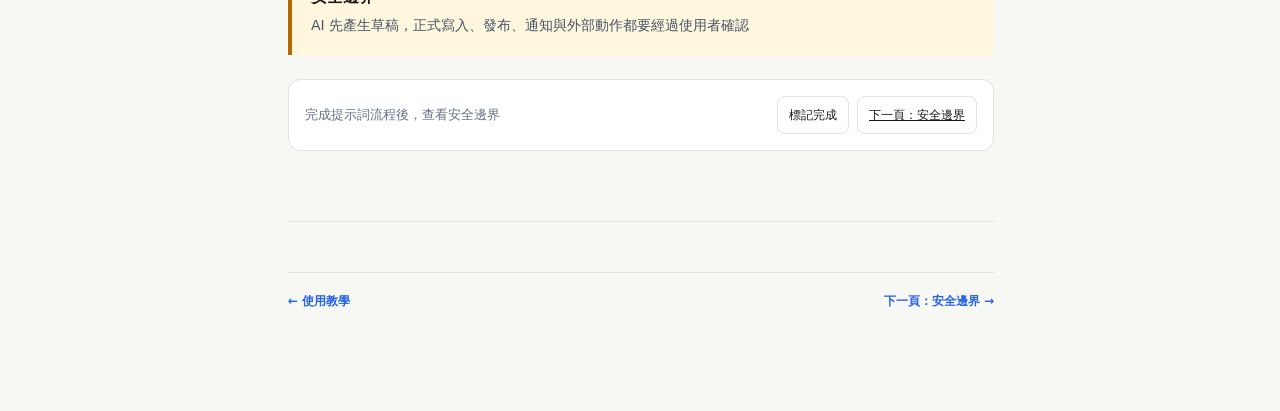
<file: docs/prompts.html>
<!doctype html>
<html lang="zh-Hant">
<head>
  <meta charset="utf-8">
  <meta name="viewport" content="width=device-width, initial-scale=1">
  <meta name="description" content="個人工作台 Skill 組合提示詞與驗收流程">
  <title>提示詞中心｜個人工作台</title>
  <link rel="stylesheet" href="styles.css">
</head>
<body data-page="prompts" data-title="提示詞中心">
  <a class="skip-link" href="#main">跳到主要內容</a>
  <header class="site-header" data-site-header></header>
  <aside class="site-sidebar" data-site-sidebar></aside>
  <div class="sidebar-overlay" data-sidebar-overlay></div>
  <main class="doc-main" id="main">
    <div class="doc-wrap">
      <article data-doc>
        <header class="article-header">
          <p class="eyebrow">05 · 開始使用</p>
          <h1 class="article-title">從 Skill 組合開始，到完成驗收</h1>
          <p class="article-lede">每一站都有可以直接複製的提示詞，提示詞是捷徑，不是使用門檻</p>
          <div class="article-meta"><span class="tag">先釐清</span><span class="tag">再設計</span><span class="tag">接到開發</span><span class="tag">完成驗收</span></div>
        </header>

        <section class="content-section" id="how-to-use">
          <p class="section-label">使用方法</p>
          <h2 id="how-to-use-title">把每一站的成果交給下一站</h2>
          <p>請依照順序複製提示詞使用，也可以把自己的情境補在最後一行，沒有安裝的 Skill 先不要假設可用</p>
          <ol class="step-list">
            <li><div><strong>先釐清問題</strong><p>先確認誰在用、每天處理什麼、流程怎麼跑與最後要看到什麼</p></div></li>
            <li><div><strong>再整理規格</strong><p>把痛點變成目標、頁面、資料、狀態與驗收條件</p></div></li>
            <li><div><strong>接上設計與開發</strong><p>把可編輯設計規範交給 MCP 與 Agent，形成可以落地的開發包</p></div></li>
            <li><div><strong>最後驗收與優化</strong><p>確認流程真的能跑，再把使用結果回寫成下一次修改依據</p></div></li>
          </ol>
        </section>

        <section class="content-section" id="start">
          <p class="section-label">01 · 開始製作</p>
          <h2 id="start-title">先用個人工作台 Skill 找到真正痛點</h2>
          <p>適合第一次建立工作台，也適合不知道該從哪個功能開始時使用</p>
          <div class="code-card"><button class="copy-button" type="button" data-copy>複製</button><pre>/personal-workbench-cockpit
/grill-me

我要開始製作一個個人工作台或 AI 駕駛艙，請先判斷我是在新建、修改、增加功能、調整首頁，還是處理錯誤
請由 grill-me 一次問我一個最重要的問題，先確認目標使用者、每天反覆處理的事情、從輸入到完成的流程，以及最後要看到的進度、風險或復盤
不要先畫漂亮畫面，也不要直接寫程式，請先整理目前痛點與下一個問題</pre><span class="copy-status" aria-live="polite"></span></div>
          <div class="callout yellow"><strong>這一站的成果</strong><p>一份已確認的痛點與四項藍圖</p></div>
        </section>

        <section class="content-section" id="pm">
          <p class="section-label">02 · PM 規格</p>
          <h2 id="pm-title">把痛點整理成可交接的產品規格</h2>
          <p>確認問題後，再用 PM Skill 梳理產品結構與驗收條件</p>
          <div class="code-card"><button class="copy-button" type="button" data-copy>複製</button><pre>/pm-workbench-planner
/grill-me

請根據剛才確認的痛點，整理一份可以交給設計與開發的產品規格
請逐項確認目標用戶、核心場景、頁面結構、每天反覆處理的項目、資料流程、權限、狀態、通知與驗收條件
如果資訊不足，請一次只問一個會改變結果的問題，不要自行補齊關鍵需求
最後請輸出最小可行版本、暫不處理範圍、成功指標與驗收清單</pre><span class="copy-status" aria-live="polite"></span></div>
          <div class="callout blue"><strong>這一站的成果</strong><p>產品結構、資料流程、最小版本與驗收清單</p></div>
        </section>

        <section class="content-section" id="design">
          <p class="section-label">03 · 設計規範</p>
          <h2 id="design-title">先做整套設計規則，再做單頁畫面</h2>
          <p>設計的目標是可編輯、可覆用、可協作與可交給開發，不是只生成一張漂亮圖片</p>
          <div class="code-card"><button class="copy-button" type="button" data-copy>複製</button><pre>/emil-design-eng
/ui-ux-pro-max
/impeccable

請根據已確認的 PM 規格，先整理這個系統、網站或行動 App 的設計規範
請先確認以上 Skill 是否已安裝，沒有安裝的 Skill 不要假設可用
請確認目標用戶、核心場景、頁面結構、大圖比例、卡片層級、顏色變量、字體層級、組件狀態與手機版行為
請避免企業簡報風格與無意義裝飾，優先建立可讀、可操作、可延伸的資訊層級
請先輸出設計決策與元件規則，再提出高保真設計源文件的製作方式</pre><span class="copy-status" aria-live="polite"></span></div>
          <div class="callout red"><strong>這一站的成果</strong><p>完整 UI／UX 規範、元件狀態與可延伸的設計源文件要求，<code>impeccable</code> 未安裝時改用 <code>ui-ux-pro-max</code> 與本 Skill 驗收規則</p></div>
        </section>

        <section class="content-section" id="mcp">
          <p class="section-label">04 · MCP 交接</p>
          <h2 id="mcp-title">讓設計資訊可以被工具與 Agent 讀取</h2>
          <p>這一站不是重新猜畫面，而是盤點設計稿、資料來源、MCP 連線與 Agent 分工</p>
          <div class="code-card"><button class="copy-button" type="button" data-copy>複製</button><pre>/console-builder

請根據已確認的 PM 規格與設計規範，盤點這個專案需要的 MCP 連線、資料來源與 Agent 分工
請說明每個 MCP 提供什麼設計或資料資訊，哪個 Agent 負責規劃、哪個 Agent 負責實作，以及每一站的輸入與輸出
請保留人工確認點，不要直接連線、發布、寫入正式資料或執行外部動作
最後請輸出開發交接包與待確認清單</pre><span class="copy-status" aria-live="polite"></span></div>
          <div class="callout"><strong>這一站的成果</strong><p>MCP 能力盤點、Agent 分工與開發交接包</p></div>
        </section>

        <section class="content-section" id="build">
          <p class="section-label">05 · 開發落地</p>
          <h2 id="build-title">從設計源文件做出真的能用的產品</h2>
          <p>把頁面、互動、資料流程與狀態一起落地，不把成果停在圖片或靜態展示</p>
          <div class="code-card"><button class="copy-button" type="button" data-copy>複製</button><pre>/console-builder

請依照產品規格、設計規範、設計源文件與 MCP 交接包開始開發
請先列出要修改或建立的檔案，再實作頁面、互動、資料流程、錯誤狀態、空白狀態、載入狀態與手機版
請使用 D2C 方式把設計變量、元件狀態與資料欄位轉成程式，不要把單張圖片或範例代碼當成完成產品
每完成一個小範圍就說明已完成內容與尚未確認的部分，不要把正式寫入、發布、通知或外部服務動作當成已完成
最後請提供本機啟動方式、測試方式、已知限制與驗收入口</pre><span class="copy-status" aria-live="polite"></span></div>
          <div class="callout green"><strong>這一站的成果</strong><p>可以操作的網站或 App 開發版本與本機驗收入口</p></div>
        </section>

        <section class="content-section" id="acceptance">
          <p class="section-label">06 · 完成驗收</p>
          <h2 id="acceptance-title">確認做出來的不是只有畫面</h2>
          <p>驗收要同時看流程、資料、操作、狀態、安全與手機版</p>
          <div class="code-card"><button class="copy-button" type="button" data-copy>複製</button><pre>/personal-workbench-cockpit
/emil-design-eng
/ui-ux-pro-max

請對目前完成的工作台或駕駛艙進行完整驗收
請依照輸入、執行、結果、下一步檢查完整流程，並確認推、看、決、令是否真的對應到資料、操作與結果紀錄
請檢查功能是否可用、錯誤與空白狀態、手機版、文字可讀性、元件狀態、無障礙、敏感資料與正式外部動作確認點
請把結果分成通過、待確認、阻塞與不在本次範圍，列出重現步驟與最小修正方案</pre><span class="copy-status" aria-live="polite"></span></div>
          <div class="callout green"><strong>這一站的成果</strong><p>驗收報告、問題清單、重現步驟與可執行修正方案</p></div>
        </section>

        <section class="content-section" id="optimize">
          <p class="section-label">07 · 持續優化</p>
          <h2 id="optimize-title">根據使用結果繼續修改工作台</h2>
          <p>完成驗收不是結束，真正使用後要把不順、遺漏與結果回寫成下一輪改進</p>
          <div class="code-card"><button class="copy-button" type="button" data-copy>複製</button><pre>/personal-workbench-cockpit
/grill-me
/emil-design-eng

這個工作台已經完成初版驗收，以下是實際使用後的觀察與結果
請先整理目前最明顯的痛點，一次只問我一個最重要的問題，再提出兩到三個最小修改方案
每個方案請說明解決的痛點、使用方式、優點、限制、修改範圍與驗收方式
使用者選定方案後才修改檔案，完成後請重新驗收流程、資料、手機版與結果回寫</pre><span class="copy-status" aria-live="polite"></span></div>
          <div class="callout yellow"><strong>這一站的成果</strong><p>下一輪最小修改、驗收結果與新的使用紀錄</p></div>
        </section>

        <section class="content-section" id="repair">
          <p class="section-label">錯誤分支</p>
          <h2 id="repair-title">明確錯誤直接進入診斷</h2>
          <p>如果是按鈕沒有反應、資料沒有保存或頁面報錯，不需要重新做完整痛點訪談</p>
          <div class="code-card"><button class="copy-button" type="button" data-copy>複製</button><pre>/diagnose

這個工作台發生明確錯誤：請描述錯誤現象、重現步驟、預期結果與實際結果
請先診斷原因與影響範圍，再提出最小修正方式與驗證方法
不要先重做整個畫面，也不要直接修改正式資料</pre><span class="copy-status" aria-live="polite"></span></div>
        </section>

        <section class="content-section" id="notes">
          <p class="section-label">使用提醒</p>
          <h2 id="notes-title">提示詞可以改成你的話</h2>
          <p>你也可以直接說「我想做一個個人工作台」、「首頁太亂」或「這裡用起來不順」，Skill 會先判斷情境並用選擇題協助釐清</p>
          <div class="callout yellow"><strong>安全邊界</strong><p>AI 先產生草稿，正式寫入、發布、通知與外部動作都要經過使用者確認</p></div>
          <div class="progress-panel"><p>完成提示詞流程後，查看安全邊界</p><div class="progress-actions"><button class="progress-button" type="button" data-progress-key="prompts">標記完成</button><a class="text-button" href="guardrails.html">下一頁：安全邊界</a></div></div>
        </section>

        <footer class="page-footer"><a href="usage.html">← 使用教學</a><a href="guardrails.html">下一頁：安全邊界 →</a></footer>
      </article>
      <aside class="toc" data-toc></aside>
    </div>
  </main>
  <button class="back-top" type="button" data-back-top>回到頂端 ↑</button>
  <script src="app.js" defer></script>
</body>
</html>
</file>
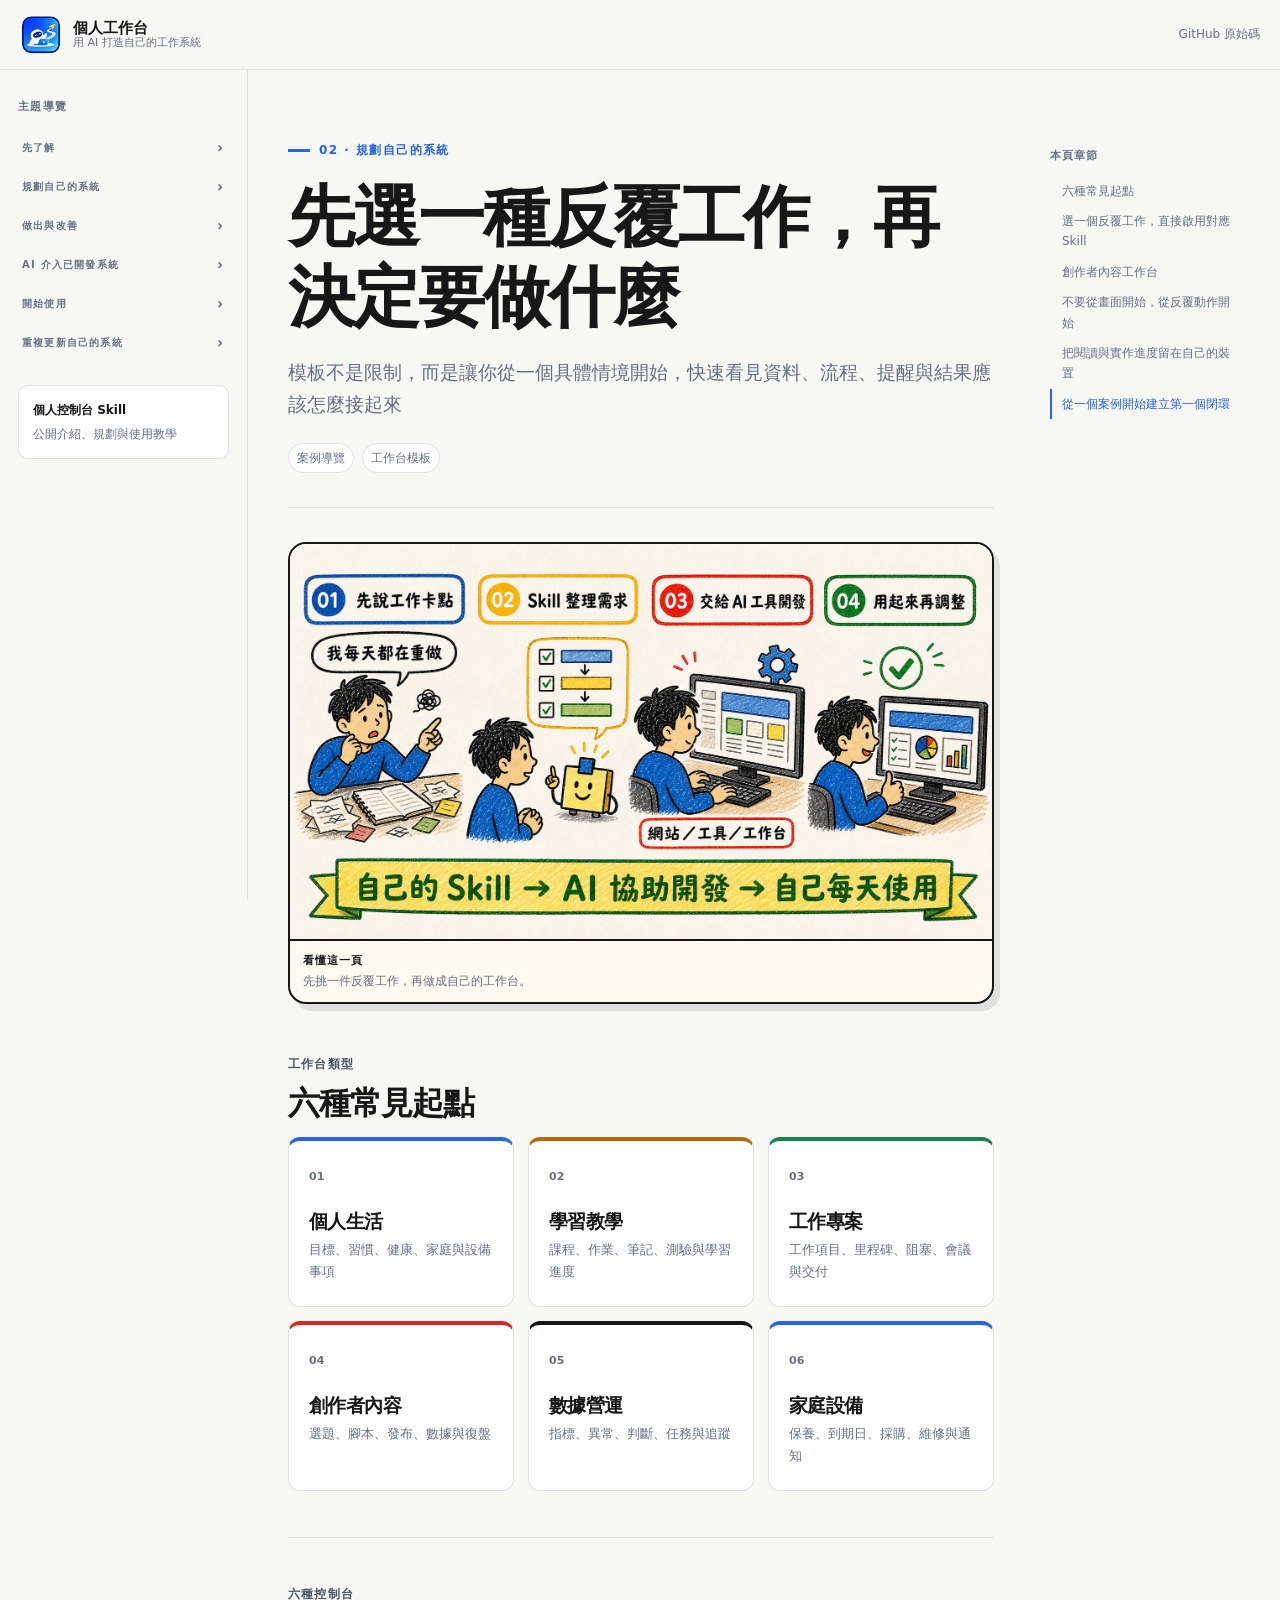
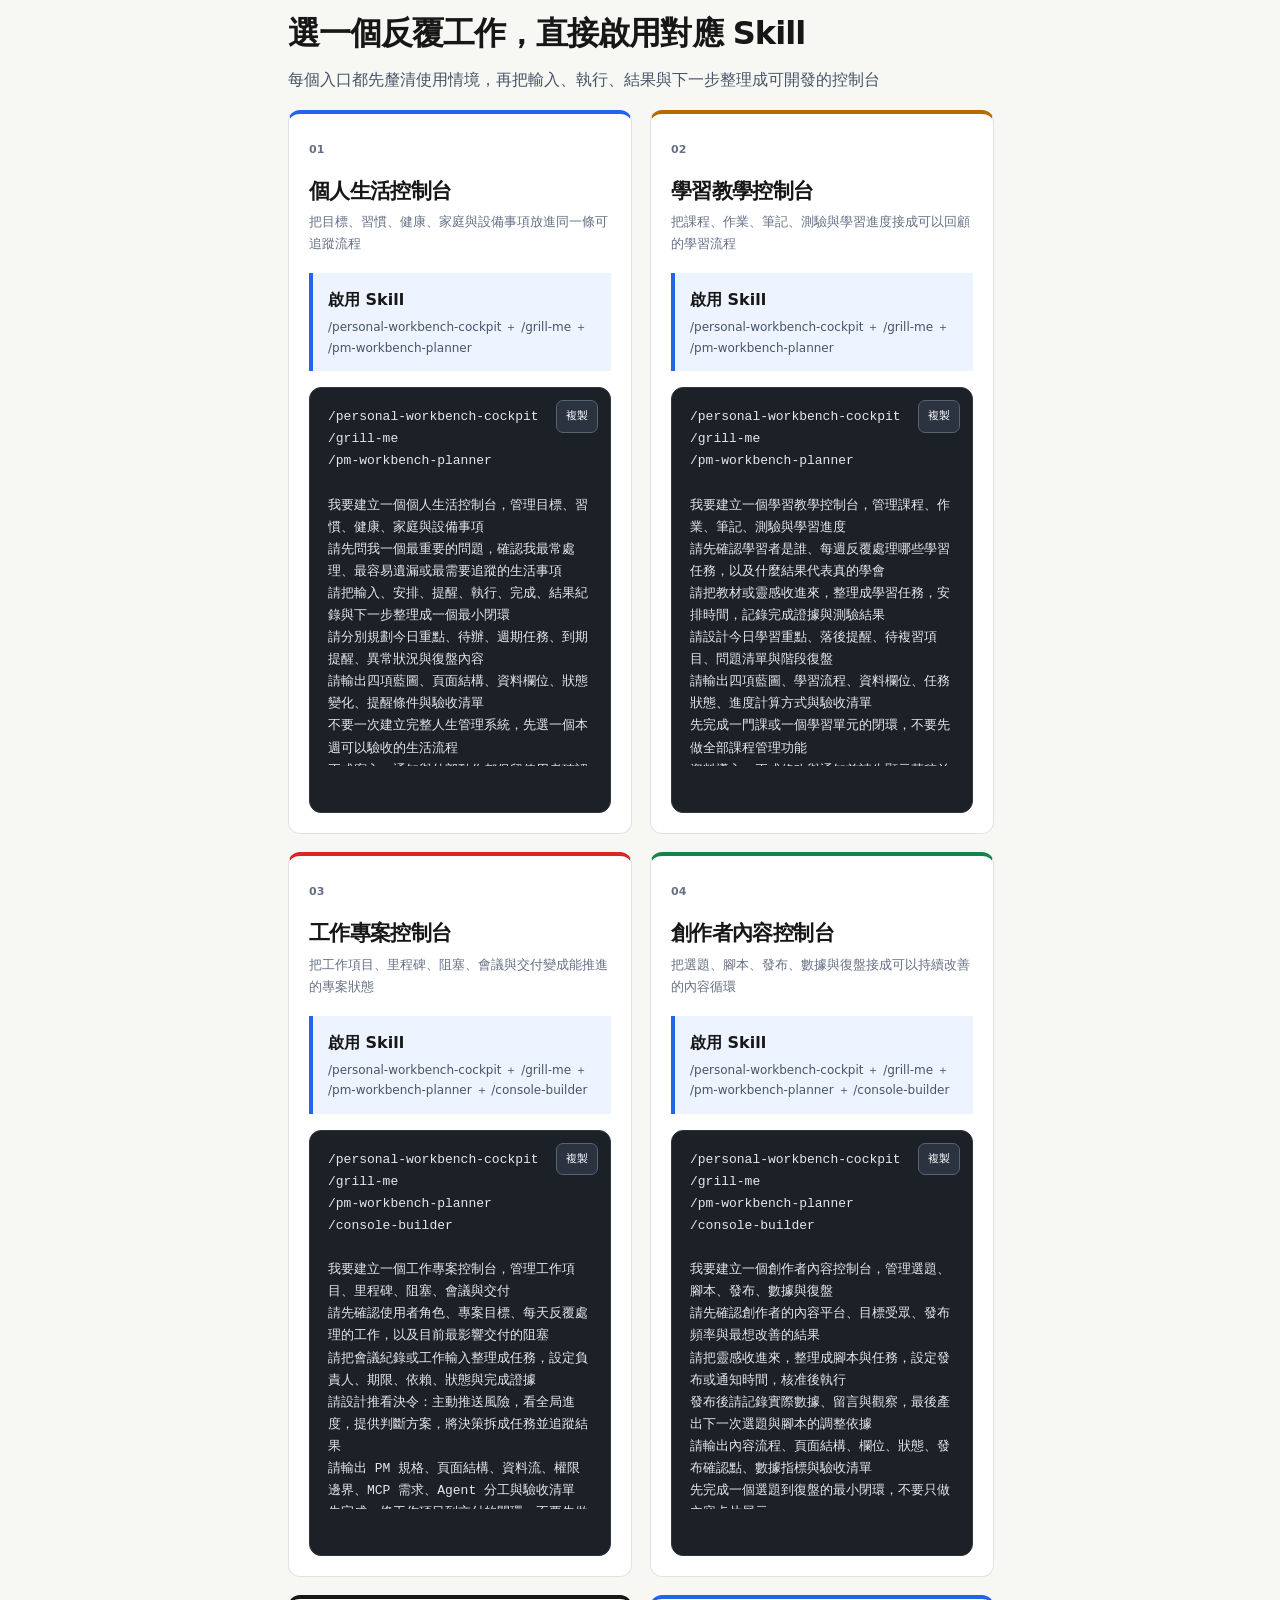
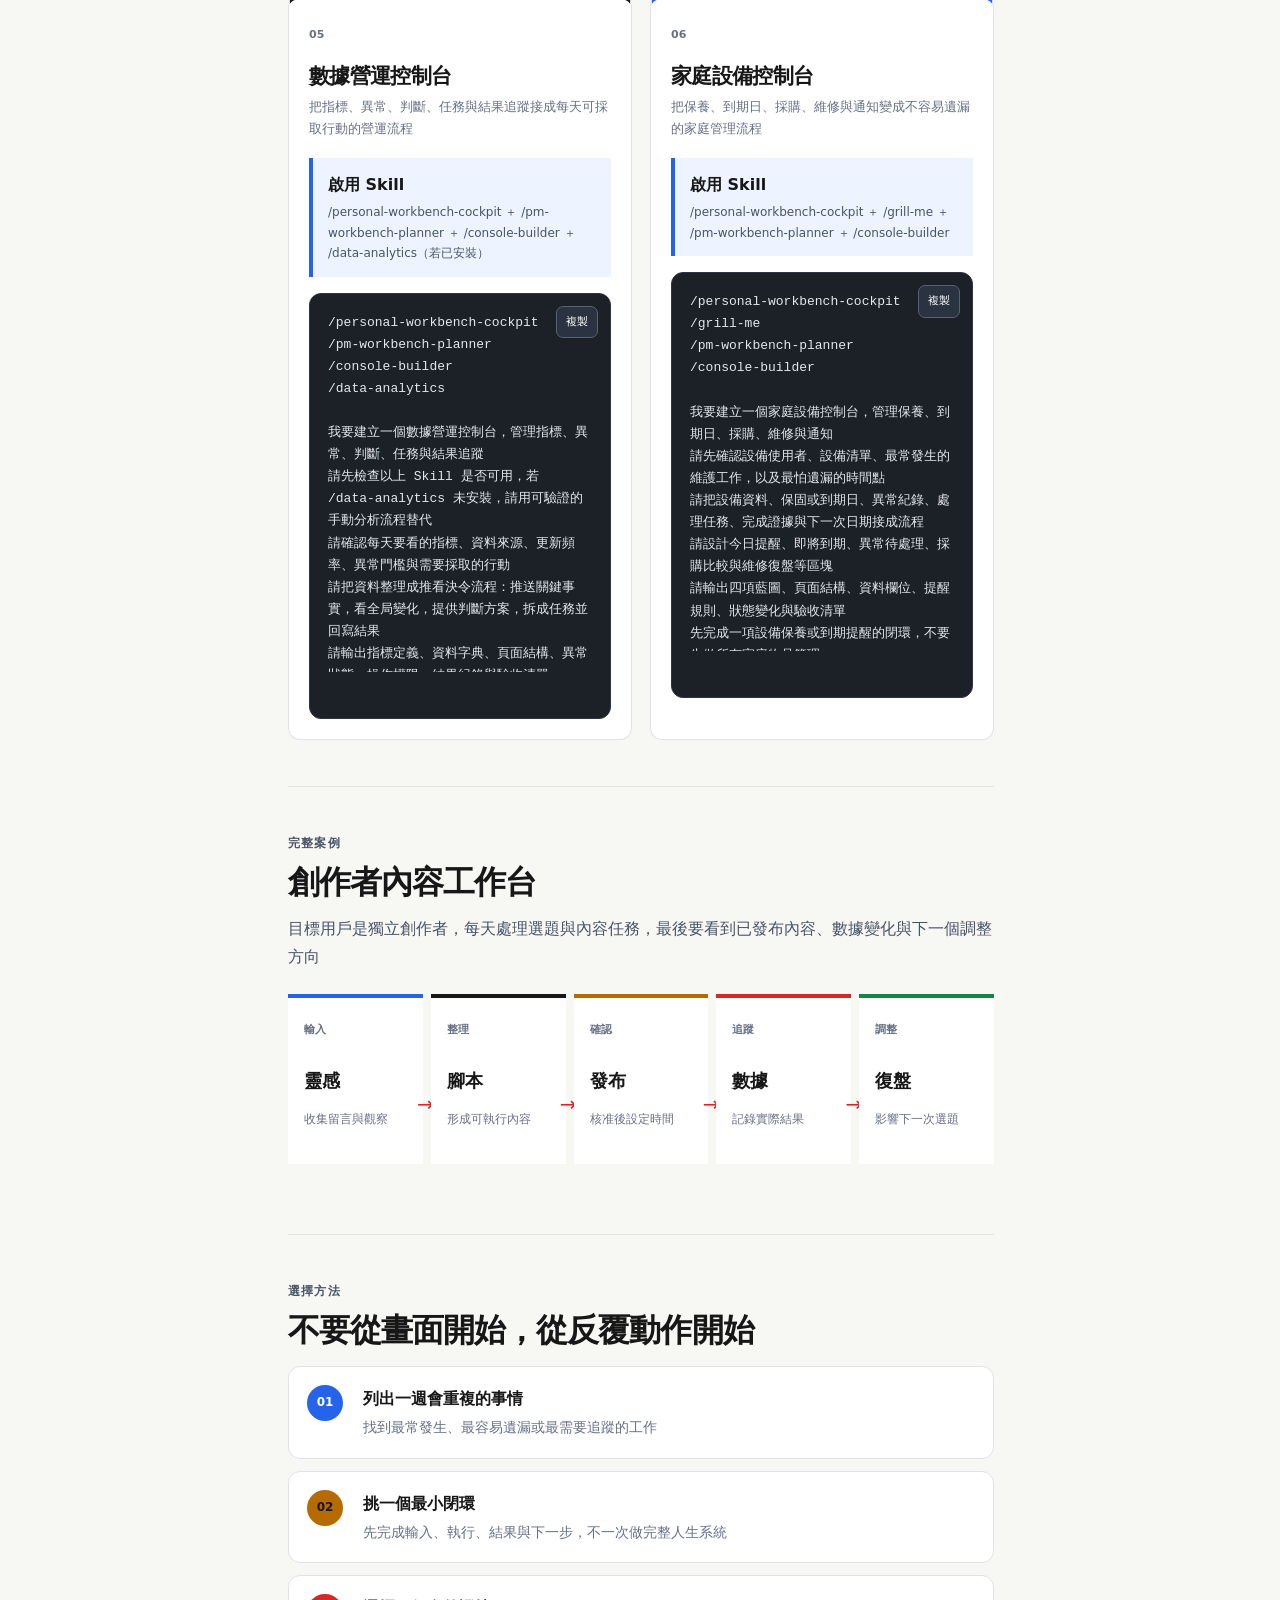
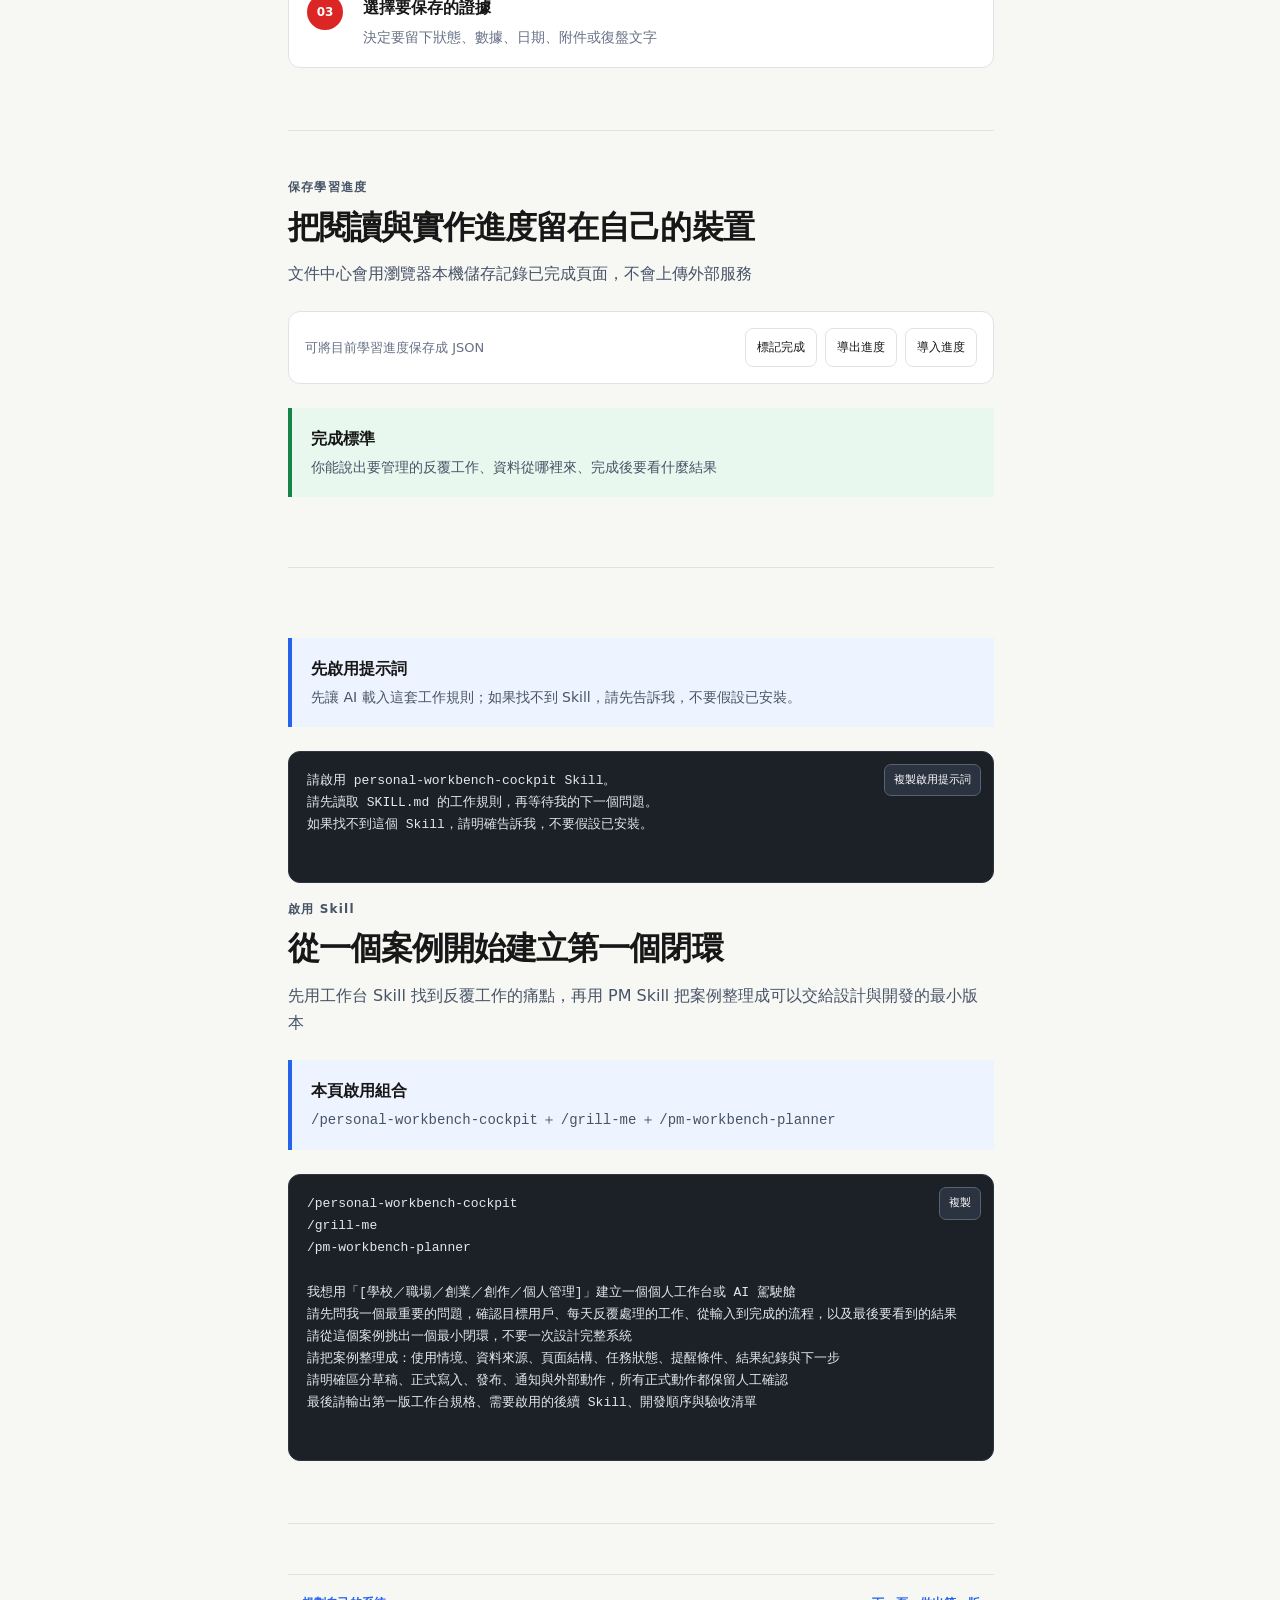
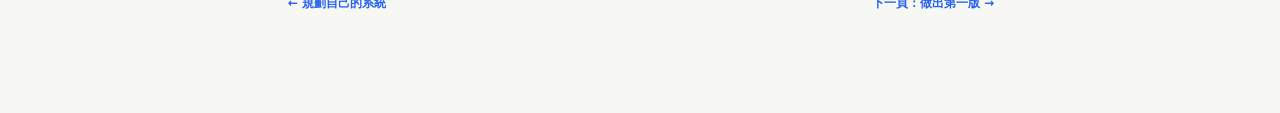
<file: docs/templates.html>
<!doctype html>
<html lang="zh-Hant"><head><meta charset="utf-8"><meta name="viewport" content="width=device-width, initial-scale=1"><meta name="description" content="個人工作台模板與實際案例"><title>工作台案例｜個人工作台</title><link rel="stylesheet" href="styles.css"></head>
<body data-page="templates" data-title="工作台案例"><a class="skip-link" href="#main">跳到主要內容</a><header class="site-header" data-site-header></header><aside class="site-sidebar" data-site-sidebar></aside><div class="sidebar-overlay" data-sidebar-overlay></div><main class="doc-main" id="main"><div class="doc-wrap"><article data-doc><header class="article-header"><p class="eyebrow">02 · 規劃自己的系統</p><h1 class="article-title">先選一種反覆工作，再決定要做什麼</h1><p class="article-lede">模板不是限制，而是讓你從一個具體情境開始，快速看見資料、流程、提醒與結果應該怎麼接起來</p><div class="article-meta"><span class="tag">案例導覽</span><span class="tag">工作台模板</span></div></header><section class="content-section" id="types"><p class="section-label">工作台類型</p><h2>六種常見起點</h2><div class="info-grid"><div class="info-card"><span class="index-number">01</span><h3>個人生活</h3><p>目標、習慣、健康、家庭與設備事項</p></div><div class="info-card"><span class="index-number">02</span><h3>學習教學</h3><p>課程、作業、筆記、測驗與學習進度</p></div><div class="info-card"><span class="index-number">03</span><h3>工作專案</h3><p>工作項目、里程碑、阻塞、會議與交付</p></div><div class="info-card"><span class="index-number">04</span><h3>創作者內容</h3><p>選題、腳本、發布、數據與復盤</p></div><div class="info-card"><span class="index-number">05</span><h3>數據營運</h3><p>指標、異常、判斷、任務與追蹤</p></div><div class="info-card"><span class="index-number">06</span><h3>家庭設備</h3><p>保養、到期日、採購、維修與通知</p></div></div></section><section class="content-section" id="case"><p class="section-label">完整案例</p><h2>創作者內容工作台</h2><p>目標用戶是獨立創作者，每天處理選題與內容任務，最後要看到已發布內容、數據變化與下一個調整方向</p><div class="flow-board"><div class="flow-stage"><b>輸入</b><strong>靈感</strong><span>收集留言與觀察</span></div><div class="flow-stage"><b>整理</b><strong>腳本</strong><span>形成可執行內容</span></div><div class="flow-stage"><b>確認</b><strong>發布</strong><span>核准後設定時間</span></div><div class="flow-stage"><b>追蹤</b><strong>數據</strong><span>記錄實際結果</span></div><div class="flow-stage"><b>調整</b><strong>復盤</strong><span>影響下一次選題</span></div></div></section><section class="content-section" id="select"><p class="section-label">選擇方法</p><h2>不要從畫面開始，從反覆動作開始</h2><ol class="step-list"><li><div><strong>列出一週會重複的事情</strong><p>找到最常發生、最容易遺漏或最需要追蹤的工作</p></div></li><li><div><strong>挑一個最小閉環</strong><p>先完成輸入、執行、結果與下一步，不一次做完整人生系統</p></div></li><li><div><strong>選擇要保存的證據</strong><p>決定要留下狀態、數據、日期、附件或復盤文字</p></div></li></ol></section><section class="content-section" id="progress"><p class="section-label">保存學習進度</p><h2>把閱讀與實作進度留在自己的裝置</h2><p>文件中心會用瀏覽器本機儲存記錄已完成頁面，不會上傳外部服務</p><div class="progress-panel"><p>可將目前學習進度保存成 JSON</p><div class="progress-actions"><button class="progress-button" type="button" data-progress-key="templates">標記完成</button><button class="text-button" type="button" data-progress-export>導出進度</button><label class="text-button" for="progress-file">導入進度</label><input id="progress-file" type="file" accept="application/json" data-progress-import hidden></div></div><div class="callout green"><strong>完成標準</strong><p>你能說出要管理的反覆工作、資料從哪裡來、完成後要看什麼結果</p></div></section><footer class="page-footer"><a href="blueprint.html">← 規劃自己的系統</a><a href="build.html">下一頁：做出第一版 →</a></footer></article><aside class="toc" data-toc></aside></div></main><button class="back-top" type="button" data-back-top>回到頂端 ↑</button><script src="app.js" defer></script></body></html>
</file>
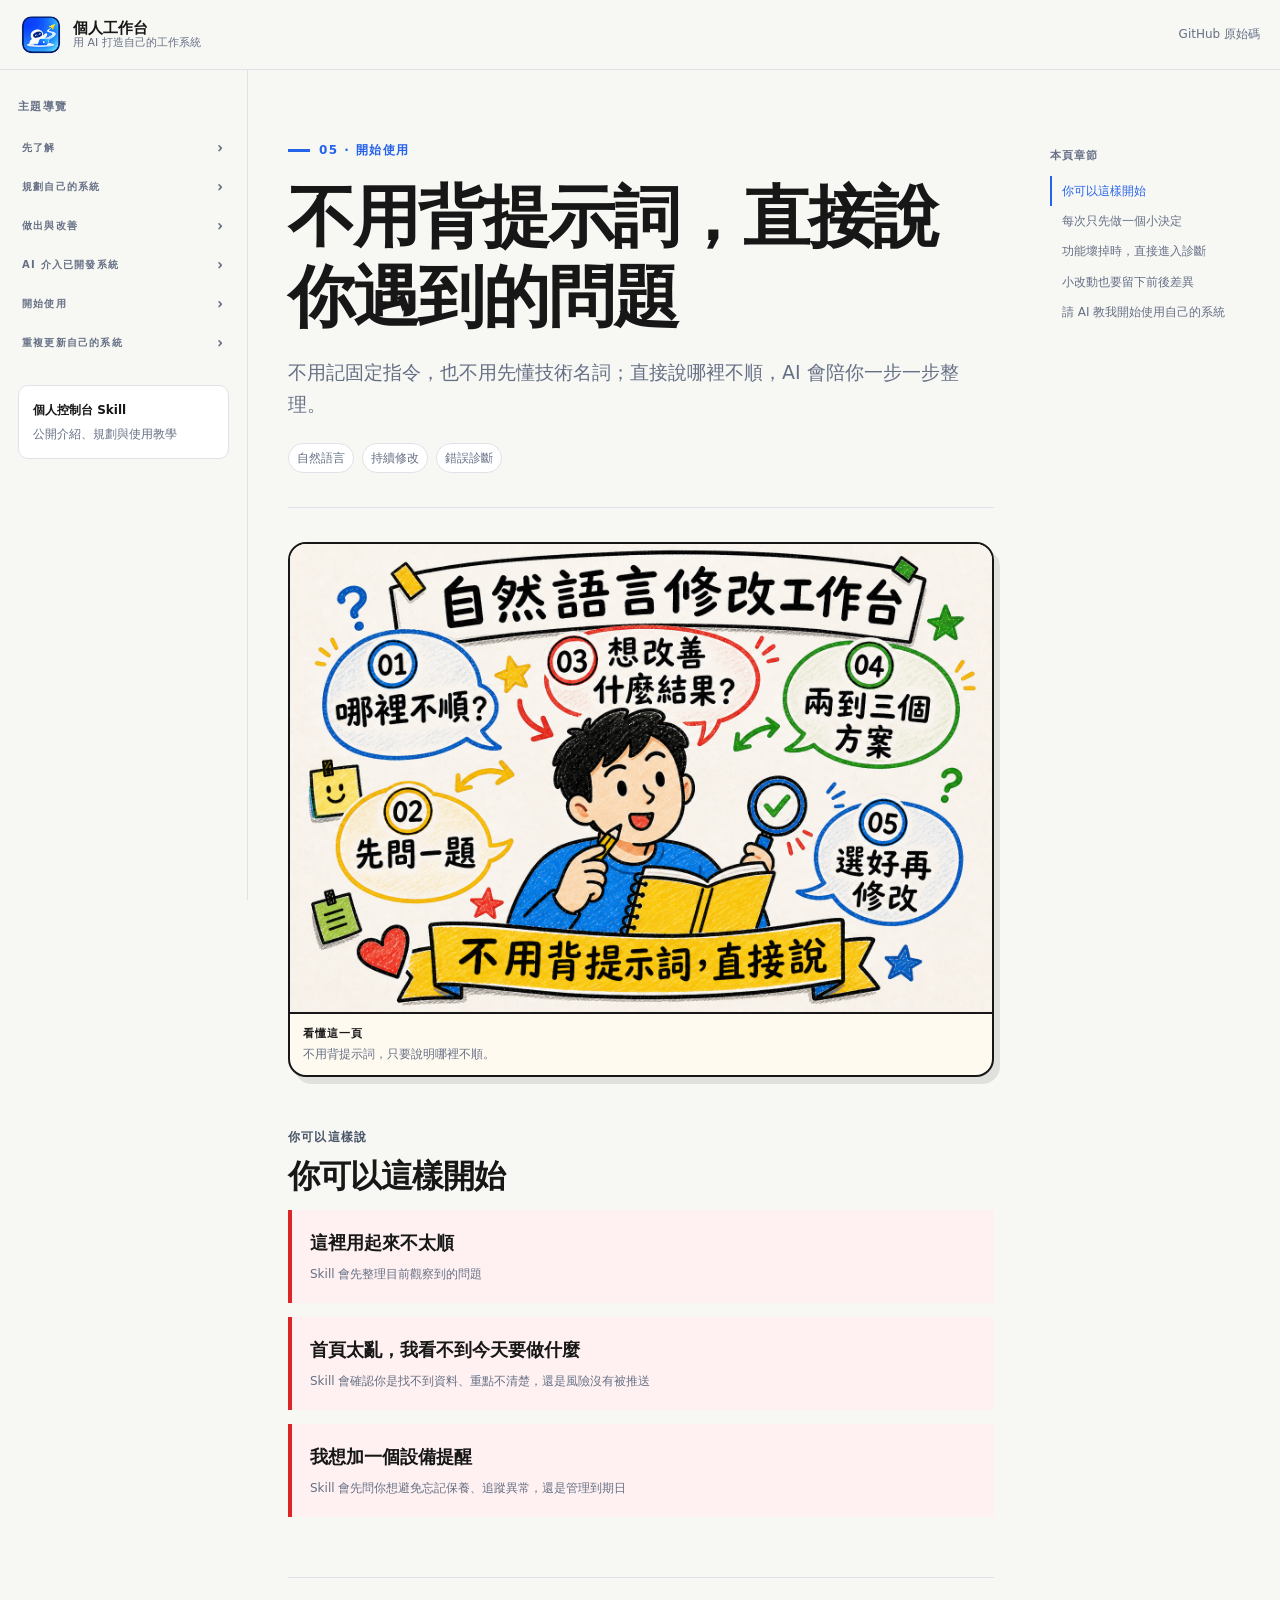
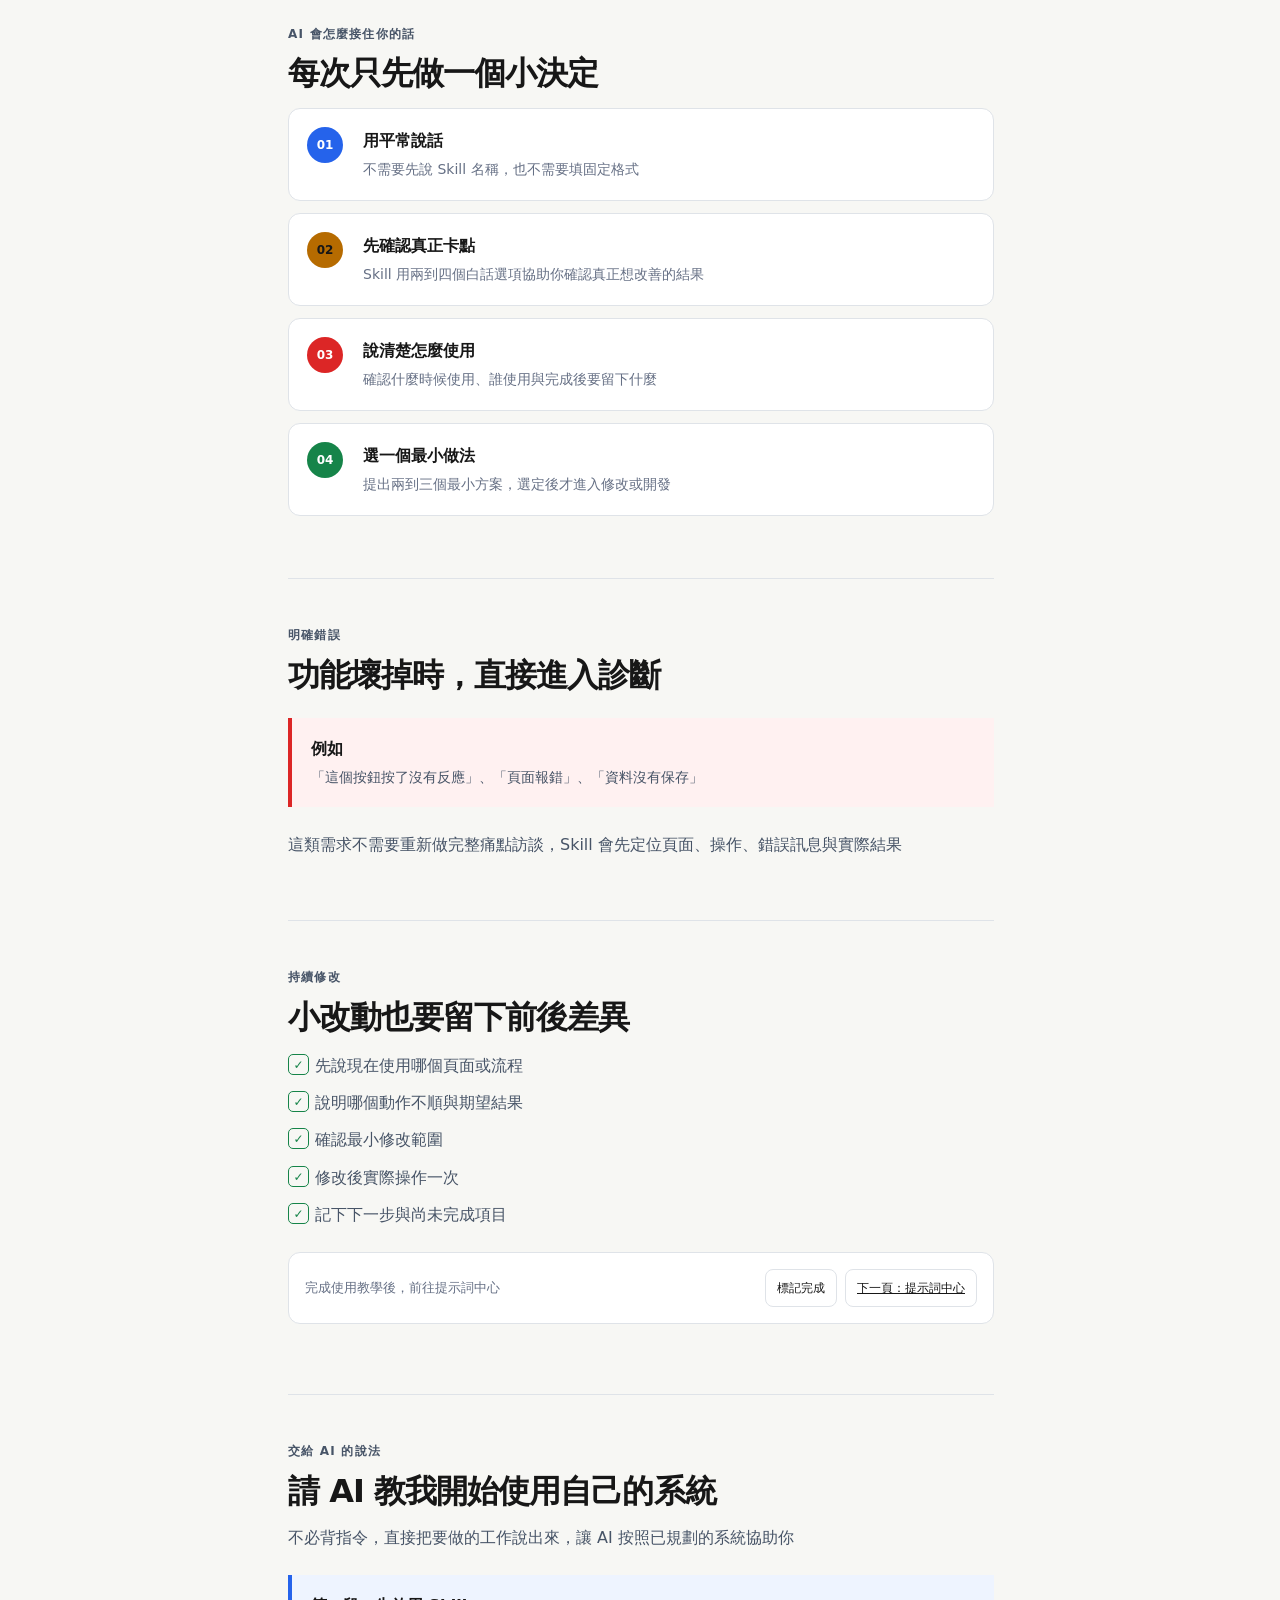
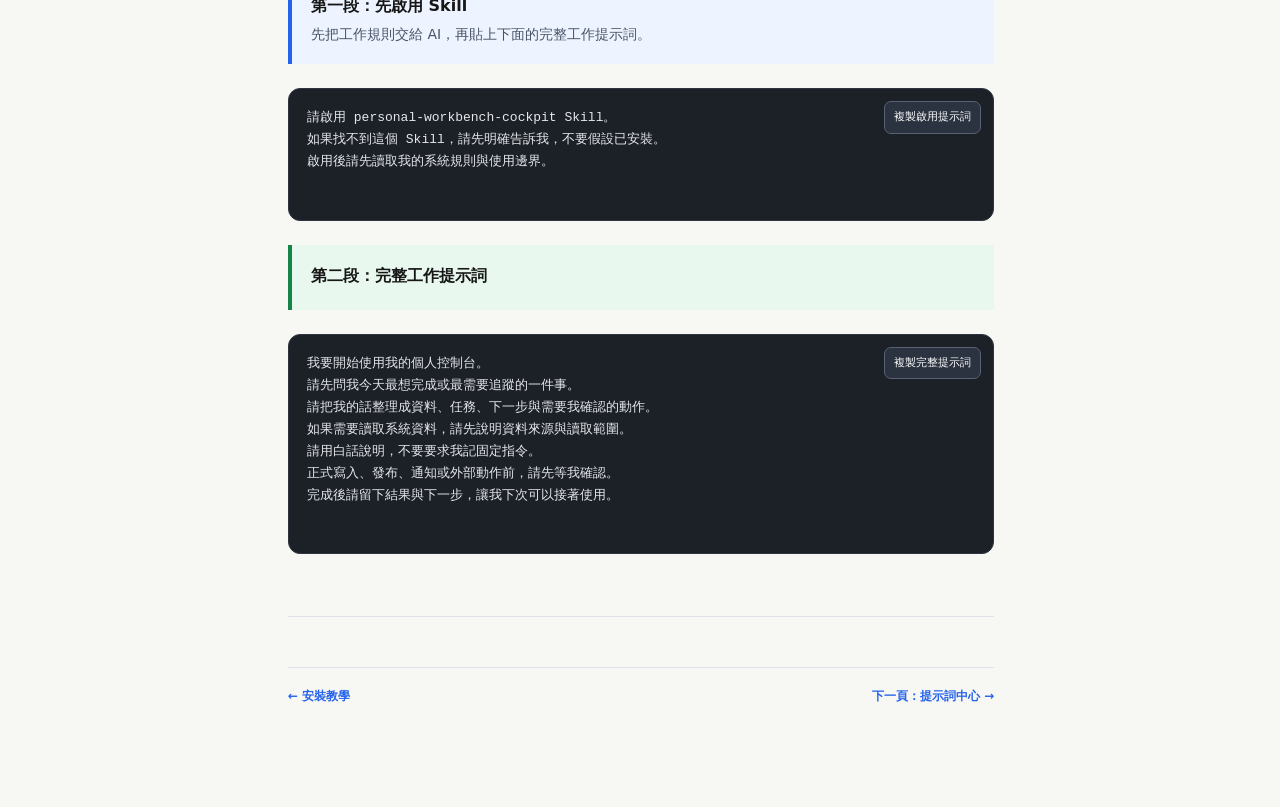
<file: docs/usage.html>
<!doctype html>
<html lang="zh-Hant"><head><meta charset="utf-8"><meta name="viewport" content="width=device-width, initial-scale=1"><meta name="description" content="不用背指令，用平常說話的方式使用個人工作台 Skill"><title>使用教學｜個人工作台</title><link rel="stylesheet" href="styles.css"></head>
<body data-page="usage" data-title="使用教學"><a class="skip-link" href="#main">跳到主要內容</a><header class="site-header" data-site-header></header><aside class="site-sidebar" data-site-sidebar></aside><div class="sidebar-overlay" data-sidebar-overlay></div><main class="doc-main" id="main"><div class="doc-wrap"><article data-doc><header class="article-header"><p class="eyebrow">05 · 開始使用</p><h1 class="article-title">不用背提示詞，直接說你遇到的問題</h1><p class="article-lede">不用記固定指令，也不用先懂技術名詞；直接說哪裡不順，AI 會陪你一步一步整理。</p><div class="article-meta"><span class="tag">自然語言</span><span class="tag">持續修改</span><span class="tag">錯誤診斷</span></div></header><section class="content-section" id="start"><p class="section-label">你可以這樣說</p><h2>你可以這樣開始</h2><div class="quote">這裡用起來不太順<small>Skill 會先整理目前觀察到的問題</small></div><div class="quote">首頁太亂，我看不到今天要做什麼<small>Skill 會確認你是找不到資料、重點不清楚，還是風險沒有被推送</small></div><div class="quote">我想加一個設備提醒<small>Skill 會先問你想避免忘記保養、追蹤異常，還是管理到期日</small></div></section><section class="content-section" id="flow"><p class="section-label">AI 會怎麼接住你的話</p><h2>每次只先做一個小決定</h2><ol class="step-list"><li><div><strong>用平常說話</strong><p>不需要先說 Skill 名稱，也不需要填固定格式</p></div></li><li><div><strong>先確認真正卡點</strong><p>Skill 用兩到四個白話選項協助你確認真正想改善的結果</p></div></li><li><div><strong>說清楚怎麼使用</strong><p>確認什麼時候使用、誰使用與完成後要留下什麼</p></div></li><li><div><strong>選一個最小做法</strong><p>提出兩到三個最小方案，選定後才進入修改或開發</p></div></li></ol></section><section class="content-section" id="errors"><p class="section-label">明確錯誤</p><h2>功能壞掉時，直接進入診斷</h2><div class="callout red"><strong>例如</strong><p>「這個按鈕按了沒有反應」、「頁面報錯」、「資料沒有保存」</p></div><p>這類需求不需要重新做完整痛點訪談，Skill 會先定位頁面、操作、錯誤訊息與實際結果</p></section><section class="content-section" id="change"><p class="section-label">持續修改</p><h2>小改動也要留下前後差異</h2><ul class="check-list"><li>先說現在使用哪個頁面或流程</li><li>說明哪個動作不順與期望結果</li><li>確認最小修改範圍</li><li>修改後實際操作一次</li><li>記下下一步與尚未完成項目</li></ul><div class="progress-panel"><p>完成使用教學後，前往提示詞中心</p><div class="progress-actions"><button class="progress-button" type="button" data-progress-key="usage">標記完成</button><a class="text-button" href="prompts.html">下一頁：提示詞中心</a></div></div></section><footer class="page-footer"><a href="install.html">← 安裝教學</a><a href="prompts.html">下一頁：提示詞中心 →</a></footer></article><aside class="toc" data-toc></aside></div></main><button class="back-top" type="button" data-back-top>回到頂端 ↑</button><script src="app.js" defer></script></body></html>
</file>
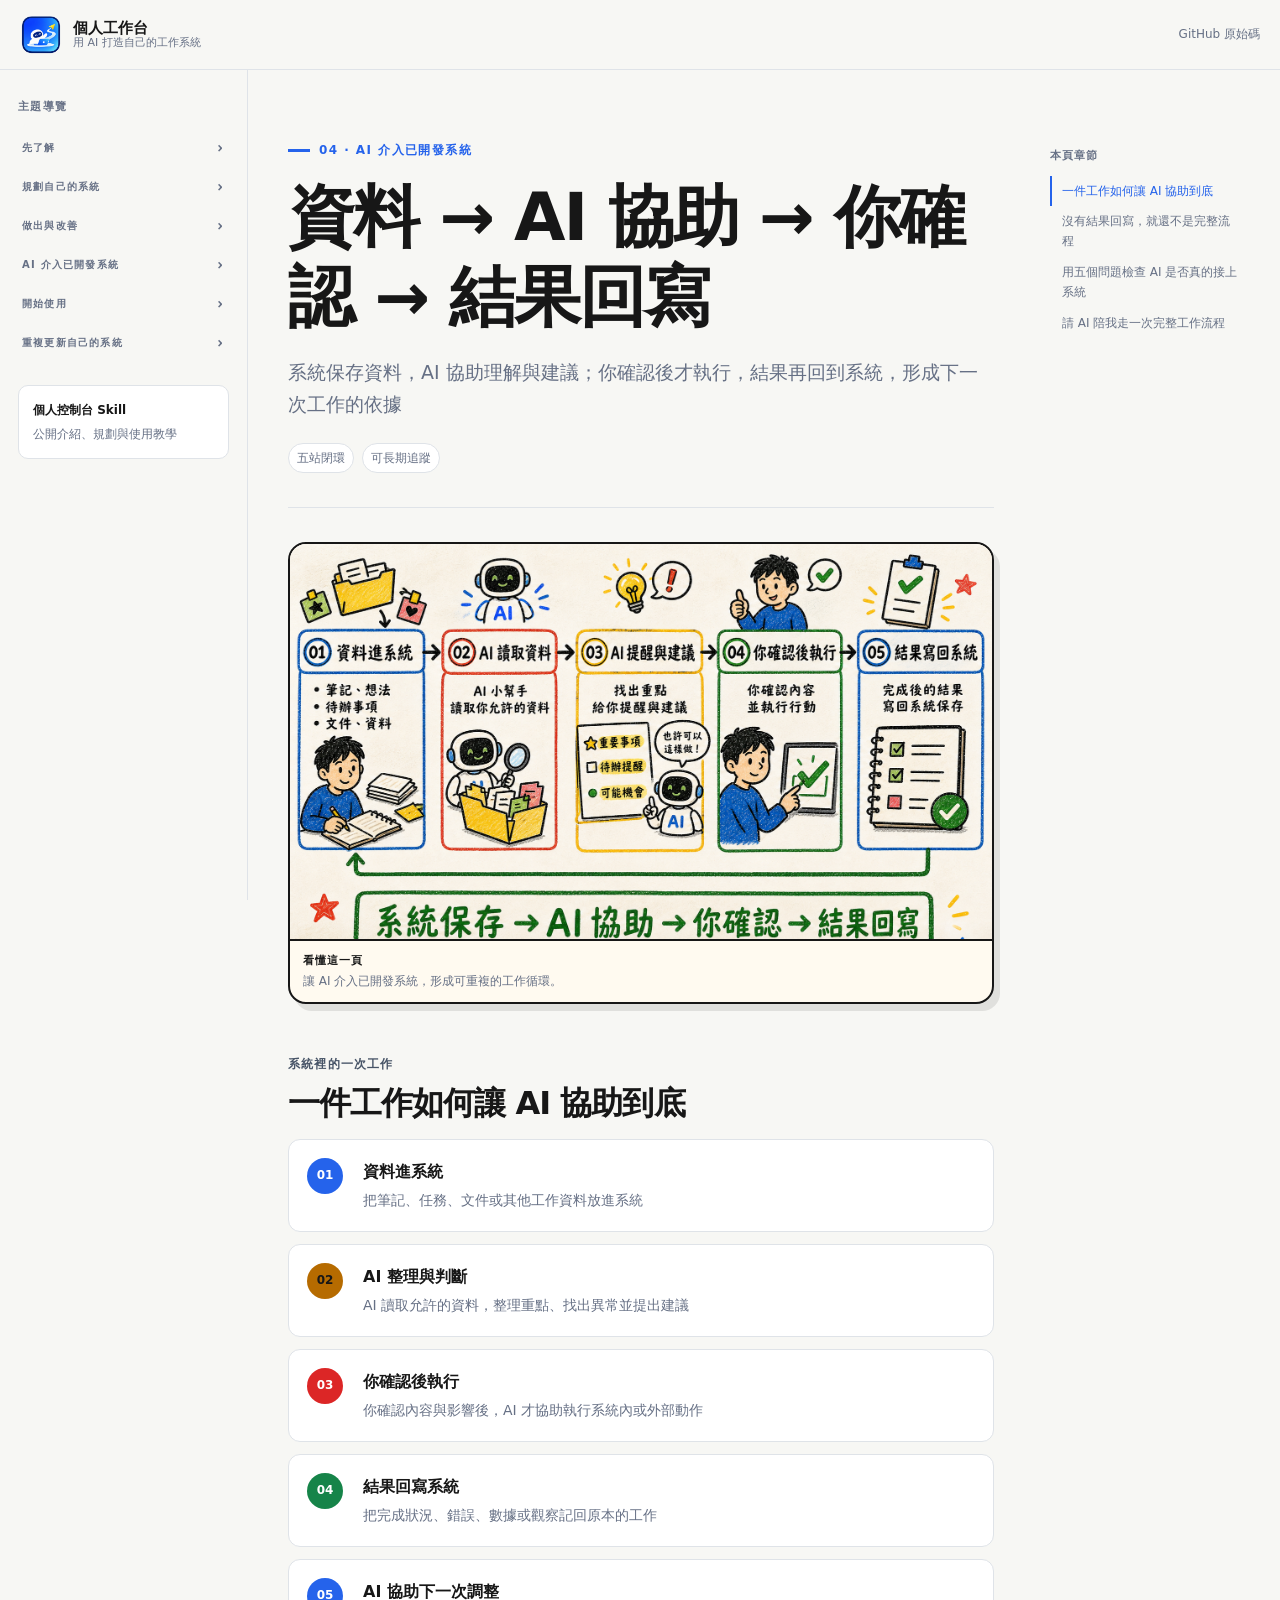
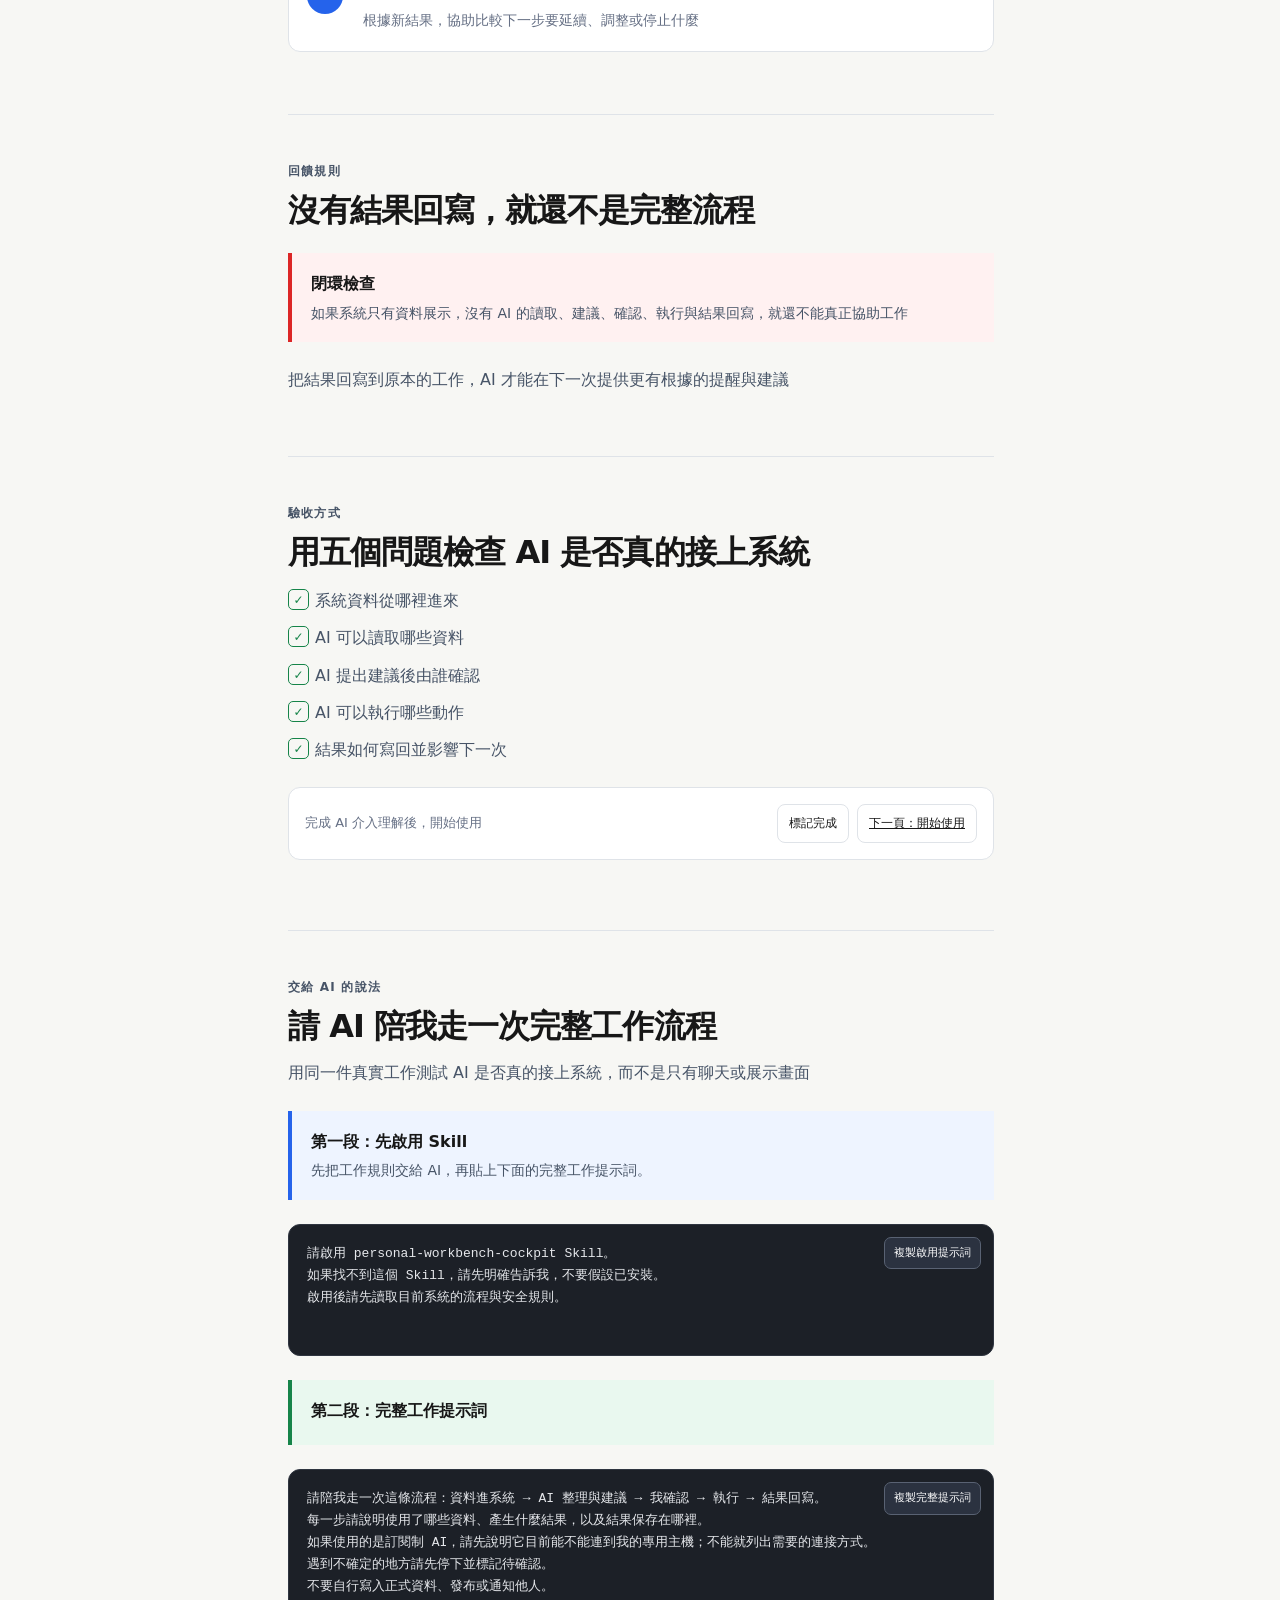
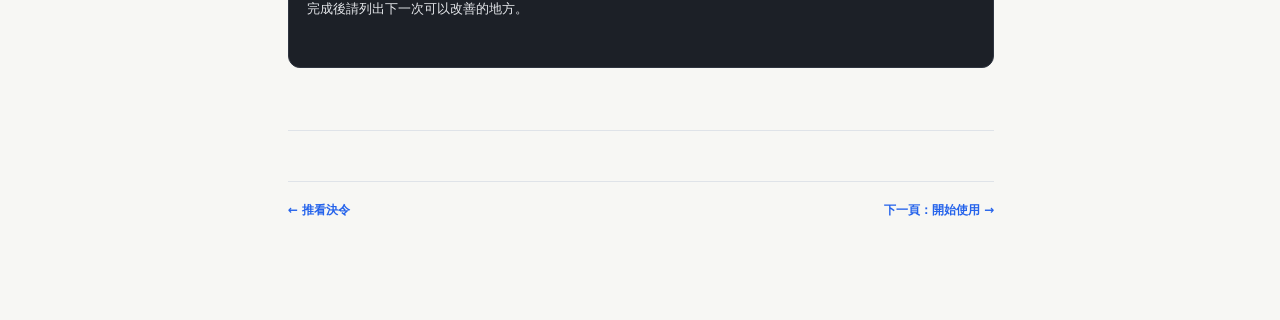
<file: docs/workflow.html>
<!doctype html>
<html lang="zh-Hant"><head><meta charset="utf-8"><meta name="viewport" content="width=device-width, initial-scale=1"><meta name="description" content="AI 介入已開發系統的完整工作流程"><title>完整流程｜個人工作台</title><link rel="stylesheet" href="styles.css"></head>
<body data-page="workflow" data-title="完整流程"><a class="skip-link" href="#main">跳到主要內容</a><header class="site-header" data-site-header></header><aside class="site-sidebar" data-site-sidebar></aside><div class="sidebar-overlay" data-sidebar-overlay></div><main class="doc-main" id="main"><div class="doc-wrap"><article data-doc><header class="article-header"><p class="eyebrow">04 · AI 介入已開發系統</p><h1 class="article-title">資料 → AI 協助 → 你確認 → 結果回寫</h1><p class="article-lede">系統保存資料，AI 協助理解與建議；你確認後才執行，結果再回到系統，形成下一次工作的依據</p><div class="article-meta"><span class="tag">五站閉環</span><span class="tag">可長期追蹤</span></div></header><section class="content-section" id="creator"><p class="section-label">系統裡的一次工作</p><h2>一件工作如何讓 AI 協助到底</h2><ol class="step-list"><li><div><strong>資料進系統</strong><p>把筆記、任務、文件或其他工作資料放進系統</p></div></li><li><div><strong>AI 整理與判斷</strong><p>AI 讀取允許的資料，整理重點、找出異常並提出建議</p></div></li><li><div><strong>你確認後執行</strong><p>你確認內容與影響後，AI 才協助執行系統內或外部動作</p></div></li><li><div><strong>結果回寫系統</strong><p>把完成狀況、錯誤、數據或觀察記回原本的工作</p></div></li><li><div><strong>AI 協助下一次調整</strong><p>根據新結果，協助比較下一步要延續、調整或停止什麼</p></div></li></ol></section><section class="content-section" id="feedback"><p class="section-label">回饋規則</p><h2>沒有結果回寫，就還不是完整流程</h2><div class="callout red"><strong>閉環檢查</strong><p>如果系統只有資料展示，沒有 AI 的讀取、建議、確認、執行與結果回寫，就還不能真正協助工作</p></div><p>把結果回寫到原本的工作，AI 才能在下一次提供更有根據的提醒與建議</p></section><section class="content-section" id="check"><p class="section-label">驗收方式</p><h2>用五個問題檢查 AI 是否真的接上系統</h2><ul class="check-list"><li>系統資料從哪裡進來</li><li>AI 可以讀取哪些資料</li><li>AI 提出建議後由誰確認</li><li>AI 可以執行哪些動作</li><li>結果如何寫回並影響下一次</li></ul><div class="progress-panel"><p>完成 AI 介入理解後，開始使用</p><div class="progress-actions"><button class="progress-button" type="button" data-progress-key="workflow">標記完成</button><a class="text-button" href="install.html">下一頁：開始使用</a></div></div></section><footer class="page-footer"><a href="cockpit.html">← 推看決令</a><a href="install.html">下一頁：開始使用 →</a></footer></article><aside class="toc" data-toc></aside></div></main><button class="back-top" type="button" data-back-top>回到頂端 ↑</button><script src="app.js" defer></script></body></html>
</file>
<file: docs/styles.css>
:root{--paper:#f7f7f4;--surface:#fff;--surface-soft:#f1f3f5;--ink:#171717;--muted:#667085;--line:#dfe3e8;--blue:#2563eb;--blue-soft:#eef4ff;--red:#dc2626;--red-soft:#fff1f1;--yellow:#b66b00;--yellow-soft:#fff7dd;--green:#168449;--green-soft:#e9f8ef;--sidebar:248px;--header:70px;--content:1240px;--ease-out:cubic-bezier(.23,1,.32,1)}
*{box-sizing:border-box}html{scroll-behavior:smooth}body{margin:0;background:var(--paper);color:var(--ink);font-family:Inter,ui-sans-serif,system-ui,-apple-system,BlinkMacSystemFont,"Segoe UI","Noto Sans TC",sans-serif;font-size:16px;line-height:1.7}body.nav-open{overflow:hidden}a{color:inherit}a:focus-visible,button:focus-visible{outline:3px solid rgba(37,99,235,.35);outline-offset:3px}h1,h2,h3,h4{line-height:1.2;letter-spacing:-.03em}h1,h2,h3,h4,p{margin-top:0}button{font:inherit}
.skip-link{position:fixed;top:10px;left:12px;z-index:60;padding:8px 12px;background:var(--ink);color:#fff;transform:translateY(-150%);transition:transform 160ms var(--ease-out)}.skip-link:focus{transform:translateY(0)}
.site-header{position:fixed;top:0;right:0;left:0;z-index:40;height:var(--header);border-bottom:1px solid var(--line);background:rgba(247,247,244,.94);backdrop-filter:blur(16px)}.header-inner{display:flex;align-items:center;justify-content:space-between;width:min(100% - 40px,var(--content));height:100%;margin:auto}.brand{display:inline-flex;align-items:center;gap:11px;text-decoration:none}.brand-logo{display:block;width:42px;height:42px;flex:0 0 auto;object-fit:contain}.brand-name{display:grid;line-height:1.15}.brand-name strong{font-size:15px}.brand-name span{color:var(--muted);font-size:11px}.header-note{color:var(--muted);font-size:12px;text-decoration:none}.header-note:hover{color:var(--blue);text-decoration:underline;text-underline-offset:4px}.menu-button{display:none;border:1px solid var(--line);border-radius:8px;background:var(--surface);padding:8px 11px;color:var(--ink);cursor:pointer}.menu-button span{display:block;width:18px;height:2px;margin:3px;background:currentColor}
.site-sidebar{position:fixed;top:var(--header);bottom:0;left:0;z-index:35;width:var(--sidebar);overflow-y:auto;border-right:1px solid var(--line);background:var(--paper);transition:transform 180ms var(--ease-out)}.sidebar-inner{padding:28px 18px 36px}.sidebar-heading{margin:0 0 20px;color:var(--muted);font-size:11px;font-weight:850;letter-spacing:.12em}.nav-group{margin:22px 0 7px;color:var(--muted);font-size:10px;font-weight:850;letter-spacing:.12em}.nav-link{display:flex;align-items:center;gap:9px;margin:2px 0;padding:8px 9px;border-radius:8px;color:var(--muted);font-size:13px;text-decoration:none;transition:background 150ms ease,color 150ms ease,transform 150ms var(--ease-out)}.nav-link:hover,.nav-link[aria-current=page]{background:var(--surface);color:var(--ink)}.nav-link[aria-current=page]{font-weight:800;box-shadow:inset 3px 0 var(--blue)}.nav-icon{display:grid;width:20px;height:20px;place-items:center;border:1px solid currentColor;border-radius:6px;font-size:11px;font-weight:850}.nav-link:nth-of-type(5) .nav-icon{color:var(--red)}.nav-link:nth-of-type(8) .nav-icon{color:var(--yellow)}.nav-link:nth-of-type(9) .nav-icon{color:var(--green)}.sidebar-foot{margin-top:34px;padding:14px;border:1px solid var(--line);border-radius:10px;background:var(--surface);color:var(--muted);font-size:12px}.sidebar-foot strong{display:block;margin-bottom:4px;color:var(--ink)}.sidebar-overlay{display:none}
.doc-main{min-width:0;margin-left:var(--sidebar);padding-top:var(--header)}.doc-wrap{display:grid;grid-template-columns:minmax(0,820px) 190px;gap:56px;width:min(100% - 80px,var(--content));margin:0 auto;padding:70px 0 100px}.article-header{padding-bottom:34px;border-bottom:1px solid var(--line)}.eyebrow{display:flex;align-items:center;gap:9px;margin-bottom:18px;color:var(--blue);font-size:12px;font-weight:850;letter-spacing:.12em}.eyebrow::before{width:22px;height:3px;background:var(--blue);content:""}.article-title{max-width:760px;margin-bottom:18px;font-size:clamp(38px,5.2vw,68px);font-weight:850}.article-lede{max-width:720px;margin-bottom:22px;color:var(--muted);font-size:19px}.article-meta{display:flex;flex-wrap:wrap;gap:8px;color:var(--muted);font-size:12px}.tag{padding:4px 8px;border:1px solid var(--line);border-radius:999px;background:var(--surface)}.content-section{padding:46px 0;border-bottom:1px solid var(--line)}.content-section:last-child{border-bottom:0}.section-label{margin-bottom:10px;color:var(--blue);font-size:12px;font-weight:850;letter-spacing:.1em}.content-section h2{margin-bottom:14px;font-size:32px}.content-section h3{margin:26px 0 8px;font-size:21px}.content-section p{color:#475467}.content-section>p{max-width:740px}.muted{color:var(--muted)}
.hero-panel{display:grid;grid-template-columns:minmax(0,1fr) minmax(260px,.7fr);gap:30px;align-items:center}.hero-figure,.editorial-figure{margin:0;overflow:hidden;border:1px solid #dacda9;border-radius:16px;background:#fff8e9;box-shadow:8px 9px 0 rgba(220,38,38,.08)}.hero-figure img,.editorial-figure img{display:block;width:100%;height:auto}.hero-figure figcaption,.editorial-figure figcaption{padding:10px 13px;border-top:1px solid #dacda9;color:#5d553f;font-size:12px}.path-choice{display:grid;grid-template-columns:repeat(2,minmax(0,1fr));gap:14px;margin-top:24px}.choice-card{display:block;padding:20px;border:1px solid var(--line);border-top:4px solid var(--blue);border-radius:12px;background:var(--surface);text-decoration:none;transition:transform 160ms var(--ease-out),box-shadow 160ms ease}.choice-card:nth-child(2){border-top-color:var(--red)}.choice-card:hover{transform:translateY(-3px);box-shadow:0 12px 24px rgba(21,21,21,.08)}.choice-card strong{display:block;margin-bottom:5px;font-size:19px}.choice-card span{color:var(--muted);font-size:13px}
.info-grid{display:grid;grid-template-columns:repeat(3,minmax(0,1fr));gap:14px}.info-card{min-height:170px;padding:20px;border:1px solid var(--line);border-top:4px solid var(--blue);border-radius:12px;background:var(--surface)}.info-card:nth-child(2){border-top-color:var(--yellow)}.info-card:nth-child(3){border-top-color:var(--green)}.info-card:nth-child(4){border-top-color:var(--red)}.info-card:nth-child(5){border-top-color:var(--ink)}.info-card h3{margin:22px 0 6px;font-size:19px}.info-card p{margin:0;color:var(--muted);font-size:13px}.index-number{color:var(--muted);font-size:11px;font-weight:850}
.callout{margin:24px 0;padding:17px 19px;border-left:4px solid var(--blue);background:var(--blue-soft)}.callout.red{border-color:var(--red);background:var(--red-soft)}.callout.yellow{border-color:var(--yellow);background:var(--yellow-soft)}.callout.green{border-color:var(--green);background:var(--green-soft)}.callout strong{display:block;margin-bottom:4px}.callout p{margin:0;color:#475467;font-size:14px}.step-list{display:grid;gap:12px;padding:0;list-style:none;counter-reset:step}.step-list li{display:grid;grid-template-columns:42px 1fr;gap:14px;align-items:start;padding:18px;border:1px solid var(--line);border-radius:12px;background:var(--surface)}.step-list li::before{display:grid;width:36px;height:36px;place-items:center;border-radius:50%;background:var(--blue);color:#fff;font-size:12px;font-weight:850;counter-increment:step;content:counter(step,"0")}.step-list li:nth-child(2)::before{background:var(--yellow);color:var(--ink)}.step-list li:nth-child(3)::before{background:var(--red)}.step-list li:nth-child(4)::before{background:var(--green)}.step-list strong{display:block;margin-bottom:4px}.step-list p{margin:0;color:var(--muted);font-size:14px}
.flow-board{display:grid;grid-template-columns:repeat(5,minmax(0,1fr));gap:8px;margin:24px 0}.flow-stage{position:relative;min-height:170px;padding:16px;border-top:4px solid var(--blue);background:var(--surface)}.flow-stage:nth-child(2){border-color:var(--ink)}.flow-stage:nth-child(3){border-color:var(--yellow)}.flow-stage:nth-child(4){border-color:var(--red)}.flow-stage:nth-child(5){border-color:var(--green)}.flow-stage:not(:last-child)::after{position:absolute;top:54%;right:-11px;color:var(--red);font-size:20px;content:"→"}.flow-stage b{color:var(--muted);font-size:11px}.flow-stage strong{display:block;margin:25px 0 7px;font-size:18px}.flow-stage span{color:var(--muted);font-size:12px}.control-grid{display:grid;gap:12px}.control-row{display:grid;grid-template-columns:58px minmax(0,1fr) 130px;gap:16px;align-items:center;padding:16px 18px;border:1px solid var(--line);border-radius:12px;background:var(--surface)}.control-key{display:grid;width:48px;height:48px;place-items:center;border-radius:44% 56% 48% 52%;color:#fff;font-size:20px;font-weight:850;box-shadow:3px 4px 0 rgba(21,21,21,.12)}.control-row:nth-child(1) .control-key{background:var(--blue)}.control-row:nth-child(2) .control-key{background:var(--ink)}.control-row:nth-child(3) .control-key{background:var(--yellow);color:var(--ink)}.control-row:nth-child(4) .control-key{background:var(--green)}.control-row h3{margin:0 0 4px;font-size:18px}.control-row p{margin:0;color:var(--muted);font-size:13px}.control-result{padding:6px 8px;border:1px solid var(--line);border-radius:999px;color:var(--muted);font-size:11px;text-align:center}
.code-card{position:relative;margin:16px 0;padding:18px;border:1px solid #2f3540;border-radius:12px;background:#1c2027;color:#e5e7eb}.code-card pre{margin:0;overflow:auto;font:13px/1.7 Consolas,"Cascadia Code",monospace;white-space:pre-wrap}.copy-button{position:absolute;top:12px;right:12px;border:1px solid #596273;border-radius:7px;background:#2b3240;color:#fff;padding:6px 9px;cursor:pointer;font-size:11px;transition:transform 140ms var(--ease-out),background 140ms ease}.copy-button:hover{background:#3b4658}.copy-button:active{transform:scale(.97)}.copy-status{display:block;min-height:20px;margin-top:8px;color:#93c5fd;font-size:12px}.table-wrap{overflow:auto;border:1px solid var(--line);border-radius:12px}.doc-table{width:100%;border-collapse:collapse;background:var(--surface);font-size:14px}.doc-table th,.doc-table td{padding:13px 15px;border-bottom:1px solid var(--line);vertical-align:top;text-align:left}.doc-table th{background:var(--surface-soft);font-size:12px}.doc-table tr:last-child td{border-bottom:0}.path-box{display:grid;gap:4px;margin:10px 0;padding:11px;border:1px solid var(--line);border-radius:8px;background:var(--surface);font:12px/1.5 Consolas,monospace;overflow-wrap:anywhere}.path-box b{font-family:inherit;color:var(--blue)}.check-list{display:grid;gap:10px;padding:0;list-style:none}.check-list li{position:relative;padding-left:27px;color:#475467}.check-list li::before{position:absolute;top:2px;left:0;display:grid;width:19px;height:19px;place-items:center;border:1px solid var(--green);border-radius:5px;color:var(--green);font-size:12px;content:"✓"}.resource-list{display:grid;grid-template-columns:repeat(2,minmax(0,1fr));gap:12px}.resource-card{display:block;padding:18px;border:1px solid var(--line);border-left:4px solid var(--blue);border-radius:11px;background:var(--surface);text-decoration:none}.resource-card:nth-child(2){border-color:var(--red)}.resource-card:nth-child(3){border-left-color:var(--yellow)}.resource-card:nth-child(4){border-left-color:var(--green)}.resource-card strong{display:block;margin-bottom:5px;font-size:18px}.resource-card span{color:var(--muted);font-size:13px}.quote{margin:14px 0;padding:18px;border-left:4px solid var(--red);background:var(--red-soft);font-size:18px;font-weight:750}.quote small{display:block;margin-top:6px;color:var(--muted);font-size:12px;font-weight:400}
.progress-panel{display:flex;align-items:center;justify-content:space-between;gap:16px;margin:24px 0;padding:16px;border:1px solid var(--line);border-radius:12px;background:var(--surface)}.progress-panel p{margin:0;color:var(--muted);font-size:13px}.progress-actions{display:flex;flex-wrap:wrap;gap:8px}.progress-button,.text-button{border:1px solid var(--line);border-radius:8px;background:var(--surface);padding:8px 11px;color:var(--ink);cursor:pointer;font-size:12px}.progress-button[data-complete=true]{border-color:var(--green);background:var(--green-soft);color:var(--green)}.progress-button:active,.text-button:active{transform:scale(.97)}.toc{position:sticky;top:98px;align-self:start;padding-top:7px}.toc-title{margin-bottom:10px;color:var(--muted);font-size:11px;font-weight:850;letter-spacing:.1em}.toc a{display:block;padding:5px 0 5px 10px;border-left:2px solid transparent;color:var(--muted);font-size:12px;text-decoration:none}.toc a:hover,.toc a.is-active{border-color:var(--blue);color:var(--blue)}.back-top{position:fixed;right:24px;bottom:24px;z-index:30;display:grid;width:46px;height:46px;place-items:center;border:2px solid var(--blue);border-radius:50%;background:var(--surface);padding:0;color:transparent;font-size:0;box-shadow:0 8px 20px rgba(21,21,21,.12);cursor:pointer;opacity:0;pointer-events:none;transform:translateY(8px);transition:opacity 160ms ease,transform 160ms var(--ease-out),background 160ms ease}.back-top::before{color:var(--blue);content:"↑";font-size:24px;font-weight:850;line-height:1}.back-top:hover{background:var(--blue)}.back-top:hover::before{color:#fff}.back-top:focus-visible{outline:3px solid var(--yellow);outline-offset:3px}.back-top.is-visible{opacity:1;pointer-events:auto;transform:translateY(0)}.page-footer{display:flex;justify-content:space-between;gap:16px;margin-top:50px;padding-top:18px;border-top:1px solid var(--line);color:var(--muted);font-size:12px}.page-footer a{color:var(--blue);font-weight:800;text-decoration:none}
.page-visual{display:grid;grid-template-columns:1fr;gap:14px;margin:34px 0 4px}.visual-card{min-width:0;margin:0;overflow:hidden;border:2px solid var(--ink);border-radius:18px;background:var(--surface);box-shadow:6px 7px 0 rgba(21,21,21,.1)}.visual-card img{display:block;width:100%;height:auto}.diagram-card{background:#fffaf0}.visual-card figcaption{padding:11px 13px;border-top:2px solid var(--ink);color:var(--muted);font-size:12px;line-height:1.55}.visual-label{display:block;margin-bottom:3px;color:var(--ink);font-size:11px;font-weight:850;letter-spacing:.08em}
@media (max-width:1050px){.doc-wrap{grid-template-columns:minmax(0,1fr);width:min(100% - 56px,820px)}.toc{display:none}.info-grid{grid-template-columns:repeat(2,minmax(0,1fr))}.flow-board{grid-template-columns:repeat(3,minmax(0,1fr))}.flow-stage:nth-child(3)::after{display:none}.resource-list{grid-template-columns:repeat(2,minmax(0,1fr))}}
@media (max-width:720px){:root{--header:62px;--sidebar:280px}.header-inner{width:calc(100% - 28px)}.header-note{display:none}.menu-button{display:block}.site-sidebar{top:var(--header);transform:translateX(-105%);box-shadow:12px 0 30px rgba(21,21,21,.12)}body.nav-open .site-sidebar{transform:translateX(0)}.sidebar-overlay{position:fixed;inset:var(--header) 0 0;z-index:34;display:block;background:rgba(21,21,21,.28);opacity:0;pointer-events:none;transition:opacity 180ms ease}.nav-open .sidebar-overlay{opacity:1;pointer-events:auto}.doc-main{margin-left:0;padding-top:var(--header)}.doc-wrap{width:calc(100% - 32px);padding:42px 0 70px}.article-title{font-size:clamp(36px,12vw,56px)}.article-lede{font-size:17px}.hero-panel{grid-template-columns:1fr}.path-choice,.info-grid,.resource-list{grid-template-columns:1fr}.flow-board{grid-template-columns:1fr}.flow-stage{min-height:0}.flow-stage:not(:last-child)::after{top:auto;right:auto;bottom:-15px;left:50%;content:"↓"}.control-row{grid-template-columns:50px minmax(0,1fr)}.control-result{grid-column:2;justify-self:start}.progress-panel{align-items:flex-start;flex-direction:column}.page-footer{flex-direction:column}.back-top{right:15px;bottom:15px}.page-visual{grid-template-columns:1fr;margin-top:24px}.visual-card figcaption{font-size:11px}}
@media (prefers-reduced-motion:reduce){html{scroll-behavior:auto}*,*::before,*::after{animation-duration:.01ms!important;animation-iteration-count:1!important;transition-duration:.01ms!important}.choice-card:hover,.nav-link:hover{transform:none}}
.step-list li{grid-template-columns:42px minmax(0,1fr)}.step-list li::before{content:counter(step,decimal-leading-zero)}
.template-prompt-grid{display:grid;grid-template-columns:repeat(2,minmax(0,1fr));gap:18px}.template-prompt-card{min-width:0;padding:20px;border:1px solid var(--line);border-top:4px solid var(--blue);border-radius:12px;background:var(--surface)}.template-prompt-card:nth-child(2){border-top-color:var(--yellow)}.template-prompt-card:nth-child(3){border-top-color:var(--red)}.template-prompt-card:nth-child(4){border-top-color:var(--green)}.template-prompt-card:nth-child(5){border-top-color:var(--ink)}.template-prompt-card h3{margin:18px 0 7px;font-size:21px}.template-prompt-card>p{min-height:42px;margin-bottom:18px;color:var(--muted);font-size:13px}.template-prompt-card .callout{margin:0 0 16px;padding:13px 15px}.template-prompt-card .callout p{font-size:12px;overflow-wrap:anywhere}.template-prompt-card .code-card{margin-bottom:0}.template-prompt-card .code-card pre{max-height:360px;overflow:auto}
.case-brief-grid{display:grid;grid-template-columns:repeat(2,minmax(0,1fr));gap:12px;margin:24px 0}.case-brief{min-width:0;padding:18px;border:1px solid var(--line);border-top:4px solid var(--blue);border-radius:12px;background:var(--surface)}.case-brief:nth-child(2){border-top-color:var(--yellow)}.case-brief:nth-child(3){border-top-color:var(--red)}.case-brief:nth-child(4){border-top-color:var(--green)}.case-brief h3{margin:14px 0 6px;font-size:19px}.case-brief p{margin:0;color:var(--muted);font-size:13px}.case-figure{margin:24px 0 0;overflow:hidden;border:2px solid var(--ink);border-radius:16px;background:#fffaf0;box-shadow:6px 7px 0 rgba(21,21,21,.1)}.case-figure img{display:block;width:100%;height:auto}.case-figure figcaption{padding:11px 13px;border-top:2px solid var(--ink);color:var(--muted);font-size:12px;line-height:1.55}.case-loop{margin-top:28px}
@media (max-width:720px){.template-prompt-grid{grid-template-columns:1fr}}
.nav-group-section{margin-top:22px}.nav-group{display:flex;align-items:center;justify-content:space-between;width:100%;margin:0 0 7px;padding:0 4px;border:0;background:transparent;color:var(--muted);font:inherit;font-size:10px;font-weight:850;letter-spacing:.12em;text-align:left;cursor:pointer}.nav-group:hover{color:var(--ink)}.nav-group-chevron{font-size:14px;line-height:1;transition:transform 150ms ease}.nav-group[aria-expanded=false] .nav-group-chevron{transform:rotate(-90deg)}.nav-group-links{display:grid;gap:0}.nav-group-links[hidden]{display:none}.nav-link[data-page-key=workflow] .nav-icon{color:var(--red)}.nav-link[data-page-key=optimize] .nav-icon{color:var(--yellow)}.nav-link[data-page-key=install] .nav-icon{color:var(--green)}
@media (max-width:720px){.case-brief-grid{grid-template-columns:1fr}}
.nav-group-toggle{display:flex;align-items:center;justify-content:space-between;width:100%;margin:22px 0 7px;border:0;background:transparent;padding:0;color:var(--muted);font:inherit;font-size:10px;font-weight:850;letter-spacing:.12em;text-align:left;cursor:pointer}.nav-group-toggle:hover,.nav-group-toggle:focus-visible{color:var(--blue)}.nav-group-chevron{font-size:15px;line-height:1;transition:transform 160ms var(--ease-out)}.nav-group-toggle[aria-expanded=false] .nav-group-chevron{transform:rotate(-90deg)}.nav-group-links[hidden]{display:none}
.cycle-board{display:grid;grid-template-columns:repeat(2,minmax(0,1fr));gap:14px;position:relative;margin:24px 0;padding:24px;border:2px solid var(--ink);border-radius:18px;background:#fffaf0;box-shadow:6px 7px 0 rgba(21,21,21,.1)}.cycle-step{position:relative;display:grid;grid-template-columns:48px minmax(0,1fr) 22px;gap:14px;align-items:start;min-width:0;padding:18px;border:2px solid var(--ink);border-radius:14px;background:var(--surface)}.cycle-step-push{border-color:var(--blue);background:var(--blue-soft)}.cycle-step-see{border-color:var(--ink)}.cycle-step-decide{border-color:var(--red);background:var(--red-soft)}.cycle-step-command{border-color:var(--green);background:var(--green-soft)}.cycle-key{display:grid;width:44px;height:44px;place-items:center;border-radius:44% 56% 48% 52%;color:#fff;font-size:20px;font-weight:850;box-shadow:3px 4px 0 rgba(21,21,21,.12)}.cycle-step-push .cycle-key{background:var(--blue)}.cycle-step-see .cycle-key{background:var(--ink)}.cycle-step-decide .cycle-key{background:var(--red)}.cycle-step-command .cycle-key{background:var(--green)}.cycle-step h3{margin:2px 0 5px;font-size:18px}.cycle-step p{margin:0;color:var(--muted);font-size:13px;line-height:1.55}.cycle-arrow{align-self:center;color:var(--ink);font-size:24px;font-weight:850;text-align:center}.cycle-return{grid-column:1 / -1;display:flex;align-items:center;justify-content:center;gap:14px;margin-top:2px;padding:14px;border:2px dashed var(--yellow);border-radius:12px;background:var(--yellow-soft);text-align:center}.cycle-return strong{font-size:15px}.cycle-return span{color:var(--muted);font-size:12px}@media (max-width:720px){.cycle-board{grid-template-columns:1fr;padding:14px}.cycle-step{grid-template-columns:44px minmax(0,1fr) 18px;padding:15px}.cycle-step h3{font-size:17px}.cycle-return{grid-column:auto;align-items:flex-start;flex-direction:column;gap:2px;text-align:left}.cycle-arrow{font-size:20px}}
</file>
